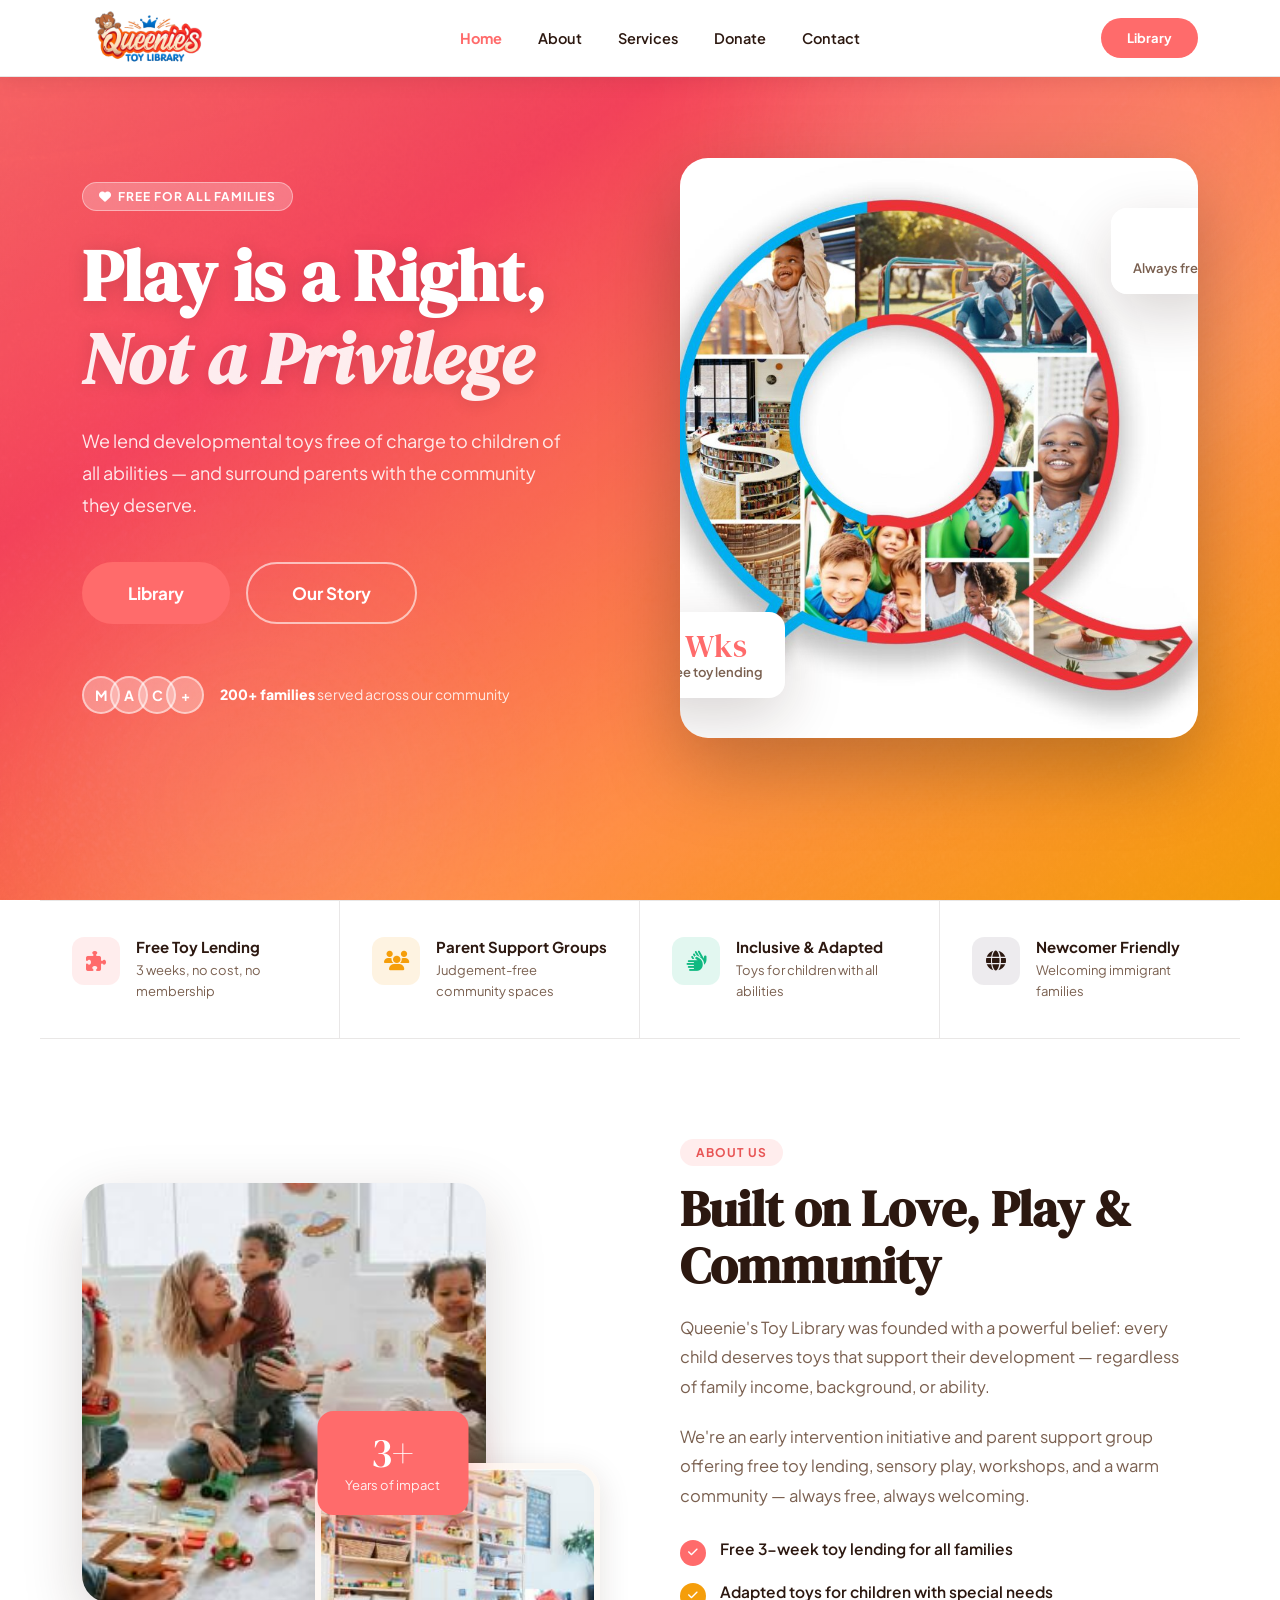
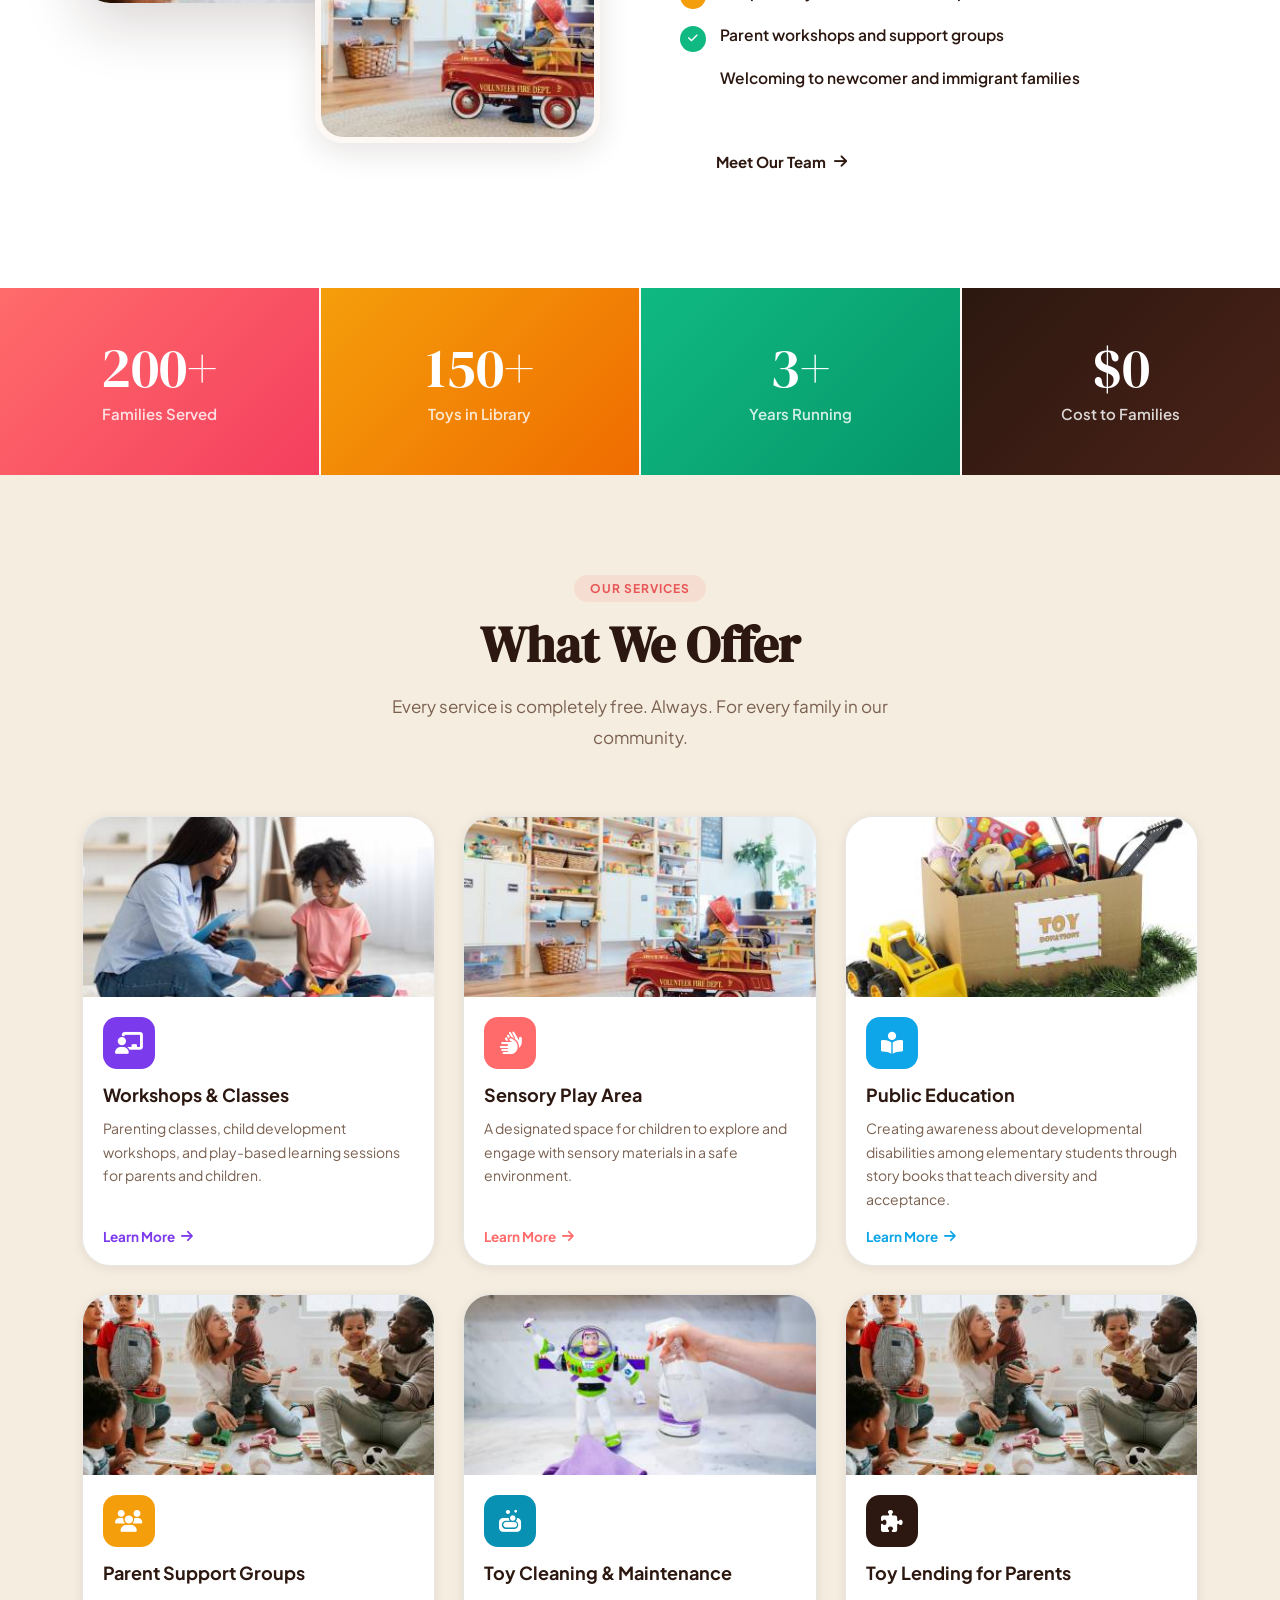
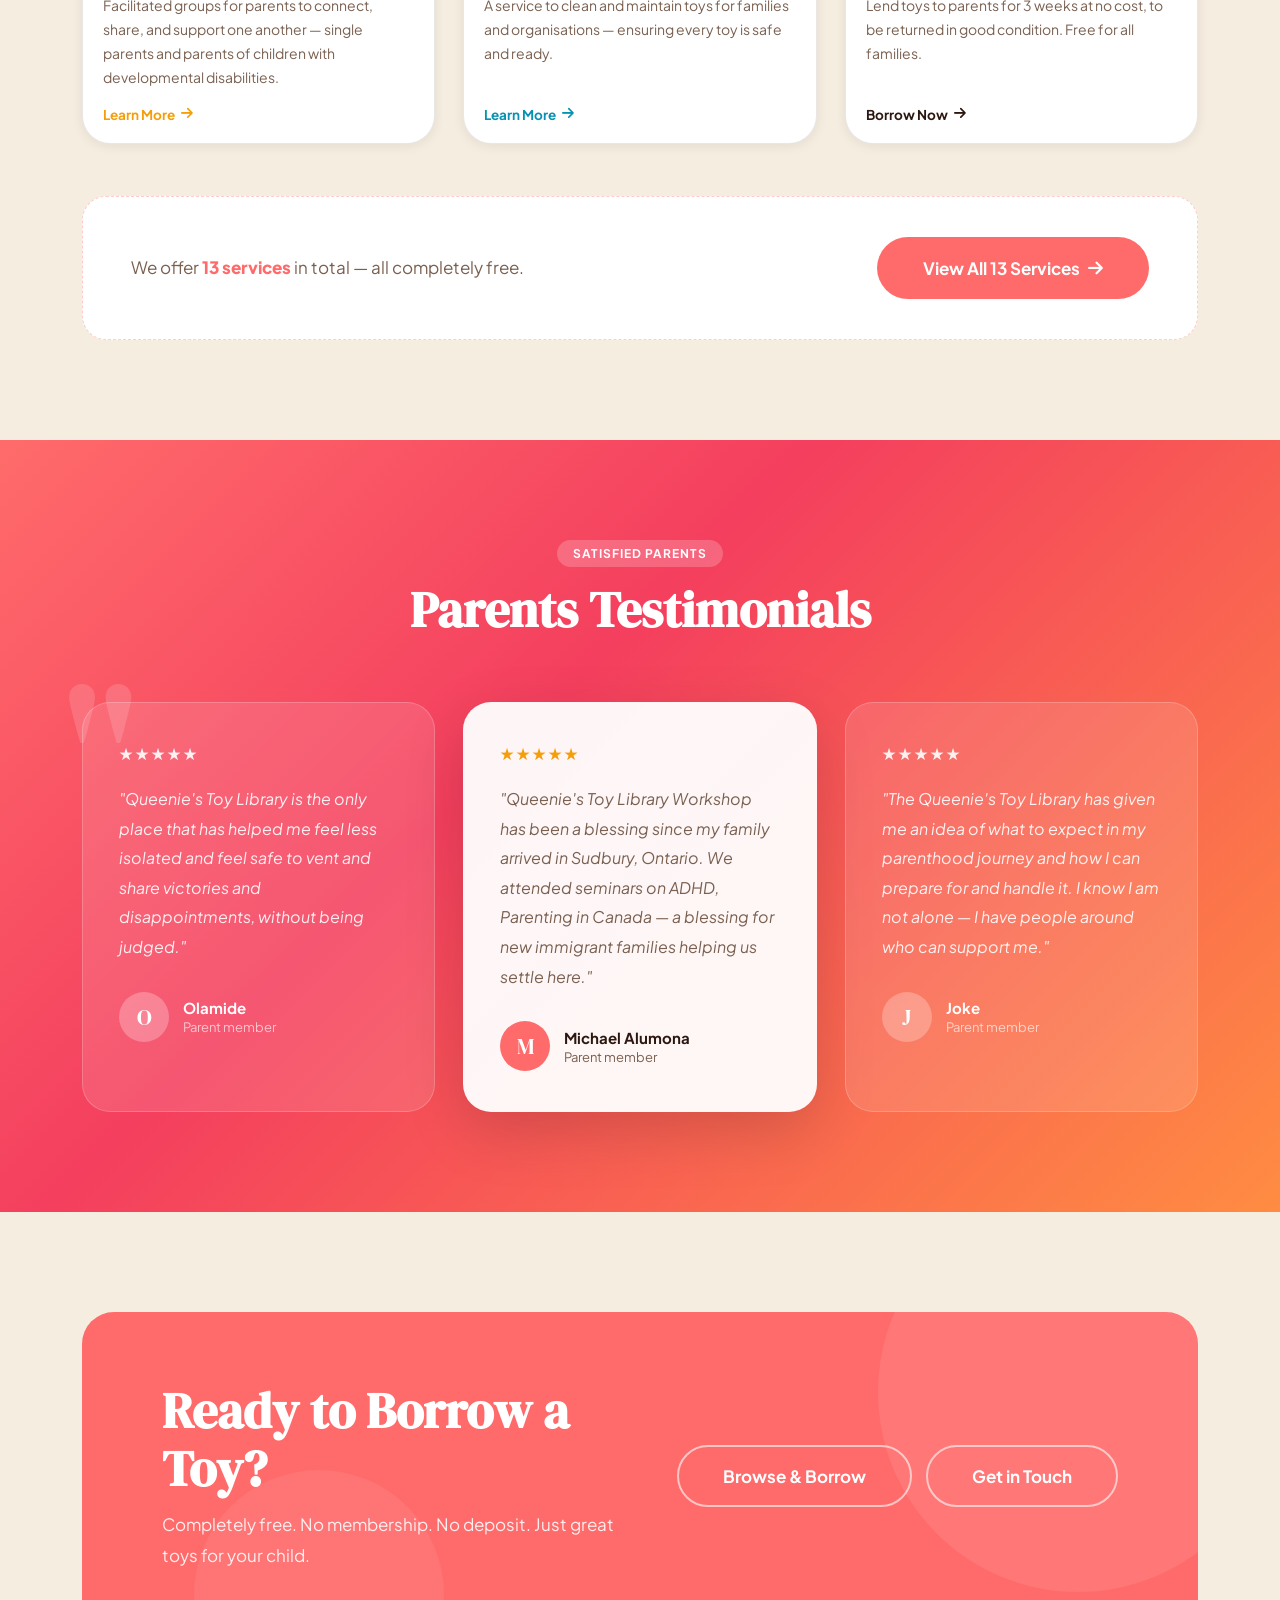
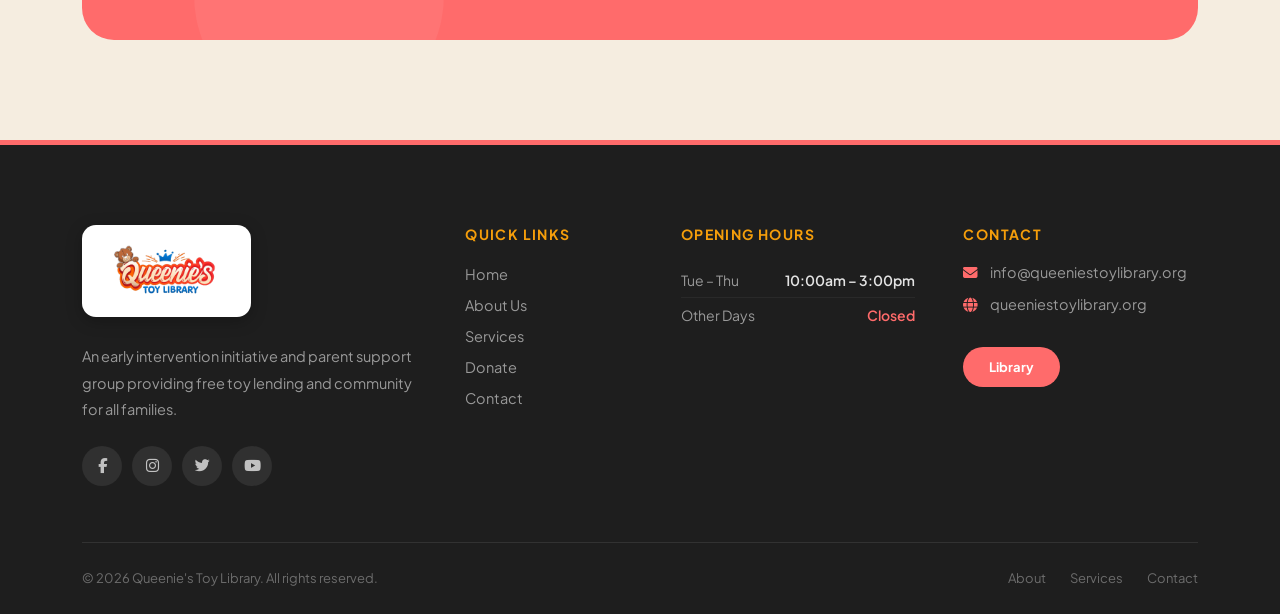
<file: index.html>
<!DOCTYPE html>
<html lang="en">
<head>
<meta charset="UTF-8">
<meta name="viewport" content="width=device-width, initial-scale=1.0">
<title>Queenie's Toy Library — Play is a Right, Not a Privilege</title>
<meta name="description" content="Free developmental toy lending and parent support for all families. An early intervention initiative in Canada.">
<link rel="icon" href="images/logo.png">
<link rel="stylesheet" href="https://cdnjs.cloudflare.com/ajax/libs/font-awesome/6.4.0/css/all.min.css">
<link rel="stylesheet" href="css/style.css">
</head>
<body>

<div id="preloader">
  <img src="images/logo.png" alt="Queenie's Toy Library">
  <div class="preloader-bar"><div class="preloader-fill"></div></div>
</div>

<!-- NAV -->
<nav class="nav" id="nav">
  <div class="container">
    <div class="nav-inner">
      <a href="index.html" class="nav-logo">
        <img src="images/logo.png" alt="Queenie's Toy Library" class="dark">
        <img src="images/logo.png" alt="Queenie's Toy Library" class="light">
      </a>
      <div class="nav-links">
        <a href="index.html" class="active">Home</a>
        <a href="pages/about.html">About</a>
        <a href="pages/services.html">Services</a>
        <a href="pages/donate.html">Donate</a>
        <a href="pages/contact.html">Contact</a>
      </div>
      <div class="nav-cta">
        <a href="https://library.queeniestoylibrary.org" class="btn btn-coral btn-sm">Library</a>
      </div>
      <div class="hamburger" id="ham"><span></span><span></span><span></span></div>
    </div>
  </div>
</nav>

<div class="mobile-nav" id="mobileNav">
  <button class="mobile-close" id="mClose">&times;</button>
  <a href="index.html">Home</a>
  <a href="pages/about.html">About</a>
  <a href="pages/services.html">Services</a>
  
  
  <a href="pages/donate.html">Donate</a>
  <a href="pages/contact.html">Contact</a>
  <div class="mobile-cta"><a href="pages/borrow.html" class="btn btn-coral" style="width:100%;justify-content:center;">Library</a></div>
</div>

<!-- HERO -->
<section class="hero">
  <div class="hero-bg"></div>
  <div class="hero-shapes">
    <div class="hero-blob hero-blob-1"></div>
    <div class="hero-blob hero-blob-2"></div>
  </div>
  <div class="container">
    <div class="hero-inner">
      <div class="hero-content">
        <div class="hero-eyebrow">
          <span class="pill pill-coral"><i class="fas fa-heart"></i> Free for All Families</span>
        </div>
        <h1 class="hero-title">Play is a Right, <em>Not a Privilege</em></h1>
        <p class="hero-desc">We lend developmental toys free of charge to children of all abilities — and surround parents with the community they deserve.</p>
        <div class="hero-actions">
          <a href="pages/borrow.html" class="btn btn-coral btn-lg">Library</a>
          <a href="pages/about.html" class="btn btn-ghost-white btn-lg">Our Story</a>
        </div>
        <div class="hero-trust">
          <div class="hero-trust-avatars">
            <span>M</span><span>A</span><span>C</span><span>+</span>
          </div>
          <p><strong>200+ families</strong> served across our community</p>
        </div>
      </div>
      <div class="hero-visual">
        <div class="hero-img-wrap">
          <img src="images/founder.jpg" alt="Queenie's Toy Library">
          <div class="hero-card hero-card-1">
            <div class="card-num">3 Wks</div>
            <div class="card-label">Free toy lending</div>
          </div>
          <div class="hero-card hero-card-2">
            <div class="card-num" style="color:#fff;">100%</div>
            <div class="card-label">Always free</div>
          </div>
        </div>
      </div>
    </div>
  </div>
</section>

<!-- FEATURE STRIP -->
<div class="feature-strip">
  <div class="container--wide">
    <div class="feature-strip-inner">
      <div class="feature-item fade-up">
        <div class="feature-icon" style="background:rgba(255,107,107,.12);color:var(--coral);"><i class="fas fa-puzzle-piece"></i></div>
        <div><h5>Free Toy Lending</h5><p>3 weeks, no cost, no membership</p></div>
      </div>
      <div class="feature-item fade-up" style="transition-delay:.1s">
        <div class="feature-icon" style="background:rgba(245,158,11,.12);color:var(--amber);"><i class="fas fa-users"></i></div>
        <div><h5>Parent Support Groups</h5><p>Judgement-free community spaces</p></div>
      </div>
      <div class="feature-item fade-up" style="transition-delay:.2s">
        <div class="feature-icon" style="background:rgba(16,185,129,.12);color:var(--sage);"><i class="fas fa-hands"></i></div>
        <div><h5>Inclusive &amp; Adapted</h5><p>Toys for children with all abilities</p></div>
      </div>
      <div class="feature-item fade-up" style="transition-delay:.3s">
        <div class="feature-icon" style="background:rgba(26,10,46,.08);color:var(--plum);"><i class="fas fa-globe"></i></div>
        <div><h5>Newcomer Friendly</h5><p>Welcoming immigrant families</p></div>
      </div>
    </div>
  </div>
</div>

<!-- ABOUT -->
<section class="section section-white">
  <div class="container">
    <div class="about-grid">
      <div class="about-imgs fade-up">
        <img src="images/gallery-1.jpg" alt="Community" class="about-img-main">
        <img src="images/gallery-3.jpg" alt="Play" class="about-img-sec">
        <div class="about-badge"><div class="n">3+</div><div class="l">Years of impact</div></div>
      </div>
      <div class="about-text fade-up" style="transition-delay:.15s">
        <span class="section-eyebrow"><span class="pill pill-coral">About Us</span></span>
        <h2 class="section-title">Built on Love, Play &amp; Community</h2>
        <p>Queenie's Toy Library was founded with a powerful belief: every child deserves toys that support their development — regardless of family income, background, or ability.</p>
        <p>We're an early intervention initiative and parent support group offering free toy lending, sensory play, workshops, and a warm community — always free, always welcoming.</p>
        <ul class="check-list">
          <li><span class="icon" style="background:var(--coral);"><i class="fas fa-check"></i></span>Free 3-week toy lending for all families</li>
          <li><span class="icon" style="background:var(--amber);"><i class="fas fa-check"></i></span>Adapted toys for children with special needs</li>
          <li><span class="icon" style="background:var(--sage);"><i class="fas fa-check"></i></span>Parent workshops and support groups</li>
          <li><span class="icon" style="background:var(--plum);"><i class="fas fa-check"></i></span>Welcoming to newcomer and immigrant families</li>
        </ul>
        <a href="pages/about.html" class="btn btn-plum">Meet Our Team <i class="fas fa-arrow-right"></i></a>
      </div>
    </div>
  </div>
</section>

<!-- STATS -->
<section class="section" style="padding:0;background:transparent;">
  <div class="stats-grid">
    <div class="stat-card fade-up">
      <div class="stat-num">200+</div>
      <div class="stat-label">Families Served</div>
    </div>
    <div class="stat-card fade-up" style="transition-delay:.1s">
      <div class="stat-num">150+</div>
      <div class="stat-label">Toys in Library</div>
    </div>
    <div class="stat-card fade-up" style="transition-delay:.2s">
      <div class="stat-num">3+</div>
      <div class="stat-label">Years Running</div>
    </div>
    <div class="stat-card fade-up" style="transition-delay:.3s">
      <div class="stat-num">$0</div>
      <div class="stat-label">Cost to Families</div>
    </div>
  </div>
</section>


<!-- SERVICES GRID — 3x2 preview, rest on services page -->
<section class="section section-cream2">
  <div class="container">
    <div class="section-header center fade-up">
      <span class="section-eyebrow"><span class="pill pill-coral">Our Services</span></span>
      <h2 class="section-title">What We Offer</h2>
      <p class="section-sub">Every service is completely free. Always. For every family in our community.</p>
    </div>
    <div class="services-grid home-services-grid">

      <div class="service-card fade-up">
        <div class="svc-img-wrap"><img src="images/gallery-2.jpg" alt="Workshops &amp; Classes"></div>
        <div class="service-icon" style="background:#7C3AED;"><i class="fas fa-chalkboard-teacher"></i></div>
        <h4>Workshops &amp; Classes</h4>
        <p>Parenting classes, child development workshops, and play-based learning sessions for parents and children.</p>
        <a href="pages/services.html" class="service-link" style="color:#7C3AED;">Learn More <i class="fas fa-arrow-right"></i></a>
      </div>

      <div class="service-card fade-up" style="transition-delay:.08s">
        <div class="svc-img-wrap"><img src="images/gallery-3.jpg" alt="Sensory Play Area"></div>
        <div class="service-icon" style="background:var(--coral);"><i class="fas fa-hands"></i></div>
        <h4>Sensory Play Area</h4>
        <p>A designated space for children to explore and engage with sensory materials in a safe environment.</p>
        <a href="pages/services.html" class="service-link" style="color:var(--coral);">Learn More <i class="fas fa-arrow-right"></i></a>
      </div>

      <div class="service-card fade-up" style="transition-delay:.16s">
        <div class="svc-img-wrap"><img src="images/gallery-4.jpg" alt="Public Education"></div>
        <div class="service-icon" style="background:#0EA5E9;"><i class="fas fa-book-reader"></i></div>
        <h4>Public Education</h4>
        <p>Creating awareness about developmental disabilities among elementary students through story books that teach diversity and acceptance.</p>
        <a href="pages/services.html" class="service-link" style="color:#0EA5E9;">Learn More <i class="fas fa-arrow-right"></i></a>
      </div>

      <div class="service-card fade-up" style="transition-delay:.24s">
        <div class="svc-img-wrap"><img src="images/gallery-1.jpg" alt="Parent Support Groups"></div>
        <div class="service-icon" style="background:var(--amber);"><i class="fas fa-users"></i></div>
        <h4>Parent Support Groups</h4>
        <p>Facilitated groups for parents to connect, share, and support one another — single parents and parents of children with developmental disabilities.</p>
        <a href="pages/services.html" class="service-link" style="color:var(--amber);">Learn More <i class="fas fa-arrow-right"></i></a>
      </div>

      <div class="service-card fade-up" style="transition-delay:.32s">
        <div class="svc-img-wrap"><img src="images/gallery-7.jpg" alt="Toy Cleaning &amp; Maintenance"></div>
        <div class="service-icon" style="background:#0891B2;"><i class="fas fa-soap"></i></div>
        <h4>Toy Cleaning &amp; Maintenance</h4>
        <p>A service to clean and maintain toys for families and organisations — ensuring every toy is safe and ready.</p>
        <a href="pages/services.html" class="service-link" style="color:#0891B2;">Learn More <i class="fas fa-arrow-right"></i></a>
      </div>

      <div class="service-card fade-up" style="transition-delay:.40s">
        <div class="svc-img-wrap"><img src="images/gallery-1.jpg" alt="Toy Lending for Parents"></div>
        <div class="service-icon" style="background:var(--dark);"><i class="fas fa-puzzle-piece"></i></div>
        <h4>Toy Lending for Parents</h4>
        <p>Lend toys to parents for 3 weeks at no cost, to be returned in good condition. Free for all families.</p>
        <a href="pages/borrow.html" class="service-link" style="color:var(--dark);">Borrow Now <i class="fas fa-arrow-right"></i></a>
      </div>

    </div>

    <!-- View all CTA -->
    <div class="services-view-more fade-up">
      <p>We offer <strong>13 services</strong> in total — all completely free.</p>
      <a href="pages/services.html" class="btn btn-coral btn-lg">View All 13 Services <i class="fas fa-arrow-right"></i></a>
    </div>
  </div>
</section>

<!-- TESTIMONIALS -->
<section class="section section-warm">
  <div class="container">
    <div class="section-header center fade-up">
      <span class="section-eyebrow"><span class="pill" style="background:rgba(255,255,255,.2);color:#fff;">Satisfied Parents</span></span>
      <h2 class="section-title white">Parents Testimonials</h2>
    </div>
    <div class="testi-wrap">
      <div class="testi-big-quote">"</div>
      <div class="testi-grid">
        <div class="testi-card fade-up">
          <div class="testi-stars">★★★★★</div>
          <p class="testi-text">"Queenie's Toy Library is the only place that has helped me feel less isolated and feel safe to vent and share victories and disappointments, without being judged."</p>
          <div class="testi-author">
            <div class="testi-avatar" style="background:rgba(255,255,255,.25);">O</div>
            <div><div class="testi-name">Olamide</div><div class="testi-role">Parent member</div></div>
          </div>
        </div>
        <div class="testi-card featured fade-up" style="transition-delay:.1s">
          <div class="testi-stars">★★★★★</div>
          <p class="testi-text">"Queenie's Toy Library Workshop has been a blessing since my family arrived in Sudbury, Ontario. We attended seminars on ADHD, Parenting in Canada — a blessing for new immigrant families helping us settle here."</p>
          <div class="testi-author">
            <div class="testi-avatar" style="background:var(--coral);">M</div>
            <div><div class="testi-name">Michael Alumona</div><div class="testi-role">Parent member</div></div>
          </div>
        </div>
        <div class="testi-card fade-up" style="transition-delay:.2s">
          <div class="testi-stars">★★★★★</div>
          <p class="testi-text">"The Queenie's Toy Library has given me an idea of what to expect in my parenthood journey and how I can prepare for and handle it. I know I am not alone — I have people around who can support me."</p>
          <div class="testi-author">
            <div class="testi-avatar" style="background:rgba(255,255,255,.25);">J</div>
            <div><div class="testi-name">Joke</div><div class="testi-role">Parent member</div></div>
          </div>
        </div>
      </div>
    </div>
  </div>
</section>

<!-- CTA BANNER -->
<section class="section section-cream2">
  <div class="container">
    <div class="cta-banner fade-up">
      <div class="cta-banner-inner">
        <div>
          <h2>Ready to Borrow a Toy?</h2>
          <p>Completely free. No membership. No deposit. Just great toys for your child.</p>
        </div>
        <div class="cta-banner-actions">
          <a href="pages/borrow.html" class="btn btn-ghost-white btn-lg">Browse &amp; Borrow</a>
          <a href="pages/contact.html" class="btn btn-ghost-white btn-lg">Get in Touch</a>
        </div>
      </div>
    </div>
  </div>
</section>

<!-- FOOTER -->
<footer class="footer">
  <div class="container">
    <div class="footer-grid">
      <div class="footer-brand">
        <div class="footer-logo-wrap"><img src="images/logo.png" alt="Queenie's Toy Library"></div>
        <p class="footer-desc">An early intervention initiative and parent support group providing free toy lending and community for all families.</p>
        <div class="footer-socials">
          <a href="#" aria-label="Facebook"><i class="fab fa-facebook-f"></i></a>
          <a href="#" aria-label="Instagram"><i class="fab fa-instagram"></i></a>
          <a href="#" aria-label="Twitter"><i class="fab fa-twitter"></i></a>
          <a href="#" aria-label="YouTube"><i class="fab fa-youtube"></i></a>
        </div>
      </div>
      <div class="footer-col">
        <h5>Quick Links</h5>
        <ul class="footer-links">
          <li><a href="index.html">Home</a></li>
          <li><a href="pages/about.html">About Us</a></li>
          <li><a href="pages/services.html">Services</a></li>
          <li></li>
          <li></li>
          <li><a href="pages/donate.html">Donate</a></li>
          <li><a href="pages/contact.html">Contact</a></li>
        </ul>
      </div>
      <div class="footer-col">
        <h5>Opening Hours</h5>
        <ul class="footer-hours">
          <li><span>Tue – Thu</span><span class="v">10:00am – 3:00pm</span></li>
          
          <li><span>Other Days</span><span class="c">Closed</span></li>
        </ul>
      </div>
      <div class="footer-col">
        <h5>Contact</h5>
        <ul class="footer-contact">
          <li><i class="fas fa-envelope"></i><a href="mailto:info@queeniestoylibrary.org">info@queeniestoylibrary.org</a></li>
          <li><i class="fas fa-globe"></i><span>queeniestoylibrary.org</span></li>
        </ul>
        <a href="pages/borrow.html" class="btn btn-coral btn-sm" style="margin-top:20px;">Library</a>
      </div>
    </div>
    <div class="footer-bottom">
      <p>&copy; 2026 Queenie's Toy Library. All rights reserved.</p>
      <div class="footer-bottom-links">
        <a href="pages/about.html">About</a>
        <a href="pages/services.html">Services</a>
        <a href="pages/contact.html">Contact</a>
      </div>
    </div>
  </div>
</footer>

<div id="btt"><i class="fas fa-arrow-up"></i></div>

<script src="js/jquery.min.js"></script>
<script>
  // Preloader
  window.addEventListener('load',()=>{ setTimeout(()=>{ document.getElementById('preloader').classList.add('done'); },800); });
  // Nav scroll
  const nav=document.getElementById('nav');
  window.addEventListener('scroll',()=>{ nav.classList.toggle('scrolled',window.scrollY>10); document.getElementById('btt').classList.toggle('show',window.scrollY>500); });
  // Mobile menu
  document.getElementById('ham').addEventListener('click',()=>document.getElementById('mobileNav').classList.add('open'));
  document.getElementById('mClose').addEventListener('click',()=>document.getElementById('mobileNav').classList.remove('open'));
  // Back to top
  document.getElementById('btt').addEventListener('click',()=>window.scrollTo({top:0,behavior:'smooth'}));
  // Scroll animations
  const observer=new IntersectionObserver((entries)=>{ entries.forEach(e=>{ if(e.isIntersecting) e.target.classList.add('visible'); }); },{threshold:.12});
  document.querySelectorAll('.fade-up').forEach(el=>observer.observe(el));
</script>
</body>
</html>
</file>
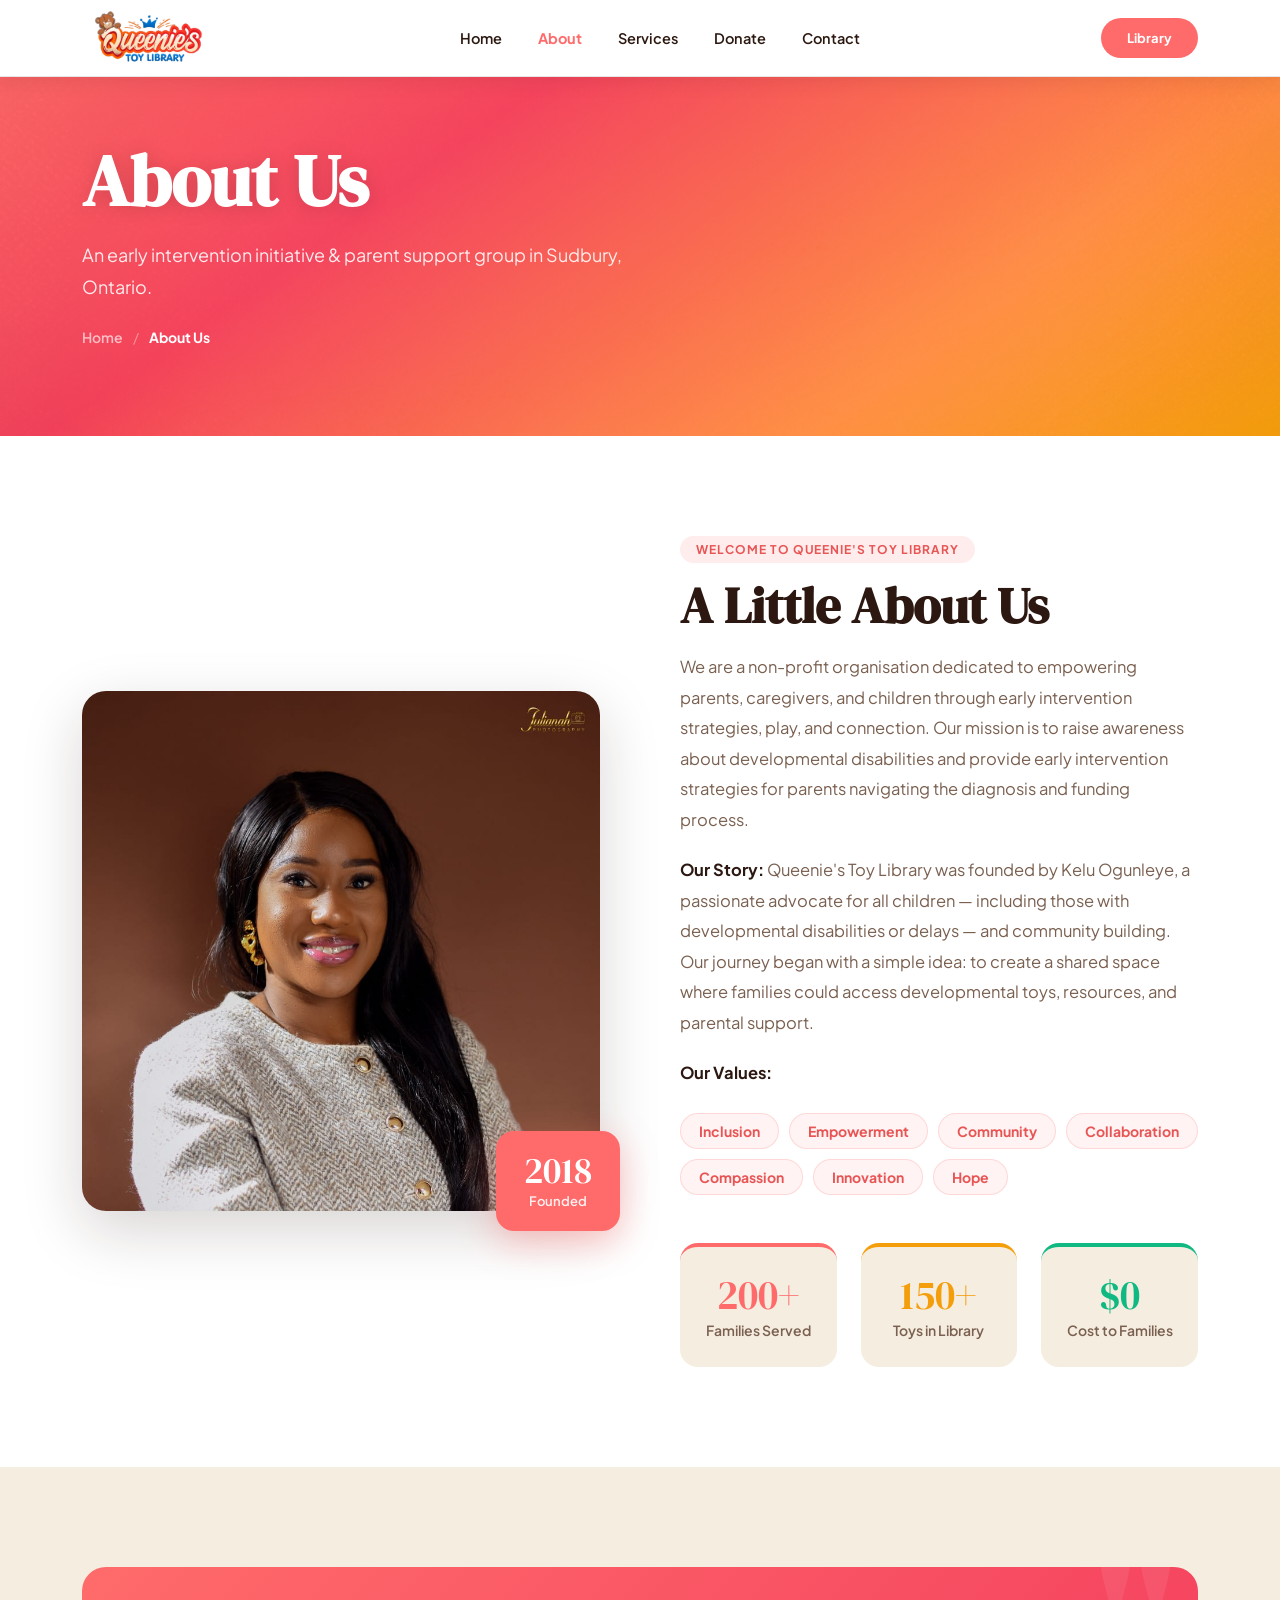
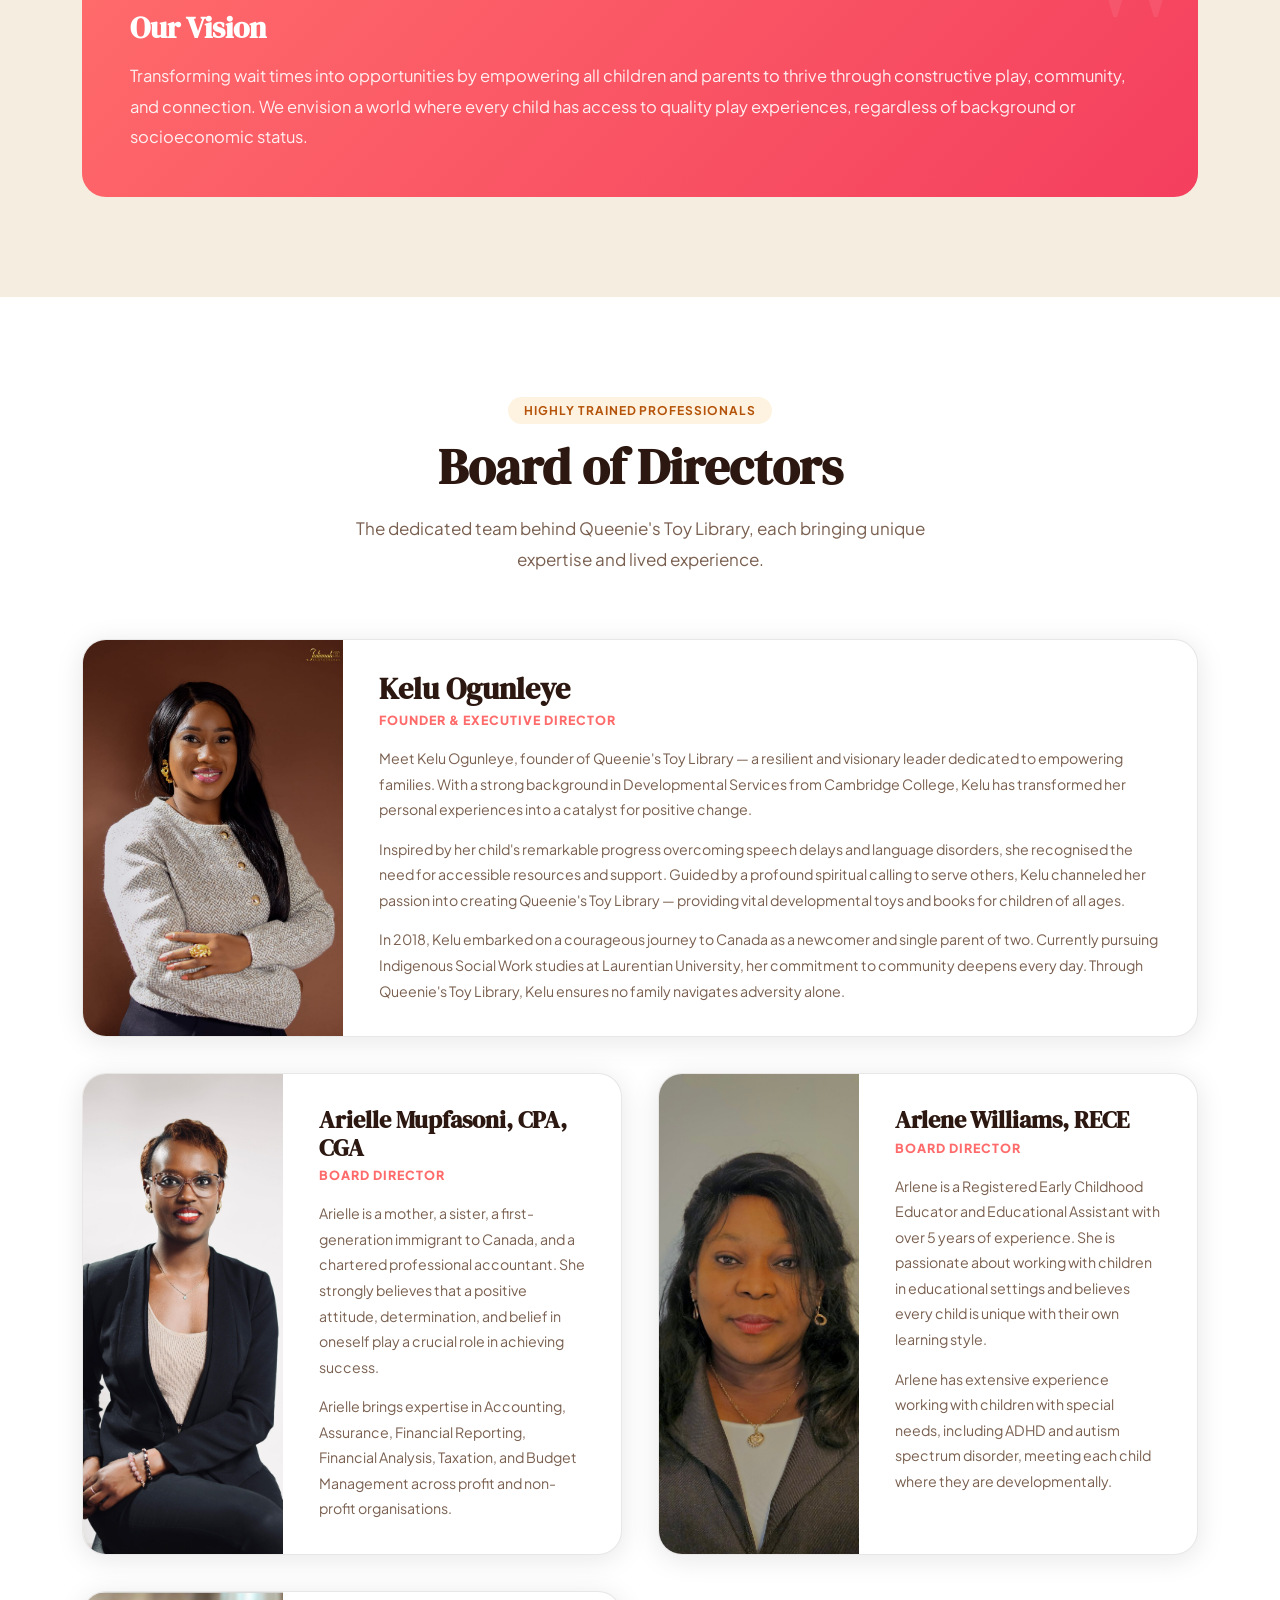
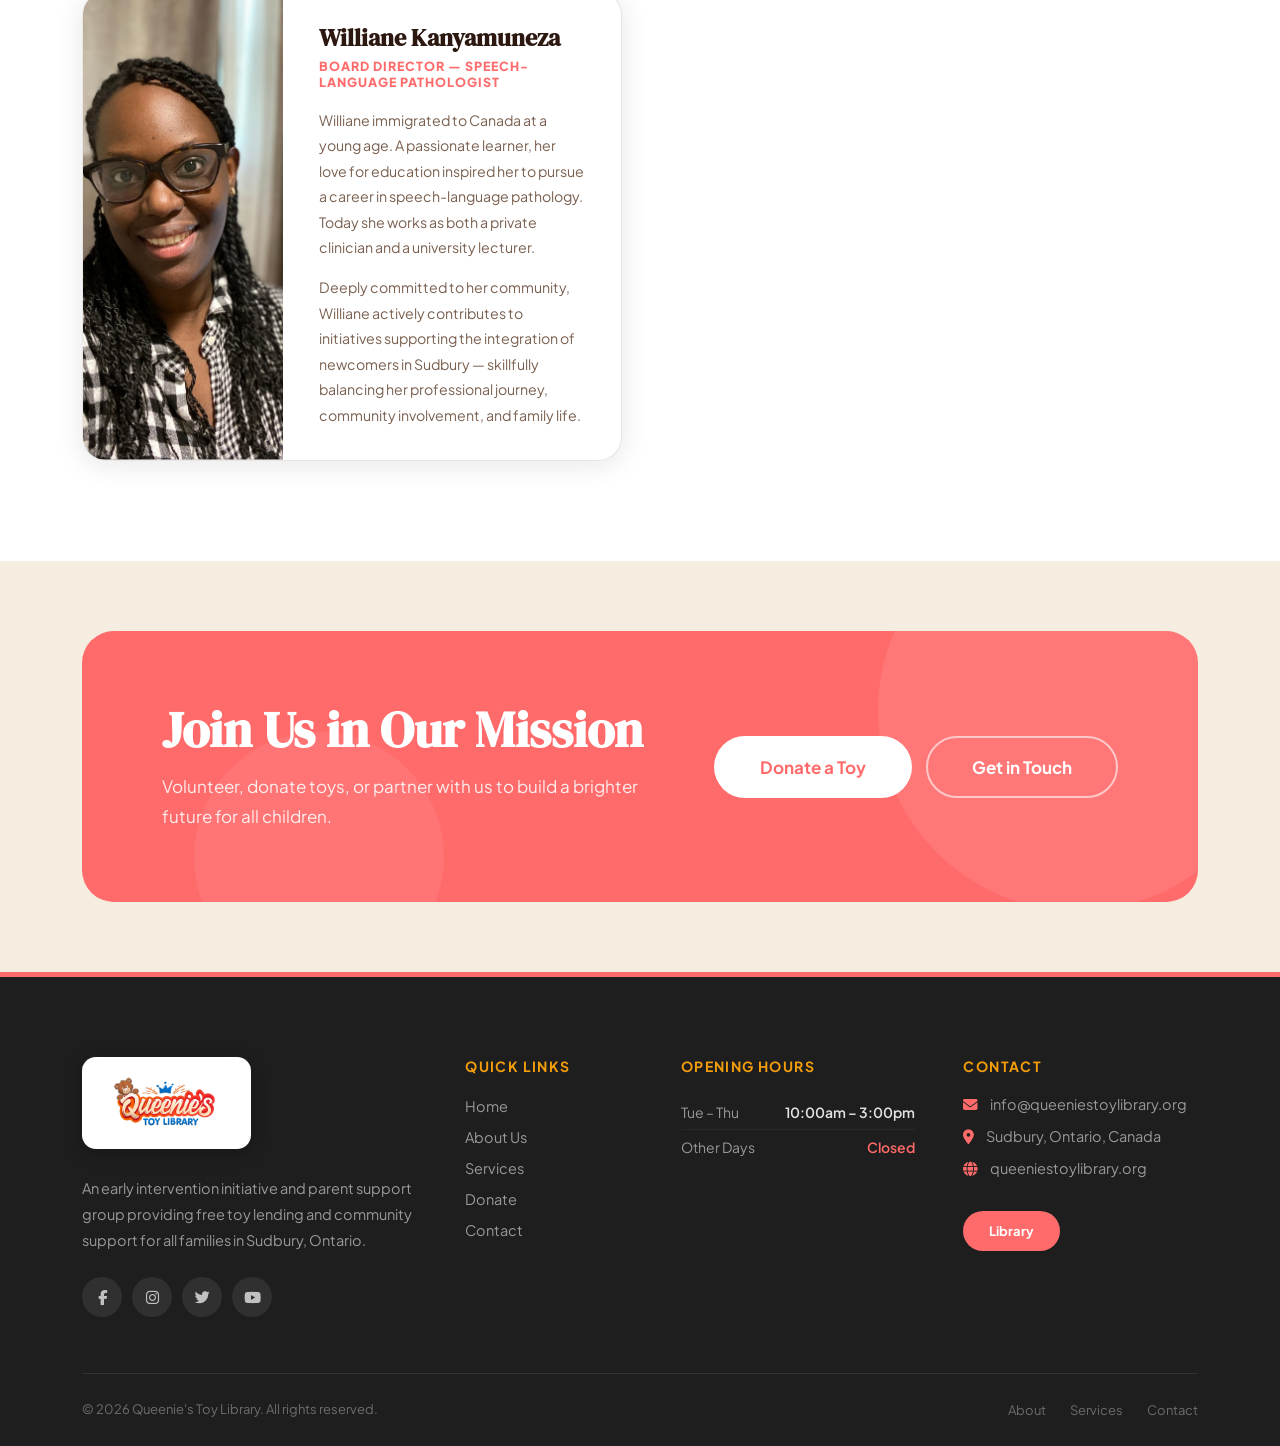
<file: pages/about.html>
<!DOCTYPE html>
<html lang="en">
<head>
<meta charset="UTF-8"><meta name="viewport" content="width=device-width, initial-scale=1.0">
<title>About Us — Queenie's Toy Library</title>
<link rel="icon" href="../images/logo.png">
<link rel="stylesheet" href="https://cdnjs.cloudflare.com/ajax/libs/font-awesome/6.4.0/css/all.min.css">
<link rel="stylesheet" href="../css/style.css">
<style>
  /* ── About page specific ── */
  .about-hero-split { display: grid; grid-template-columns: 1fr 1fr; gap: 80px; align-items: center; }
  .about-story-img { position: relative; }
  .about-story-img img { width: 100%; height: 520px; object-fit: cover; object-position: top; border-radius: 24px; box-shadow: 0 20px 60px rgba(44,24,16,.18); }
  .story-badge { position: absolute; bottom: -20px; right: -20px; background: var(--coral); color: #fff; padding: 22px 28px; border-radius: 18px; box-shadow: 0 10px 36px rgba(255,107,107,.4); text-align: center; }
  .story-badge .sb-num { font-family: 'DM Serif Display', serif; font-size: 3.6rem; line-height: 1; }
  .story-badge .sb-lbl { font-size: 1.3rem; opacity: .9; margin-top: 4px; font-weight: 600; }
  .story-text p { font-size: 1.65rem; color: var(--muted); line-height: 1.85; margin-bottom: 20px; }
  .values-wrap { display: flex; flex-wrap: wrap; gap: 10px; margin: 24px 0 32px; }
  .value-pill { background: rgba(255,107,107,.08); color: var(--coral2); border: 1.5px solid rgba(255,107,107,.2); border-radius: 100px; padding: 8px 18px; font-size: 1.4rem; font-weight: 700; }

  /* Vision box */
  .vision-box { background: linear-gradient(135deg, var(--coral) 0%, #F43F5E 100%); border-radius: 24px; padding: 44px 48px; color: #fff; position: relative; overflow: hidden; }
  .vision-box::after { content: '"'; font-family: 'DM Serif Display', serif; font-size: 20rem; color: rgba(255,255,255,.08); position: absolute; top: -40px; right: 20px; line-height: 1; pointer-events: none; }
  .vision-box h3 { font-size: 3rem; color: #fff; margin-bottom: 16px; position: relative; z-index: 1; }
  .vision-box p { font-size: 1.65rem; color: rgba(255,255,255,.9); line-height: 1.85; position: relative; z-index: 1; }

  /* Board section */
  .board-grid { display: grid; grid-template-columns: repeat(2, 1fr); gap: 36px; }
  .board-card { background: #fff; border-radius: 24px; overflow: hidden; box-shadow: 0 4px 28px rgba(44,24,16,.10); border: 1px solid var(--border); display: grid; grid-template-columns: 200px 1fr; transition: all .35s ease; }
  .board-card:hover { transform: translateY(-6px); box-shadow: 0 16px 48px rgba(44,24,16,.16); }
  .board-card-img { position: relative; }
  .board-card-img img { width: 200px; height: 100%; min-height: 260px; object-fit: cover; object-position: top; display: block; }
  .board-card-img .board-placeholder { width: 200px; min-height: 260px; display: flex; align-items: center; justify-content: center; font-size: 7rem; color: rgba(255,255,255,.5); }
  .board-card-body { padding: 32px 36px; }
  .board-card-body h3 { font-size: 2.4rem; color: var(--dark); margin-bottom: 6px; }
  .board-card-role { font-size: 1.25rem; font-weight: 800; text-transform: uppercase; letter-spacing: .08em; color: var(--coral); margin-bottom: 18px; display: block; }
  .board-card-body p { font-size: 1.42rem; color: var(--muted); line-height: 1.8; }

  /* Founder card — full width, more prominent */
  .board-card.founder { grid-column: span 2; grid-template-columns: 260px 1fr; }
  .board-card.founder .board-card-img img,
  .board-card.founder .board-card-img .board-placeholder { width: 260px; min-height: 340px; }
  .board-card.founder .board-card-body h3 { font-size: 3rem; }

  /* Stat strip */
  .about-stat-strip { display: grid; grid-template-columns: repeat(3, 1fr); gap: 24px; margin-top: 48px; }
  .about-stat { text-align: center; padding: 28px 20px; background: var(--cream2); border-radius: 18px; border-top: 4px solid; }
  .about-stat .n { font-family: 'DM Serif Display', serif; font-size: 4rem; line-height: 1; margin-bottom: 6px; }
  .about-stat .l { font-size: 1.4rem; color: var(--muted); font-weight: 600; }

  @media (max-width:900px) {
    .about-hero-split { grid-template-columns: 1fr; }
    .about-story-img { display: none; }
    .board-grid { grid-template-columns: 1fr; }
    .board-card, .board-card.founder { grid-template-columns: 1fr; grid-column: span 1; }
    .board-card-img img, .board-card-img .board-placeholder,
    .board-card.founder .board-card-img img,
    .board-card.founder .board-card-img .board-placeholder { width: 100%; min-height: 240px; }
    .vision-box { padding: 32px 28px; }
    .about-stat-strip { grid-template-columns: 1fr; }
  }
</style>
</head>
<body>

<div id="preloader"><img src="../images/logo.png" alt=""><div class="preloader-bar"><div class="preloader-fill"></div></div></div>

<nav class="nav" id="nav"><div class="container"><div class="nav-inner">
  <a href="../index.html" class="nav-logo"><img src="../images/logo.png" alt="Queenie's Toy Library" class="dark"></a>
  <div class="nav-links">
    <a href="../index.html">Home</a>
    <a href="about.html" class="active">About</a>
    <a href="services.html">Services</a>
    <a href="donate.html">Donate</a>
    <a href="contact.html">Contact</a>
  </div>
  <div class="nav-cta"><a href="https://library.queeniestoylibrary.org" class="btn btn-coral btn-sm">Library</a></div>
  <div class="hamburger" id="ham"><span></span><span></span><span></span></div>
</div></div></nav>

<div class="mobile-nav" id="mobileNav">
  <button class="mobile-close" id="mClose">&times;</button>
  <a href="../index.html">Home</a><a href="about.html">About</a><a href="services.html">Services</a>
  
  <a href="donate.html">Donate</a><a href="contact.html">Contact</a>
  <div class="mobile-cta"><a href="https://library.queeniestoylibrary.org" class="btn btn-coral" style="width:100%;justify-content:center;">Library</a></div>
</div>

<!-- Page Header -->
<section class="page-hero">
  <div class="container page-hero-inner">
    <h1>About Us</h1>
    <p>An early intervention initiative &amp; parent support group in Sudbury, Ontario.</p>
    <div class="breadcrumb"><a href="../index.html">Home</a><span>/</span><span class="current">About Us</span></div>
  </div>
</section>

<!-- ══ WELCOME + STORY ══ -->
<section class="section section-white">
  <div class="container">
    <div class="about-hero-split">
      <div class="about-story-img fade-up">
        <img src="../images/kelu.jpg" alt="Kelu Ogunleye — Founder">
        <div class="story-badge">
          <div class="sb-num">2018</div>
          <div class="sb-lbl">Founded</div>
        </div>
      </div>
      <div class="story-text fade-up" style="transition-delay:.12s;">
        <span class="section-eyebrow"><span class="pill pill-coral">Welcome to Queenie's Toy Library</span></span>
        <h2 class="section-title">A Little About Us</h2>
        <p>We are a non-profit organisation dedicated to empowering parents, caregivers, and children through early intervention strategies, play, and connection. Our mission is to raise awareness about developmental disabilities and provide early intervention strategies for parents navigating the diagnosis and funding process.</p>
        <p><strong style="color:var(--dark);">Our Story:</strong> Queenie's Toy Library was founded by Kelu Ogunleye, a passionate advocate for all children — including those with developmental disabilities or delays — and community building. Our journey began with a simple idea: to create a shared space where families could access developmental toys, resources, and parental support.</p>

        <p style="margin-bottom:8px;"><strong style="color:var(--dark);">Our Values:</strong></p>
        <div class="values-wrap">
          <span class="value-pill">Inclusion</span>
          <span class="value-pill">Empowerment</span>
          <span class="value-pill">Community</span>
          <span class="value-pill">Collaboration</span>
          <span class="value-pill">Compassion</span>
          <span class="value-pill">Innovation</span>
          <span class="value-pill">Hope</span>
        </div>

        <div class="about-stat-strip">
          <div class="about-stat" style="border-color:var(--coral);">
            <div class="n" style="color:var(--coral);">200+</div>
            <div class="l">Families Served</div>
          </div>
          <div class="about-stat" style="border-color:var(--amber);">
            <div class="n" style="color:var(--amber);">150+</div>
            <div class="l">Toys in Library</div>
          </div>
          <div class="about-stat" style="border-color:var(--sage);">
            <div class="n" style="color:var(--sage);">$0</div>
            <div class="l">Cost to Families</div>
          </div>
        </div>
      </div>
    </div>
  </div>
</section>

<!-- ══ VISION ══ -->
<section class="section section-cream2">
  <div class="container">
    <div class="vision-box fade-up">
      <h3>Our Vision</h3>
      <p>Transforming wait times into opportunities by empowering all children and parents to thrive through constructive play, community, and connection. We envision a world where every child has access to quality play experiences, regardless of background or socioeconomic status.</p>
    </div>
  </div>
</section>

<!-- ══ BOARD OF DIRECTORS ══ -->
<section class="section section-white">
  <div class="container">
    <div class="section-header center fade-up">
      <span class="section-eyebrow"><span class="pill pill-amber">Highly Trained Professionals</span></span>
      <h2 class="section-title">Board of Directors</h2>
      <p class="section-sub">The dedicated team behind Queenie's Toy Library, each bringing unique expertise and lived experience.</p>
    </div>

    <div class="board-grid">

      <!-- Kelu — Founder, full width -->
      <div class="board-card founder fade-up">
        <div class="board-card-img">
<img src="../images/kelu.jpg" alt="Kelu Ogunleye" style="width:260px;height:100%;min-height:340px;object-fit:cover;object-position:top;display:block;">
        </div>
        <div class="board-card-body">
          <h3>Kelu Ogunleye</h3>
          <span class="board-card-role">Founder &amp; Executive Director</span>
          <p>Meet Kelu Ogunleye, founder of Queenie's Toy Library — a resilient and visionary leader dedicated to empowering families. With a strong background in Developmental Services from Cambridge College, Kelu has transformed her personal experiences into a catalyst for positive change.</p>
          <p style="margin-top:14px;">Inspired by her child's remarkable progress overcoming speech delays and language disorders, she recognised the need for accessible resources and support. Guided by a profound spiritual calling to serve others, Kelu channeled her passion into creating Queenie's Toy Library — providing vital developmental toys and books for children of all ages.</p>
          <p style="margin-top:14px;">In 2018, Kelu embarked on a courageous journey to Canada as a newcomer and single parent of two. Currently pursuing Indigenous Social Work studies at Laurentian University, her commitment to community deepens every day. Through Queenie's Toy Library, Kelu ensures no family navigates adversity alone.</p>
        </div>
      </div>

      <!-- Arielle -->
      <div class="board-card fade-up" style="transition-delay:.1s;">
        <div class="board-card-img">
  <img src="../images/arielle.jpg" alt="Arielle Mupfasoni" style="width:200px;height:100%;min-height:260px;object-fit:cover;object-position:top;display:block;">
        </div>
        <div class="board-card-body">
          <h3>Arielle Mupfasoni, CPA, CGA</h3>
          <span class="board-card-role">Board Director</span>
          <p>Arielle is a mother, a sister, a first-generation immigrant to Canada, and a chartered professional accountant. She strongly believes that a positive attitude, determination, and belief in oneself play a crucial role in achieving success.</p>
          <p style="margin-top:14px;">Arielle brings expertise in Accounting, Assurance, Financial Reporting, Financial Analysis, Taxation, and Budget Management across profit and non-profit organisations.</p>
        </div>
      </div>

      <!-- Arlene -->
      <div class="board-card fade-up" style="transition-delay:.2s;">
        <div class="board-card-img">
  <img src="../images/arlene.jpg" alt="Arlene Williams" style="width:200px;height:100%;min-height:260px;object-fit:cover;object-position:top;display:block;">
        </div>
        <div class="board-card-body">
          <h3>Arlene Williams, RECE</h3>
          <span class="board-card-role">Board Director</span>
          <p>Arlene is a Registered Early Childhood Educator and Educational Assistant with over 5 years of experience. She is passionate about working with children in educational settings and believes every child is unique with their own learning style.</p>
          <p style="margin-top:14px;">Arlene has extensive experience working with children with special needs, including ADHD and autism spectrum disorder, meeting each child where they are developmentally.</p>
        </div>
      </div>

      <!-- Williane -->
      <div class="board-card fade-up" style="transition-delay:.3s;">
        <div class="board-card-img">
  <img src="../images/williane.png" alt="Williane Kanyamuneza" style="width:200px;height:100%;min-height:260px;object-fit:cover;object-position:top;display:block;">
        </div>
        <div class="board-card-body">
          <h3>Williane Kanyamuneza</h3>
          <span class="board-card-role">Board Director — Speech-Language Pathologist</span>
          <p>Williane immigrated to Canada at a young age. A passionate learner, her love for education inspired her to pursue a career in speech-language pathology. Today she works as both a private clinician and a university lecturer.</p>
          <p style="margin-top:14px;">Deeply committed to her community, Williane actively contributes to initiatives supporting the integration of newcomers in Sudbury — skillfully balancing her professional journey, community involvement, and family life.</p>
        </div>
      </div>

    </div>
  </div>
</section>

<!-- ══ JOIN US CTA ══ -->
<section class="section" style="padding:70px 0;background:var(--cream2);">
  <div class="container">
    <div class="cta-banner fade-up">
      <div class="cta-banner-inner">
        <div>
          <h2>Join Us in Our Mission</h2>
          <p>Volunteer, donate toys, or partner with us to build a brighter future for all children.</p>
        </div>
        <div class="cta-banner-actions">
          <a href="donate.html" class="btn btn-white btn-lg">Donate a Toy</a>
          <a href="contact.html" class="btn btn-ghost-white btn-lg">Get in Touch</a>
        </div>
      </div>
    </div>
  </div>
</section>

<!-- Footer -->
<footer class="footer">
  <div class="container">
    <div class="footer-grid">
      <div class="footer-brand">
        <div class="footer-logo-wrap"><img src="../images/logo.png" alt="Queenie's Toy Library"></div>
        <p class="footer-desc">An early intervention initiative and parent support group providing free toy lending and community support for all families in Sudbury, Ontario.</p>
        <div class="footer-socials">
          <a href="#" aria-label="Facebook"><i class="fab fa-facebook-f"></i></a>
          <a href="#" aria-label="Instagram"><i class="fab fa-instagram"></i></a>
          <a href="#" aria-label="Twitter"><i class="fab fa-twitter"></i></a>
          <a href="#" aria-label="YouTube"><i class="fab fa-youtube"></i></a>
        </div>
      </div>
      <div class="footer-col">
        <h5>Quick Links</h5>
        <ul class="footer-links">
          <li><a href="../index.html">Home</a></li>
          <li><a href="about.html">About Us</a></li>
          <li><a href="services.html">Services</a></li>
          <li></li>
          <li></li>
          <li><a href="donate.html">Donate</a></li>
          <li><a href="contact.html">Contact</a></li>
        </ul>
      </div>
      <div class="footer-col">
        <h5>Opening Hours</h5>
        <ul class="footer-hours">
          <li><span>Tue – Thu</span><span class="v">10:00am – 3:00pm</span></li>
          
          <li><span>Other Days</span><span class="c">Closed</span></li>
        </ul>
      </div>
      <div class="footer-col">
        <h5>Contact</h5>
        <ul class="footer-contact">
          <li><i class="fas fa-envelope"></i><a href="mailto:info@queeniestoylibrary.org">info@queeniestoylibrary.org</a></li>
          <li><i class="fas fa-map-marker-alt"></i><span>Sudbury, Ontario, Canada</span></li>
          <li><i class="fas fa-globe"></i><span>queeniestoylibrary.org</span></li>
        </ul>
        <a href="borrow.html" class="btn btn-coral btn-sm" style="margin-top:20px;">Library</a>
      </div>
    </div>
    <div class="footer-bottom">
      <p>&copy; 2026 Queenie's Toy Library. All rights reserved.</p>
      <div class="footer-bottom-links">
        <a href="about.html">About</a>
        <a href="services.html">Services</a>
        <a href="contact.html">Contact</a>
      </div>
    </div>
  </div>
</footer>

<div id="btt"><i class="fas fa-arrow-up"></i></div>

<script src="../js/jquery.min.js"></script>
<script>
  window.addEventListener('load',()=>{setTimeout(()=>{document.getElementById('preloader').classList.add('done');},800);});
  const nav=document.getElementById('nav');
  window.addEventListener('scroll',()=>{
    nav.classList.toggle('scrolled',window.scrollY>10);
    document.getElementById('btt').classList.toggle('show',window.scrollY>500);
  });
  document.getElementById('ham').addEventListener('click',()=>document.getElementById('mobileNav').classList.add('open'));
  document.getElementById('mClose').addEventListener('click',()=>document.getElementById('mobileNav').classList.remove('open'));
  document.getElementById('btt').addEventListener('click',()=>window.scrollTo({top:0,behavior:'smooth'}));
  const obs=new IntersectionObserver(e=>e.forEach(x=>{if(x.isIntersecting)x.target.classList.add('visible');}),{threshold:.1});
  document.querySelectorAll('.fade-up').forEach(el=>obs.observe(el));
</script>
</body>
</html>
</file>
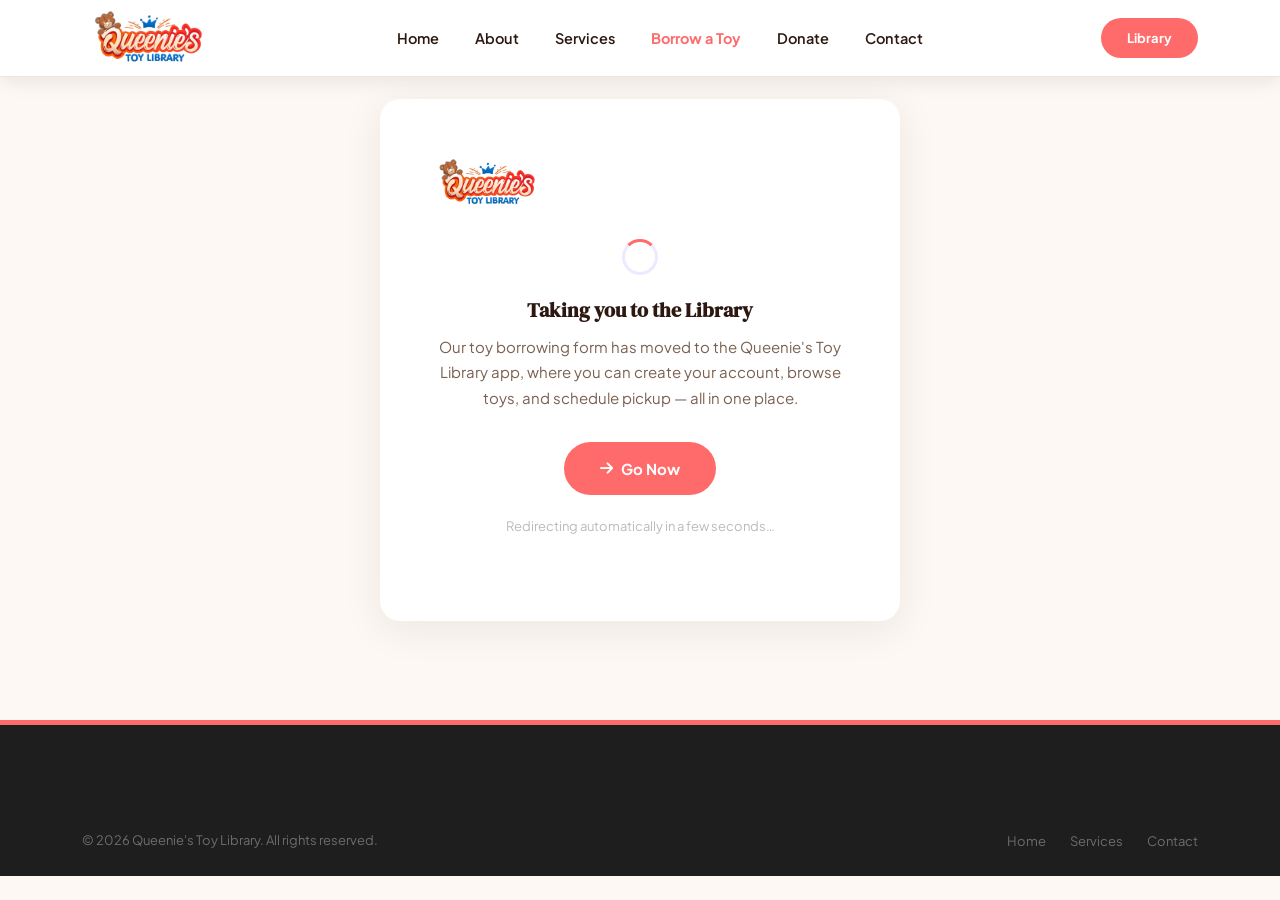
<file: pages/borrow.html>
<!DOCTYPE html>
<html lang="en">
<head>
<meta charset="UTF-8">
<meta name="viewport" content="width=device-width, initial-scale=1.0">
<title>Borrow a Toy — Queenie's Toy Library</title>
<link rel="icon" href="../images/logo.png">
<meta http-equiv="refresh" content="4;url=https://library.queeniestoylibrary.org/register.php">
<link rel="stylesheet" href="https://cdnjs.cloudflare.com/ajax/libs/font-awesome/6.4.0/css/all.min.css">
<link rel="stylesheet" href="../css/style.css">
<style>
  .redirect-wrap {
    min-height: 80vh;
    display: flex;
    align-items: center;
    justify-content: center;
    text-align: center;
    padding: 60px 24px;
  }
  .redirect-card {
    max-width: 520px;
    background: #fff;
    border-radius: 20px;
    padding: 52px 48px;
    box-shadow: 0 8px 40px rgba(44,24,16,.08);
  }
  .redirect-card img { height: 64px; margin-bottom: 24px; }
  .redirect-card h1 { font-size: 2rem; color: var(--plum); margin-bottom: 12px; }
  .redirect-card p  { color: var(--muted); font-size: 1.5rem; line-height: 1.7; margin-bottom: 32px; }
  .redirect-spinner {
    width: 36px; height: 36px;
    border: 3px solid #f0e8ff;
    border-top-color: var(--coral);
    border-radius: 50%;
    animation: spin .8s linear infinite;
    margin: 0 auto 24px;
  }
  @keyframes spin { to { transform: rotate(360deg); } }
</style>
</head>
<body>
<nav class="nav" id="nav"><div class="container"><div class="nav-inner">
  <a href="../index.html" class="nav-logo"><img src="../images/logo.png" alt="Queenie's Toy Library" class="dark"></a>
  <div class="nav-links"><a href="../index.html">Home</a><a href="about.html">About</a><a href="services.html">Services</a><a href="borrow.html" class="active">Borrow a Toy</a><a href="donate.html">Donate</a><a href="contact.html">Contact</a></div>
  <div class="nav-cta"><a href="https://library.queeniestoylibrary.org" class="btn btn-coral btn-sm">Library</a></div>
  <div class="hamburger" id="ham"><span></span><span></span><span></span></div>
</div></div></nav>
<div class="mobile-nav" id="mobileNav"><button class="mobile-close" id="mClose">&times;</button><a href="../index.html">Home</a><a href="about.html">About</a><a href="services.html">Services</a><a href="donate.html">Donate</a><a href="contact.html">Contact</a><div class="mobile-cta"><a href="https://library.queeniestoylibrary.org" class="btn btn-coral" style="width:100%;justify-content:center;">Library</a></div></div>

<div class="redirect-wrap">
  <div class="redirect-card fade-up visible">
    <img src="../images/logo.png" alt="Queenie's Toy Library">
    <div class="redirect-spinner"></div>
    <h1>Taking you to the Library</h1>
    <p>Our toy borrowing form has moved to the Queenie's Toy Library app, where you can create your account, browse toys, and schedule pickup — all in one place.</p>
    <a href="https://library.queeniestoylibrary.org/register.php" class="btn btn-coral">
      <i class="fas fa-arrow-right"></i> Go Now
    </a>
    <p style="margin-top:20px;font-size:1.3rem;color:#bbb;">Redirecting automatically in a few seconds…</p>
  </div>
</div>

<footer class="footer"><div class="container"><div class="footer-bottom"><p>&copy; 2026 Queenie's Toy Library. All rights reserved.</p><div class="footer-bottom-links"><a href="../index.html">Home</a><a href="services.html">Services</a><a href="contact.html">Contact</a></div></div></div></footer>

<script src="../js/jquery.min.js"></script>
<script>
  const nav = document.getElementById('nav');
  window.addEventListener('scroll', () => nav.classList.toggle('scrolled', window.scrollY > 60));
  document.getElementById('ham').addEventListener('click', () => document.getElementById('mobileNav').classList.add('open'));
  document.getElementById('mClose').addEventListener('click', () => document.getElementById('mobileNav').classList.remove('open'));
</script>
</body>
</html>
</file>
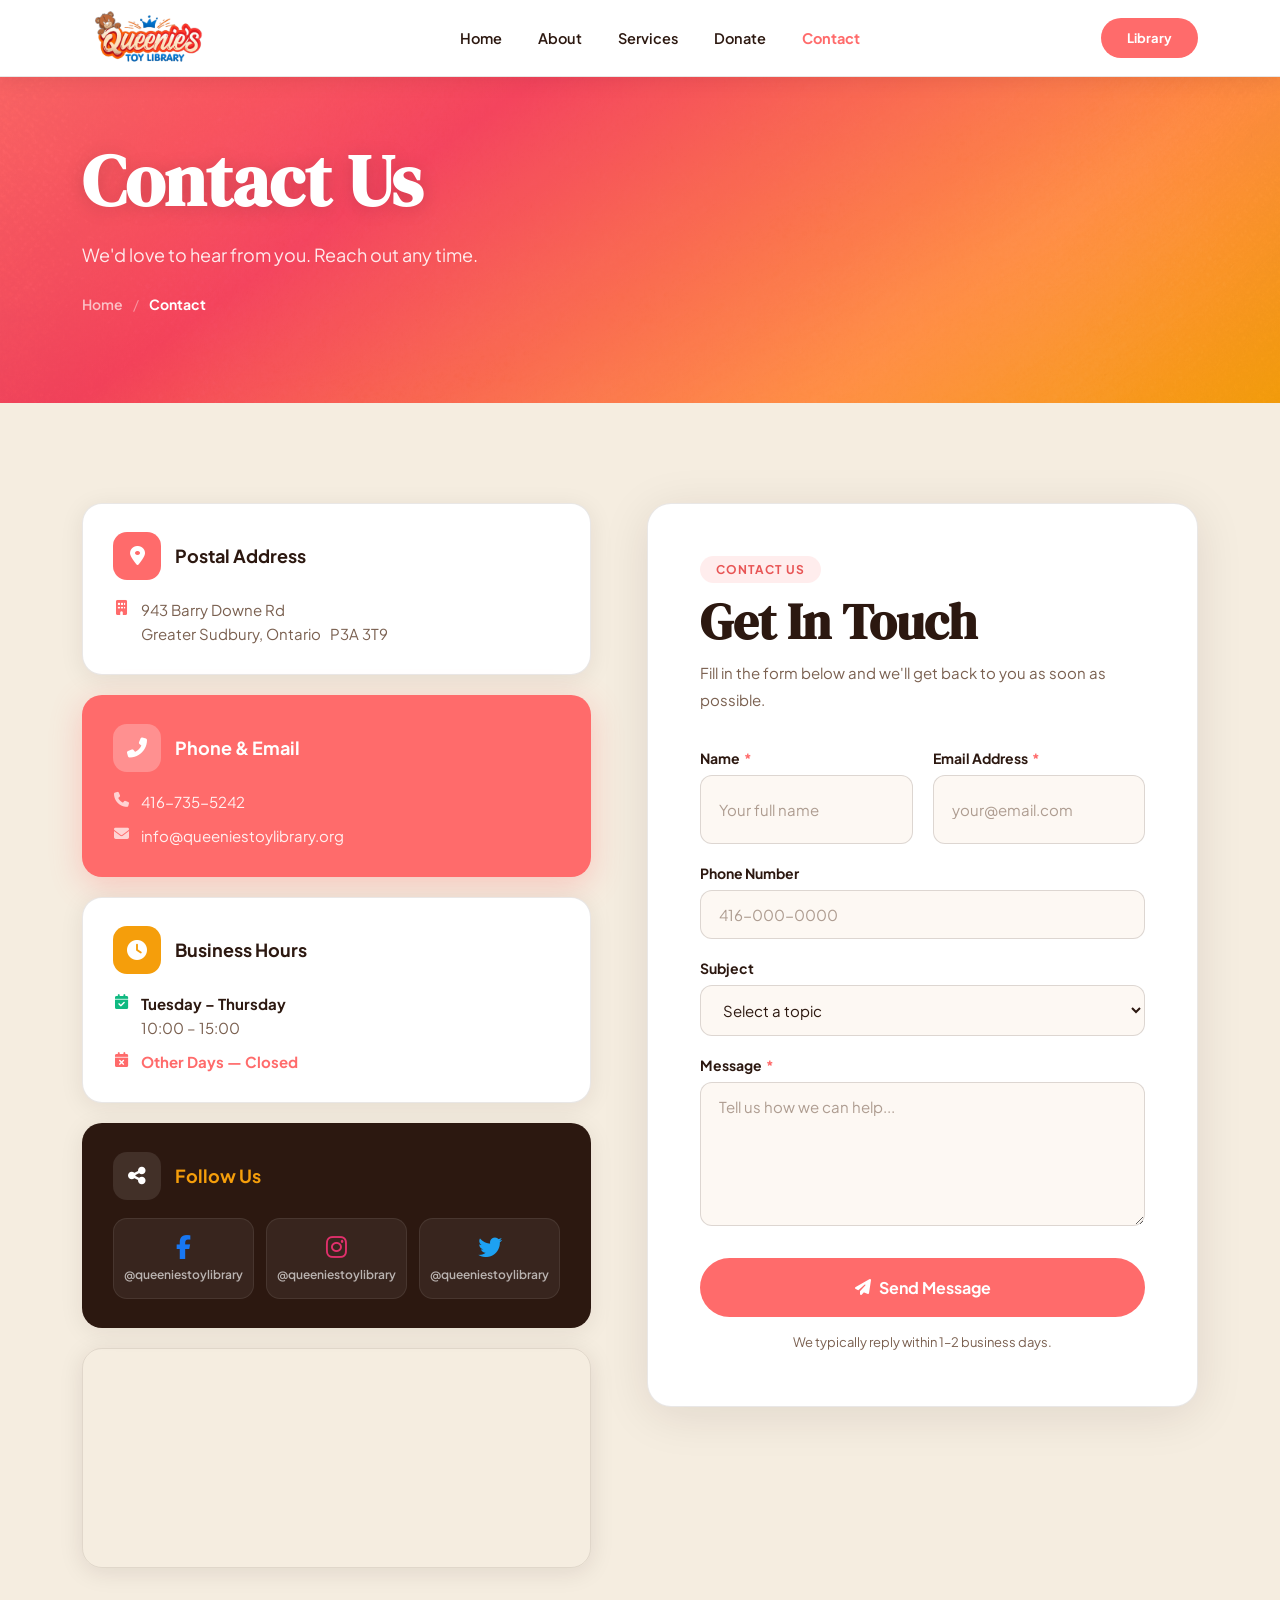
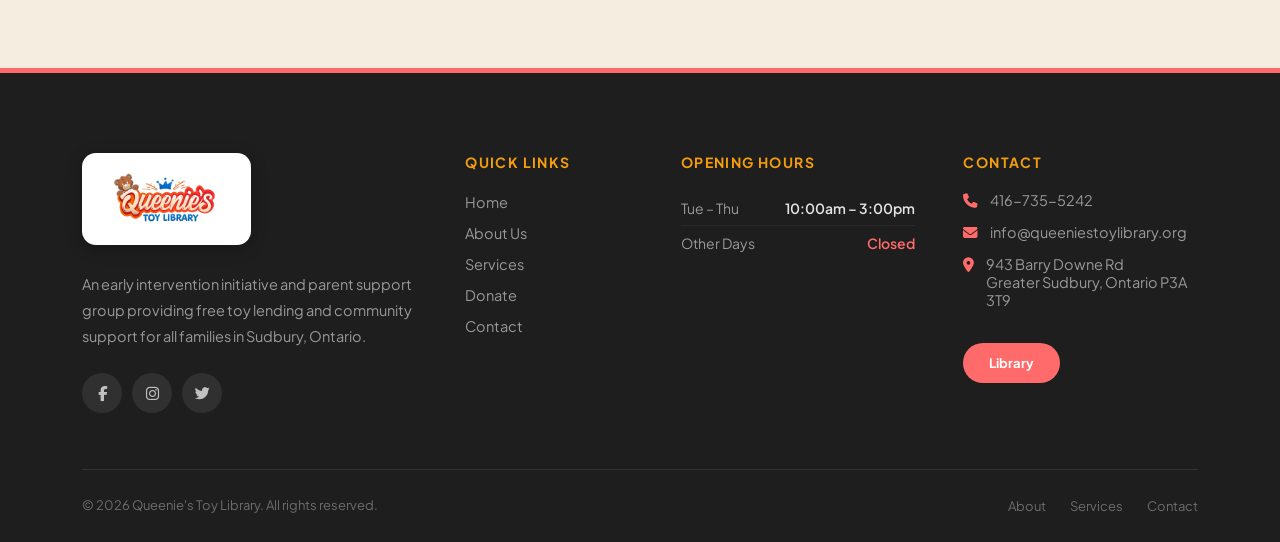
<file: pages/contact.html>
<!DOCTYPE html>
<html lang="en">
<head>
<meta charset="UTF-8"><meta name="viewport" content="width=device-width, initial-scale=1.0">
<title>Contact — Queenie's Toy Library</title>
<link rel="icon" href="../images/logo.png">
<link rel="stylesheet" href="https://cdnjs.cloudflare.com/ajax/libs/font-awesome/6.4.0/css/all.min.css">
<link rel="stylesheet" href="../css/style.css">
<style>
  /* ── Contact page specific ── */
  .contact-layout { display: grid; grid-template-columns: 1fr 1.6fr; gap: 56px; align-items: start; }

  /* Info panel */
  .contact-info-panel { display: flex; flex-direction: column; gap: 20px; }
  .info-card {
    background: #fff; border-radius: 20px; padding: 28px 30px;
    box-shadow: 0 4px 24px rgba(44,24,16,.08); border: 1px solid var(--border);
    transition: transform .3s ease, box-shadow .3s ease;
  }
  .info-card:hover { transform: translateY(-4px); box-shadow: 0 12px 36px rgba(44,24,16,.13); }
  .info-card.featured { background: var(--coral); border-color: transparent; box-shadow: 0 8px 32px rgba(255,107,107,.3); }
  .info-card-head { display: flex; align-items: center; gap: 14px; margin-bottom: 18px; }
  .info-card-icon {
    width: 48px; height: 48px; border-radius: 14px;
    display: flex; align-items: center; justify-content: center;
    font-size: 2rem; color: #fff; flex-shrink: 0;
  }
  .info-card h4 { font-size: 1.8rem; color: var(--dark); }
  .info-card.featured h4 { color: #fff; }
  .info-card ul { list-style: none; padding: 0; }
  .info-card ul li {
    display: flex; align-items: flex-start; gap: 12px;
    font-size: 1.5rem; color: var(--muted); margin-bottom: 10px; line-height: 1.6;
  }
  .info-card ul li:last-child { margin-bottom: 0; }
  .info-card ul li i { color: var(--coral); margin-top: 2px; flex-shrink: 0; width: 16px; text-align: center; }
  .info-card.featured ul li { color: rgba(255,255,255,.9); }
  .info-card.featured ul li i { color: rgba(255,255,255,.7); }
  .info-card ul li a { color: var(--muted); transition: color .2s; }
  .info-card ul li a:hover { color: var(--coral); }
  .info-card.featured ul li a { color: rgba(255,255,255,.9); }
  .info-card.featured ul li a:hover { color: #fff; }

  /* Socials row */
  .social-card { background: var(--dark); border-color: transparent; }
  .social-card h4 { color: var(--amber); }
  .socials-grid { display: grid; grid-template-columns: repeat(3, 1fr); gap: 12px; }
  .social-item {
    display: flex; flex-direction: column; align-items: center; justify-content: center;
    gap: 8px; padding: 16px 10px; border-radius: 14px;
    background: rgba(255,255,255,.06); border: 1px solid rgba(255,255,255,.08);
    text-decoration: none; transition: all .25s; text-align: center;
  }
  .social-item:hover { background: rgba(255,255,255,.12); transform: translateY(-3px); }
  .social-item i { font-size: 2.4rem; }
  .social-item span { font-size: 1.2rem; color: rgba(255,255,255,.65); font-weight: 600; }
  .social-item.fb i { color: #1877F2; }
  .social-item.ig i { color: #E1306C; }
  .social-item.tw i { color: #1DA1F2; }

  /* Map embed */
  .map-wrap { border-radius: 20px; overflow: hidden; box-shadow: 0 4px 24px rgba(44,24,16,.1); border: 1px solid var(--border); height: 220px; }
  .map-wrap iframe { width: 100%; height: 100%; border: none; display: block; }

  /* Form card */
  .contact-form-card {
    background: #fff; border-radius: 24px; padding: 52px 52px;
    box-shadow: 0 8px 48px rgba(44,24,16,.10); border: 1px solid var(--border);
  }

  /* Ensure Name + Email row inputs are perfectly even */
  .form-row { align-items: end; }
  .form-row .form-group { display: flex; flex-direction: column; height: 100%; }
  .form-row .form-group input { height: 52px; box-sizing: border-box; }

  @media(max-width:900px) {
    .contact-layout { grid-template-columns: 1fr; }
    .contact-form-card { padding: 32px 24px; }
    .socials-grid { grid-template-columns: repeat(3,1fr); }
  }
</style>
</head>
<body>

<div id="preloader"><img src="../images/logo.png" alt=""><div class="preloader-bar"><div class="preloader-fill"></div></div></div>

<nav class="nav" id="nav"><div class="container"><div class="nav-inner">
  <a href="../index.html" class="nav-logo"><img src="../images/logo.png" alt="Queenie's Toy Library" class="dark"></a>
  <div class="nav-links">
    <a href="../index.html">Home</a>
    <a href="about.html">About</a>
    <a href="services.html">Services</a>
    <a href="donate.html">Donate</a>
    <a href="contact.html" class="active">Contact</a>
  </div>
  <div class="nav-cta"><a href="https://library.queeniestoylibrary.org" class="btn btn-coral btn-sm">Library</a></div>
  <div class="hamburger" id="ham"><span></span><span></span><span></span></div>
</div></div></nav>

<div class="mobile-nav" id="mobileNav">
  <button class="mobile-close" id="mClose">&times;</button>
  <a href="../index.html">Home</a><a href="about.html">About</a><a href="services.html">Services</a>
  
  <a href="donate.html">Donate</a><a href="contact.html">Contact</a>
  <div class="mobile-cta"><a href="https://library.queeniestoylibrary.org" class="btn btn-coral" style="width:100%;justify-content:center;">Library</a></div>
</div>

<!-- Page Header -->
<section class="page-hero">
  <div class="container page-hero-inner">
    <h1>Contact Us</h1>
    <p>We'd love to hear from you. Reach out any time.</p>
    <div class="breadcrumb"><a href="../index.html">Home</a><span>/</span><span class="current">Contact</span></div>
  </div>
</section>

<!-- Main content -->
<section class="section section-cream2">
  <div class="container">
    <div class="contact-layout">

      <!-- LEFT: Contact info cards -->
      <div class="contact-info-panel">

        <!-- Address -->
        <div class="info-card fade-up">
          <div class="info-card-head">
            <div class="info-card-icon" style="background:var(--coral);"><i class="fas fa-map-marker-alt"></i></div>
            <h4>Postal Address</h4>
          </div>
          <ul>
            <li><i class="fas fa-building"></i><span>943 Barry Downe Rd<br>Greater Sudbury, Ontario &nbsp; P3A 3T9</span></li>
          </ul>
        </div>

        <!-- Phone & Email -->
        <div class="info-card featured fade-up" style="transition-delay:.08s;">
          <div class="info-card-head">
            <div class="info-card-icon" style="background:rgba(255,255,255,.25);"><i class="fas fa-phone-alt"></i></div>
            <h4>Phone &amp; Email</h4>
          </div>
          <ul>
            <li><i class="fas fa-phone"></i><a href="tel:4167355242">416-735-5242</a></li>
            <li><i class="fas fa-envelope"></i><a href="mailto:info@queeniestoylibrary.org">info@queeniestoylibrary.org</a></li>
          </ul>
        </div>

        <!-- Business hours -->
        <div class="info-card fade-up" style="transition-delay:.16s;">
          <div class="info-card-head">
            <div class="info-card-icon" style="background:var(--amber);"><i class="fas fa-clock"></i></div>
            <h4>Business Hours</h4>
          </div>
          <ul>
            <li><i class="fas fa-calendar-check" style="color:var(--sage);"></i><span><strong style="color:var(--dark);">Tuesday – Thursday</strong><br>10:00 – 15:00</span></li>
            <li><i class="fas fa-calendar-times" style="color:var(--coral);"></i><span><strong style="color:var(--coral);">Other Days — Closed</strong></span></li>
          </ul>
        </div>

        <!-- Socials -->
        <div class="info-card social-card fade-up" style="transition-delay:.24s;">
          <div class="info-card-head">
            <div class="info-card-icon" style="background:rgba(255,255,255,.1);"><i class="fas fa-share-alt" style="color:#fff;"></i></div>
            <h4>Follow Us</h4>
          </div>
          <div class="socials-grid">
            <a href="https://facebook.com/queeniestoylibrary" target="_blank" class="social-item fb">
              <i class="fab fa-facebook-f"></i>
              <span>@queeniestoylibrary</span>
            </a>
            <a href="https://instagram.com/queeniestoylibrary" target="_blank" class="social-item ig">
              <i class="fab fa-instagram"></i>
              <span>@queeniestoylibrary</span>
            </a>
            <a href="https://twitter.com/queeniestoylibrary" target="_blank" class="social-item tw">
              <i class="fab fa-twitter"></i>
              <span>@queeniestoylibrary</span>
            </a>
          </div>
        </div>

        <!-- Map -->
        <div class="map-wrap fade-up" style="transition-delay:.32s;">
          <iframe
            src="https://www.google.com/maps/embed?pb=!1m18!1m12!1m3!1d2806.3!2d-80.9773!3d46.4866!2m3!1f0!2f0!3f0!3m2!1i1024!2i768!4f13.1!3m3!1m2!1s0x0%3A0x0!2s943+Barry+Downe+Rd%2C+Greater+Sudbury%2C+ON+P3A+3T9!5e0!3m2!1sen!2sca!4v1"
            allowfullscreen="" loading="lazy" referrerpolicy="no-referrer-when-downgrade"
            title="Queenie's Toy Library location map">
          </iframe>
        </div>

      </div>

      <!-- RIGHT: Contact form -->
      <div class="contact-form-card fade-up" style="transition-delay:.1s;">
        <span class="section-eyebrow" style="display:block;margin-bottom:10px;"><span class="pill pill-coral">Contact Us</span></span>
        <h2 class="section-title" style="margin-bottom:8px;">Get In Touch</h2>
        <p style="color:var(--muted);font-size:1.5rem;margin-bottom:36px;">Fill in the form below and we'll get back to you as soon as possible.</p>

        <form action="../mail/contact.php" method="POST" id="contactForm">
          <input type="hidden" name="form_type" value="contact">

          <div class="form-row">
            <div class="form-group">
              <label>Name <span class="req">*</span></label>
              <input type="text" name="name" placeholder="Your full name" required>
            </div>
            <div class="form-group">
              <label>Email Address <span class="req">*</span></label>
              <input type="email" name="email" placeholder="your@email.com" required>
            </div>
          </div>

          <div class="form-group" style="margin-top:20px;">
            <label>Phone Number</label>
            <input type="tel" name="phone" placeholder="416-000-0000">
          </div>

          <div class="form-group" style="margin-top:20px;">
            <label>Subject</label>
            <select name="subject">
              <option value="">Select a topic</option>
              <option value="borrow">Toy borrowing enquiry</option>
              <option value="donate">Toy donation</option>
              <option value="volunteer">Volunteering</option>
              <option value="workshop">Workshops &amp; classes</option>
              <option value="partnership">Partnership / Organisation</option>
              <option value="media">Media enquiry</option>
              <option value="other">Other</option>
            </select>
          </div>

          <div class="form-group" style="margin-top:20px;">
            <label>Message <span class="req">*</span></label>
            <textarea name="message" rows="6" placeholder="Tell us how we can help..." required></textarea>
          </div>

          <!-- Success / error messages -->
          <div id="form-success" style="display:none;background:#d4edda;border:1px solid #28a745;color:#155724;border-radius:12px;padding:16px 20px;margin-top:20px;font-size:1.5rem;">
            <i class="fas fa-check-circle" style="margin-right:8px;"></i>Thank you! Your message has been sent. We'll be in touch shortly.
          </div>
          <div id="form-error" style="display:none;background:#f8d7da;border:1px solid #dc3545;color:#721c24;border-radius:12px;padding:16px 20px;margin-top:20px;font-size:1.5rem;">
            <i class="fas fa-exclamation-circle" style="margin-right:8px;"></i>Something went wrong. Please email us directly at <a href="mailto:info@queeniestoylibrary.org" style="color:#721c24;font-weight:700;">info@queeniestoylibrary.org</a>
          </div>

          <button type="submit" class="btn btn-coral form-submit" style="margin-top:28px;">
            <i class="fas fa-paper-plane"></i> Send Message
          </button>
          <p class="form-note">We typically reply within 1–2 business days.</p>
        </form>
      </div>

    </div>
  </div>
</section>

<!-- Footer -->
<footer class="footer">
  <div class="container">
    <div class="footer-grid">
      <div class="footer-brand">
        <div class="footer-logo-wrap"><img src="../images/logo.png" alt="Queenie's Toy Library"></div>
        <p class="footer-desc">An early intervention initiative and parent support group providing free toy lending and community support for all families in Sudbury, Ontario.</p>
        <div class="footer-socials">
          <a href="https://facebook.com/queeniestoylibrary" target="_blank" aria-label="Facebook"><i class="fab fa-facebook-f"></i></a>
          <a href="https://instagram.com/queeniestoylibrary" target="_blank" aria-label="Instagram"><i class="fab fa-instagram"></i></a>
          <a href="https://twitter.com/queeniestoylibrary" target="_blank" aria-label="Twitter"><i class="fab fa-twitter"></i></a>
        </div>
      </div>
      <div class="footer-col">
        <h5>Quick Links</h5>
        <ul class="footer-links">
          <li><a href="../index.html">Home</a></li>
          <li><a href="about.html">About Us</a></li>
          <li><a href="services.html">Services</a></li>
          <li></li>
          <li></li>
          <li><a href="donate.html">Donate</a></li>
          <li><a href="contact.html">Contact</a></li>
        </ul>
      </div>
      <div class="footer-col">
        <h5>Opening Hours</h5>
        <ul class="footer-hours">
          <li><span>Tue – Thu</span><span class="v">10:00am – 3:00pm</span></li>
          <li><span>Other Days</span><span class="c">Closed</span></li>
        </ul>
      </div>
      <div class="footer-col">
        <h5>Contact</h5>
        <ul class="footer-contact">
          <li><i class="fas fa-phone"></i><a href="tel:4167355242">416-735-5242</a></li>
          <li><i class="fas fa-envelope"></i><a href="mailto:info@queeniestoylibrary.org">info@queeniestoylibrary.org</a></li>
          <li><i class="fas fa-map-marker-alt"></i><span>943 Barry Downe Rd<br>Greater Sudbury, Ontario P3A 3T9</span></li>
        </ul>
        <a href="borrow.html" class="btn btn-coral btn-sm" style="margin-top:20px;">Library</a>
      </div>
    </div>
    <div class="footer-bottom">
      <p>&copy; 2026 Queenie's Toy Library. All rights reserved.</p>
      <div class="footer-bottom-links">
        <a href="about.html">About</a>
        <a href="services.html">Services</a>
        <a href="contact.html">Contact</a>
      </div>
    </div>
  </div>
</footer>

<div id="btt"><i class="fas fa-arrow-up"></i></div>

<script src="../js/jquery.min.js"></script>
<script>
  window.addEventListener('load',()=>{setTimeout(()=>{document.getElementById('preloader').classList.add('done');},800);});
  const nav=document.getElementById('nav');
  window.addEventListener('scroll',()=>{
    nav.classList.toggle('scrolled',window.scrollY>10);
    document.getElementById('btt').classList.toggle('show',window.scrollY>500);
  });
  document.getElementById('ham').addEventListener('click',()=>document.getElementById('mobileNav').classList.add('open'));
  document.getElementById('mClose').addEventListener('click',()=>document.getElementById('mobileNav').classList.remove('open'));
  document.getElementById('btt').addEventListener('click',()=>window.scrollTo({top:0,behavior:'smooth'}));
  const obs=new IntersectionObserver(e=>e.forEach(x=>{if(x.isIntersecting)x.target.classList.add('visible');}),{threshold:.1});
  document.querySelectorAll('.fade-up').forEach(el=>obs.observe(el));

  // Show success/error based on URL param
  const params = new URLSearchParams(window.location.search);
  if(params.get('status')==='success') document.getElementById('form-success').style.display='block';
  if(params.get('status')==='error')   document.getElementById('form-error').style.display='block';
</script>
</body>
</html>
</file>
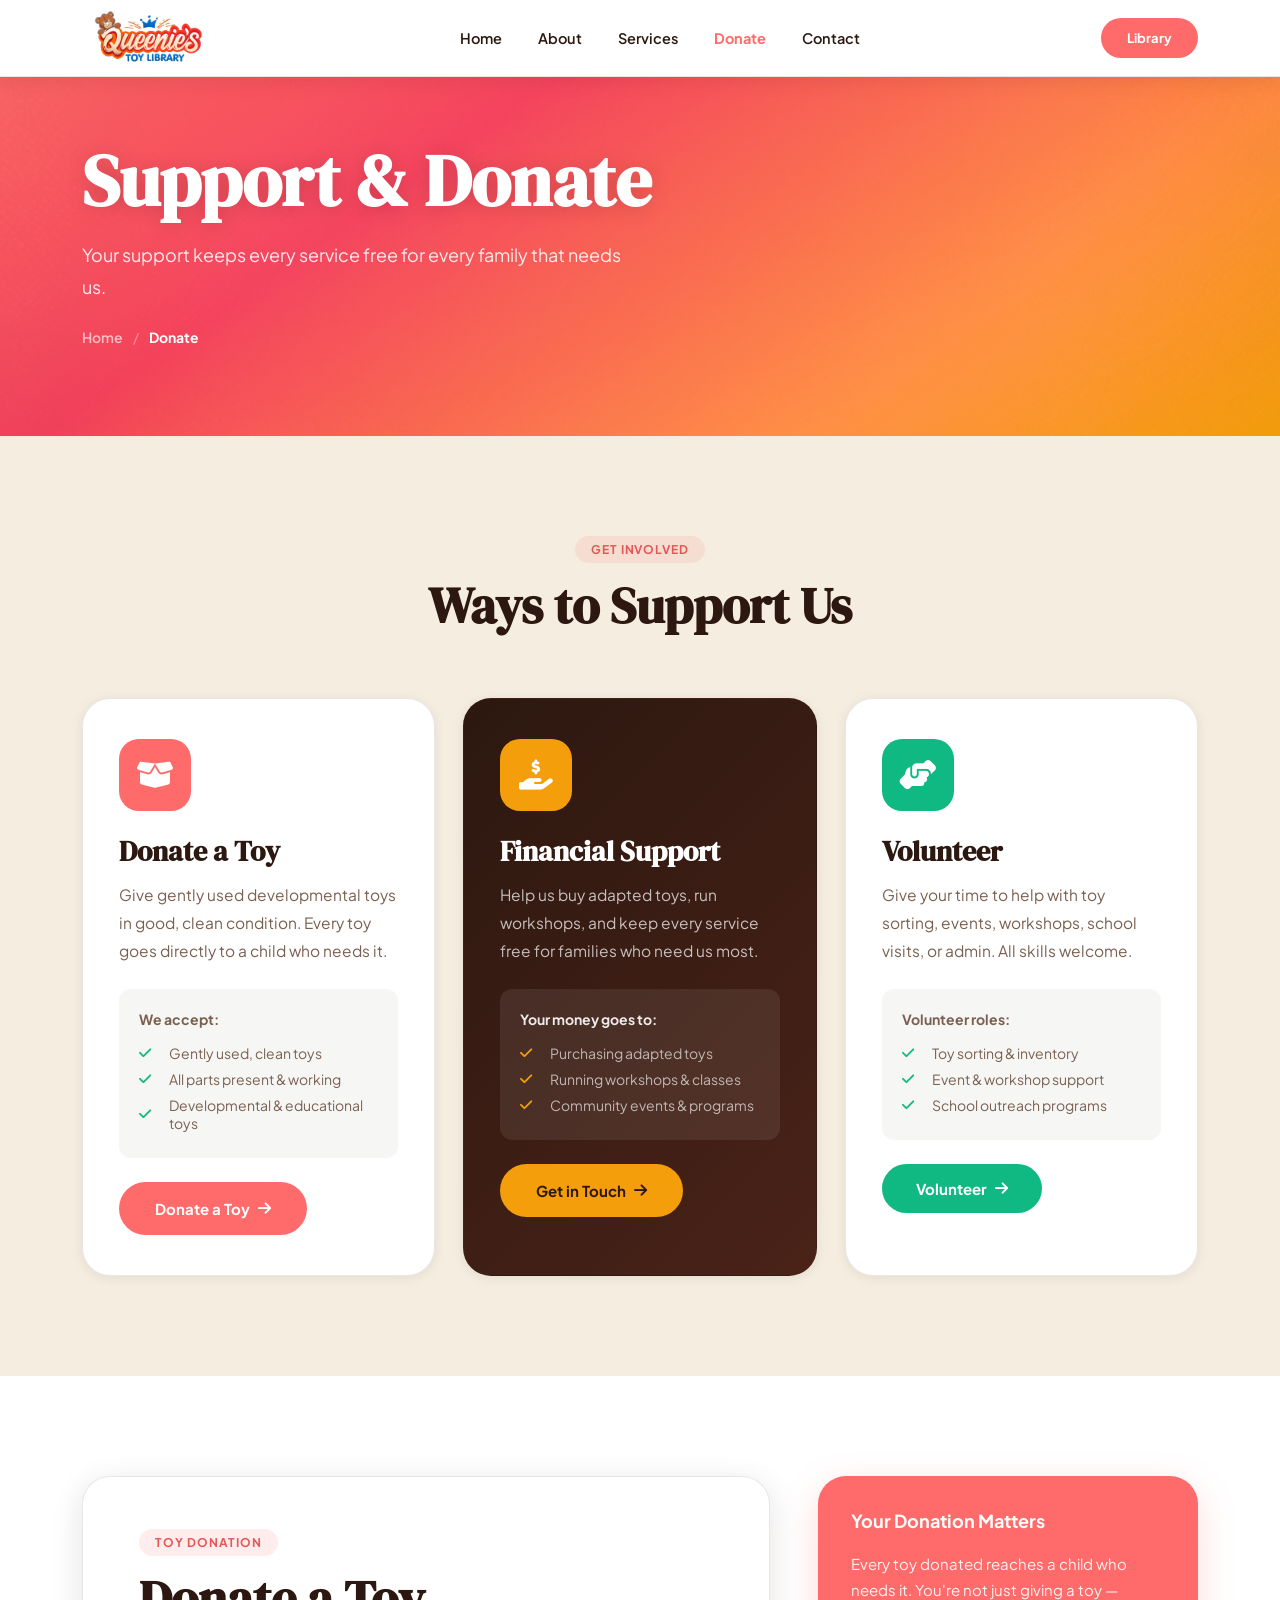
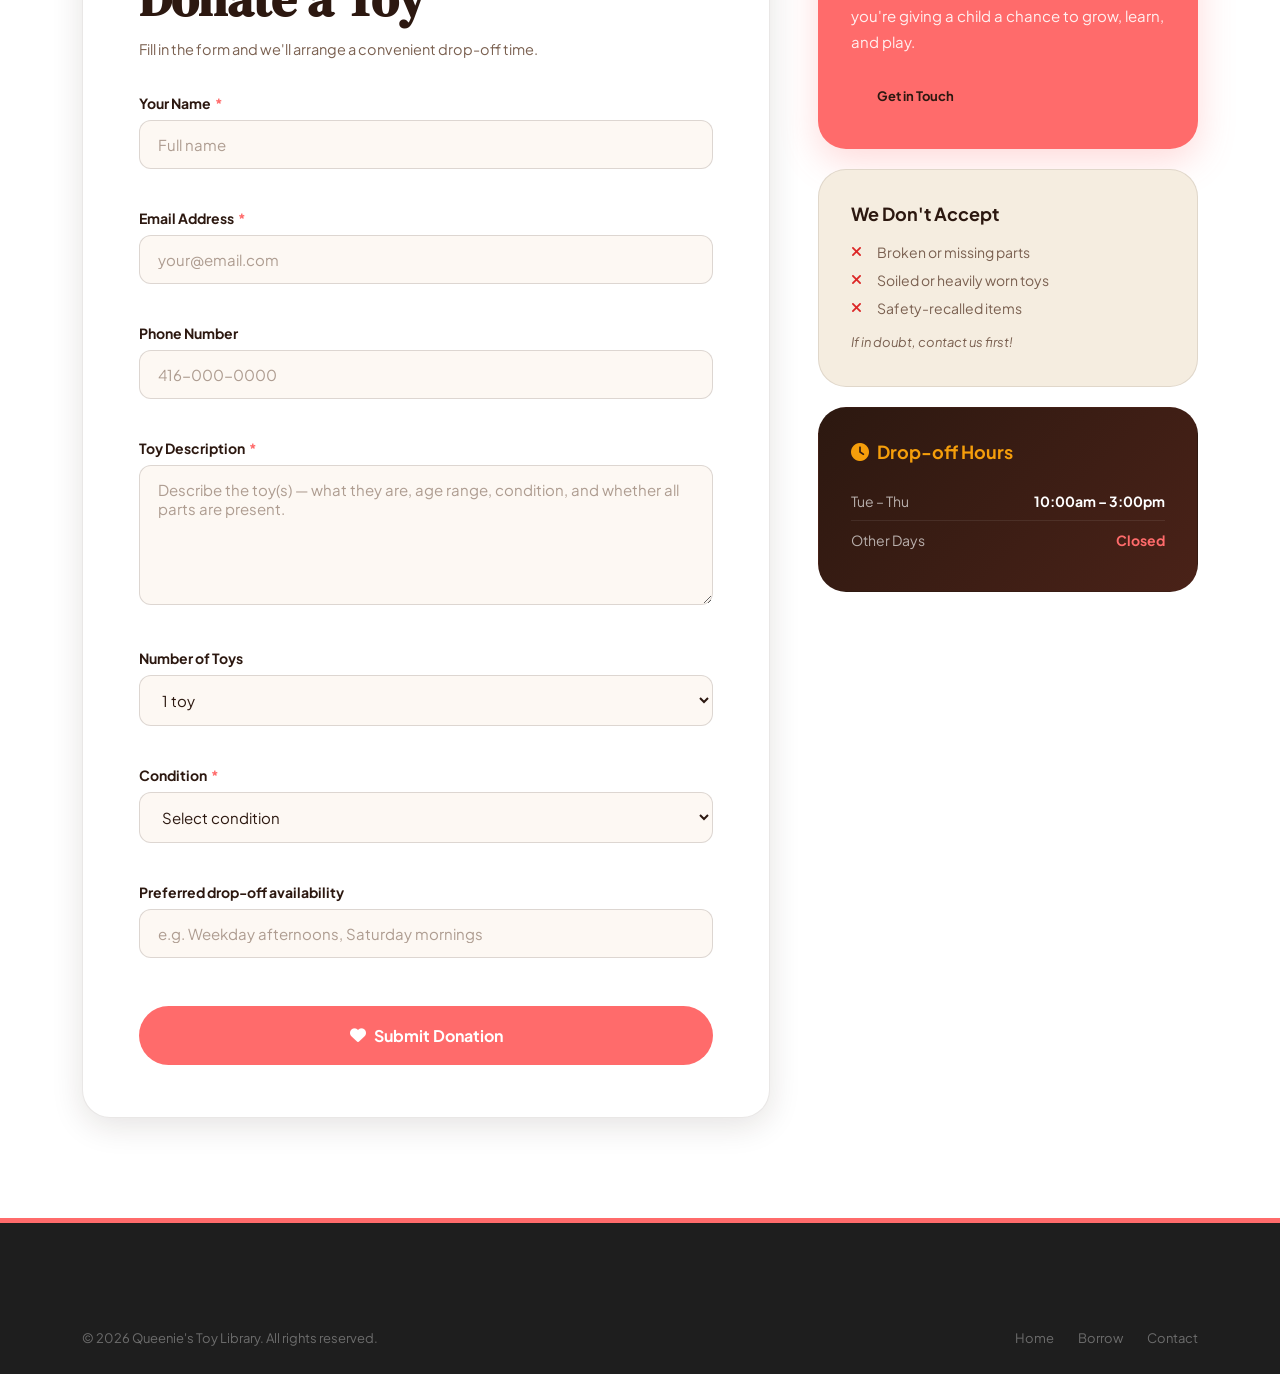
<file: pages/donate.html>
<!DOCTYPE html>
<html lang="en">
<head>
<meta charset="UTF-8"><meta name="viewport" content="width=device-width, initial-scale=1.0">
<title>Donate — Queenie's Toy Library</title>
<link rel="icon" href="../images/logo.png">
<link rel="stylesheet" href="https://cdnjs.cloudflare.com/ajax/libs/font-awesome/6.4.0/css/all.min.css">
<link rel="stylesheet" href="../css/style.css">
</head>
<body>
<div id="preloader"><img src="../images/logo.png" alt=""><div class="preloader-bar"><div class="preloader-fill"></div></div></div>
<nav class="nav" id="nav"><div class="container"><div class="nav-inner">
  <a href="../index.html" class="nav-logo"><img src="../images/logo.png" alt="Queenie's Toy Library" class="dark"></a>
  <div class="nav-links"><a href="../index.html">Home</a><a href="about.html">About</a><a href="services.html">Services</a><a href="donate.html" class="active">Donate</a><a href="contact.html">Contact</a></div>
  <div class="nav-cta"><a href="https://library.queeniestoylibrary.org" class="btn btn-coral btn-sm">Library</a></div>
  <div class="hamburger" id="ham"><span></span><span></span><span></span></div>
</div></div></nav>
<div class="mobile-nav" id="mobileNav"><button class="mobile-close" id="mClose">&times;</button><a href="../index.html">Home</a><a href="about.html">About</a><a href="services.html">Services</a><a href="donate.html">Donate</a><a href="contact.html">Contact</a><div class="mobile-cta"><a href="https://library.queeniestoylibrary.org" class="btn btn-coral" style="width:100%;justify-content:center;">Library</a></div></div>

<section class="page-hero">
  <div class="container page-hero-inner">
    <h1>Support &amp; Donate</h1>
    <p>Your support keeps every service free for every family that needs us.</p>
    <div class="breadcrumb"><a href="../index.html">Home</a><span>/</span><span class="current">Donate</span></div>
  </div>
</section>

<!-- Ways to support -->
<section class="section section-cream2">
  <div class="container">
    <div class="section-header center fade-up">
      <span class="section-eyebrow"><span class="pill pill-coral">Get Involved</span></span>
      <h2 class="section-title">Ways to Support Us</h2>
    </div>
    <div class="support-grid">
      <div class="support-card fade-up">
        <div class="support-icon" style="background:var(--coral);"><i class="fas fa-box-open"></i></div>
        <h3>Donate a Toy</h3>
        <p>Give gently used developmental toys in good, clean condition. Every toy goes directly to a child who needs it.</p>
        <div class="accept-list">
          <p>We accept:</p>
          <ul>
            <li><i class="fas fa-check" style="color:var(--sage);margin-right:8px;"></i>Gently used, clean toys</li>
            <li><i class="fas fa-check" style="color:var(--sage);margin-right:8px;"></i>All parts present &amp; working</li>
            <li><i class="fas fa-check" style="color:var(--sage);margin-right:8px;"></i>Developmental &amp; educational toys</li>
          </ul>
        </div>
        <a href="#donate-form" class="btn btn-coral">Donate a Toy <i class="fas fa-arrow-right"></i></a>
      </div>
      <div class="support-card dark fade-up" style="transition-delay:.1s">
        <div class="support-icon" style="background:var(--amber);"><i class="fas fa-hand-holding-usd" style="color:var(--plum);"></i></div>
        <h3 style="color:#fff;">Financial Support</h3>
        <p>Help us buy adapted toys, run workshops, and keep every service free for families who need us most.</p>
        <div class="accept-list">
          <p>Your money goes to:</p>
          <ul>
            <li><i class="fas fa-check" style="color:var(--amber);margin-right:8px;"></i>Purchasing adapted toys</li>
            <li><i class="fas fa-check" style="color:var(--amber);margin-right:8px;"></i>Running workshops &amp; classes</li>
            <li><i class="fas fa-check" style="color:var(--amber);margin-right:8px;"></i>Community events &amp; programs</li>
          </ul>
        </div>
        <a href="contact.html" class="btn btn-amber">Get in Touch <i class="fas fa-arrow-right"></i></a>
      </div>
      <div class="support-card fade-up" style="transition-delay:.2s">
        <div class="support-icon" style="background:var(--sage);"><i class="fas fa-hands-helping"></i></div>
        <h3>Volunteer</h3>
        <p>Give your time to help with toy sorting, events, workshops, school visits, or admin. All skills welcome.</p>
        <div class="accept-list">
          <p>Volunteer roles:</p>
          <ul>
            <li><i class="fas fa-check" style="color:var(--sage);margin-right:8px;"></i>Toy sorting &amp; inventory</li>
            <li><i class="fas fa-check" style="color:var(--sage);margin-right:8px;"></i>Event &amp; workshop support</li>
            <li><i class="fas fa-check" style="color:var(--sage);margin-right:8px;"></i>School outreach programs</li>
          </ul>
        </div>
        <a href="contact.html" class="btn btn-sm" style="background:var(--sage);color:#fff;border-radius:100px;padding:13px 32px;font-family:'Plus Jakarta Sans',sans-serif;font-weight:700;font-size:1.5rem;">Volunteer <i class="fas fa-arrow-right"></i></a>
      </div>
    </div>
  </div>
</section>

<!-- Donation form -->
<section class="section section-white" id="donate-form">
  <div class="container">
    <div class="form-wrapper">
      <div class="form-card fade-up">
        <span class="section-eyebrow"><span class="pill pill-coral">Toy Donation</span></span>
        <h2 class="section-title" style="margin-bottom:8px;">Donate a Toy</h2>
        <p style="color:var(--muted);font-size:1.45rem;margin-bottom:32px;">Fill in the form and we'll arrange a convenient drop-off time.</p>
        <form action="../mail/donate.php" method="POST" style="display:flex;flex-direction:column;gap:20px;">
          <input type="hidden" name="form_type" value="toy_donation">
          <div class="form-group"><label>Your Name <span class="req">*</span></label><input type="text" name="name" placeholder="Full name" required></div>
          <div class="form-group"><label>Email Address <span class="req">*</span></label><input type="email" name="email" placeholder="your@email.com" required></div>
          <div class="form-group"><label>Phone Number</label><input type="tel" name="phone" placeholder="416-000-0000"></div>
          <div class="form-group"><label>Toy Description <span class="req">*</span></label><textarea name="toy_description" placeholder="Describe the toy(s) — what they are, age range, condition, and whether all parts are present." required></textarea></div>
          <div class="form-group"><label>Number of Toys</label>
            <select name="toy_count"><option>1 toy</option><option>2–5 toys</option><option>6–10 toys</option><option>More than 10</option></select>
          </div>
          <div class="form-group"><label>Condition <span class="req">*</span></label>
            <select name="condition" required><option value="">Select condition</option><option>Excellent — like new</option><option>Good — minor wear, fully functional</option><option>Fair — some wear, complete &amp; functional</option></select>
          </div>
          <div class="form-group"><label>Preferred drop-off availability</label><input type="text" name="availability" placeholder="e.g. Weekday afternoons, Saturday mornings"></div>
          <button type="submit" class="btn btn-coral form-submit"><i class="fas fa-heart"></i> Submit Donation</button>
        </form>
      </div>
      <div class="sidebar-stack fade-up" style="transition-delay:.15s;">
        <div class="sidebar-widget coral">
          <h4>Your Donation Matters</h4>
          <p>Every toy donated reaches a child who needs it. You're not just giving a toy — you're giving a child a chance to grow, learn, and play.</p>
          <a href="contact.html" class="btn btn-plum btn-sm">Get in Touch</a>
        </div>
        <div class="sidebar-widget cream">
          <h4 style="color:var(--plum);">We Don't Accept</h4>
          <ul style="list-style:none;padding:0;">
            <li style="display:flex;align-items:center;gap:10px;font-size:1.4rem;color:var(--muted);margin-bottom:10px;"><i class="fas fa-times" style="color:#DC2626;width:16px;"></i>Broken or missing parts</li>
            <li style="display:flex;align-items:center;gap:10px;font-size:1.4rem;color:var(--muted);margin-bottom:10px;"><i class="fas fa-times" style="color:#DC2626;width:16px;"></i>Soiled or heavily worn toys</li>
            <li style="display:flex;align-items:center;gap:10px;font-size:1.4rem;color:var(--muted);"><i class="fas fa-times" style="color:#DC2626;width:16px;"></i>Safety-recalled items</li>
          </ul>
          <p style="color:var(--muted);font-size:1.3rem;margin-top:14px;font-style:italic;">If in doubt, contact us first!</p>
        </div>
        <div class="sidebar-widget dark">
          <h4><i class="fas fa-clock" style="margin-right:8px;"></i>Drop-off Hours</h4>
          <ul class="hours-rows dark">
            <li><span>Tue – Thu</span><span class="val">10:00am – 3:00pm</span></li>
            
            <li><span>Other Days</span><span class="closed">Closed</span></li>
          </ul>
        </div>
      </div>
    </div>
  </div>
</section>

<footer class="footer"><div class="container"><div class="footer-bottom"><p>&copy; 2026 Queenie's Toy Library. All rights reserved.</p><div class="footer-bottom-links"><a href="../index.html">Home</a><a href="borrow.html">Borrow</a><a href="contact.html">Contact</a></div></div></div></footer>
<div id="btt"><i class="fas fa-arrow-up"></i></div>
<script src="../js/jquery.min.js"></script>
<script>
  window.addEventListener('load',()=>{setTimeout(()=>{document.getElementById('preloader').classList.add('done');},800);});
  const nav=document.getElementById('nav');window.addEventListener('scroll',()=>{nav.classList.toggle('scrolled',window.scrollY>60);document.getElementById('btt').classList.toggle('show',window.scrollY>500);});
  document.getElementById('ham').addEventListener('click',()=>document.getElementById('mobileNav').classList.add('open'));
  document.getElementById('mClose').addEventListener('click',()=>document.getElementById('mobileNav').classList.remove('open'));
  document.getElementById('btt').addEventListener('click',()=>window.scrollTo({top:0,behavior:'smooth'}));
  const obs=new IntersectionObserver(e=>e.forEach(x=>{if(x.isIntersecting)x.target.classList.add('visible');}),{threshold:.12});
  document.querySelectorAll('.fade-up').forEach(el=>obs.observe(el));
</script>
</body></html>
</file>
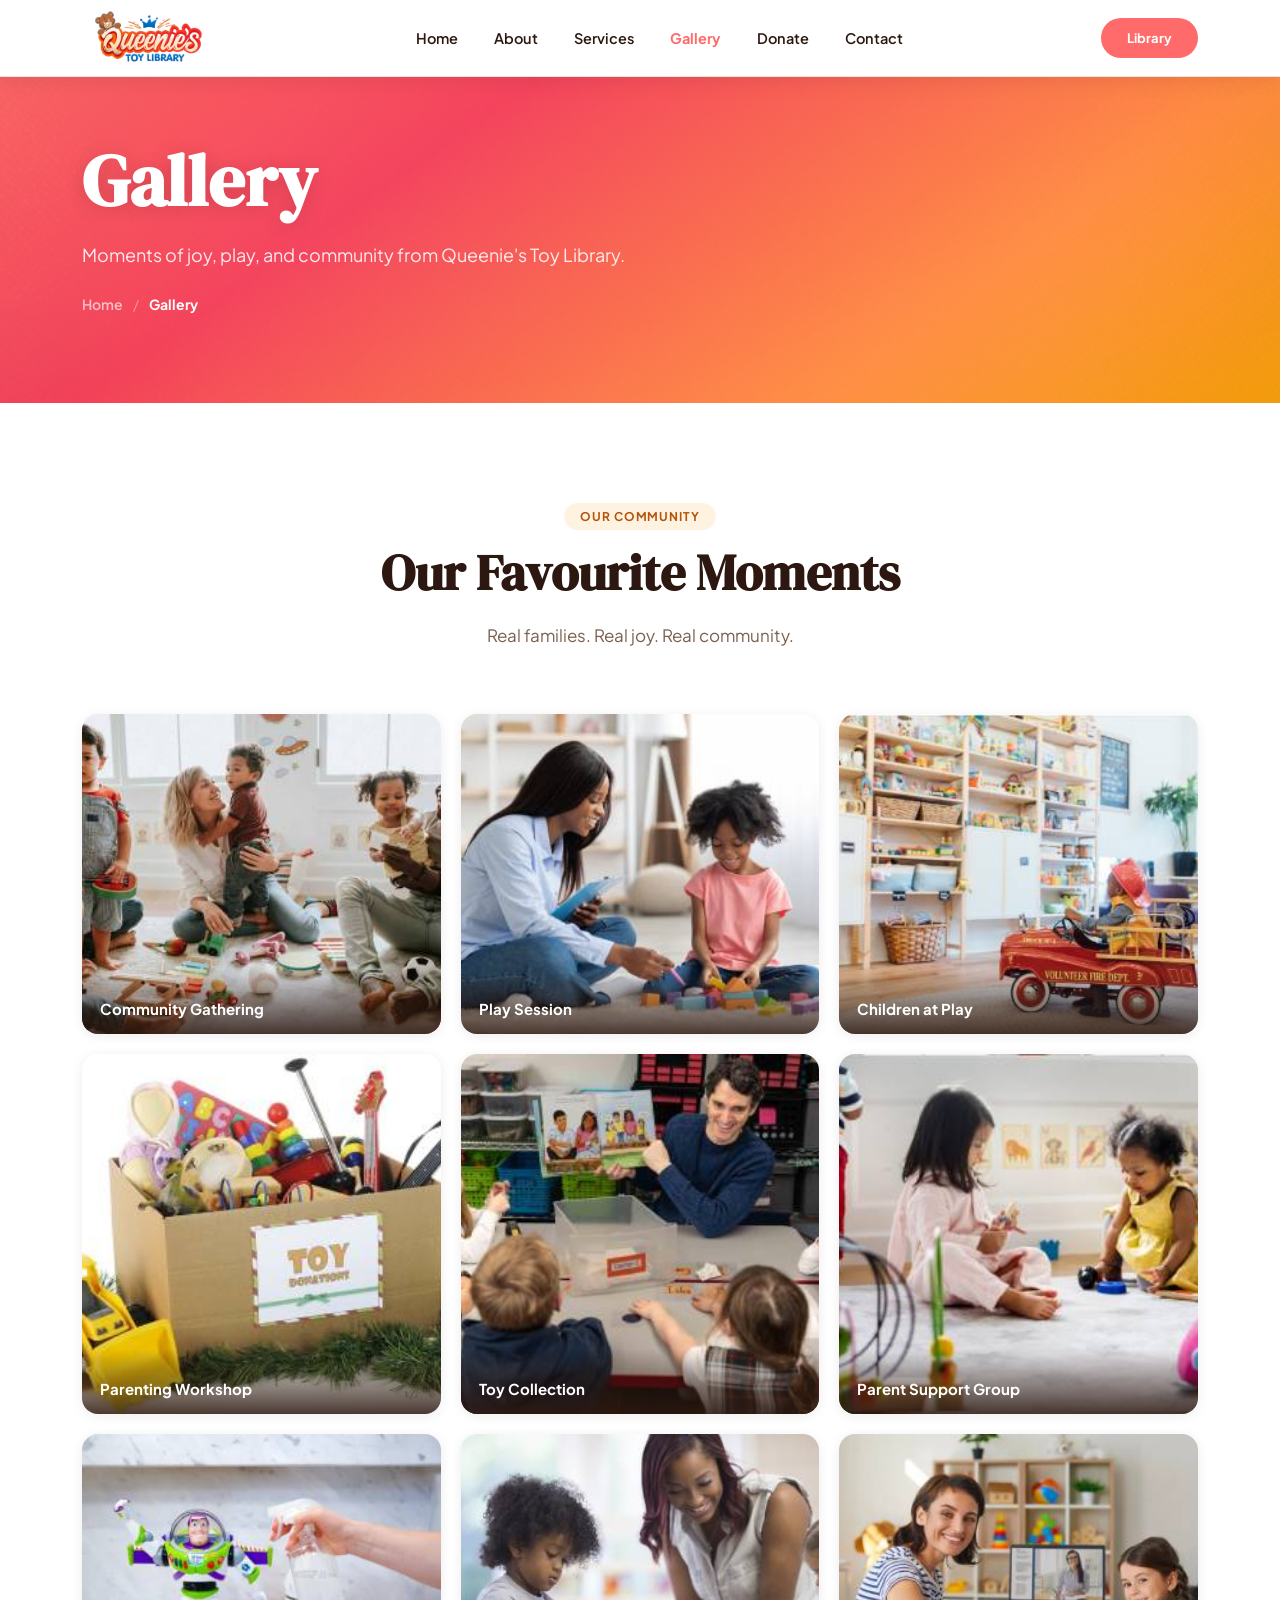
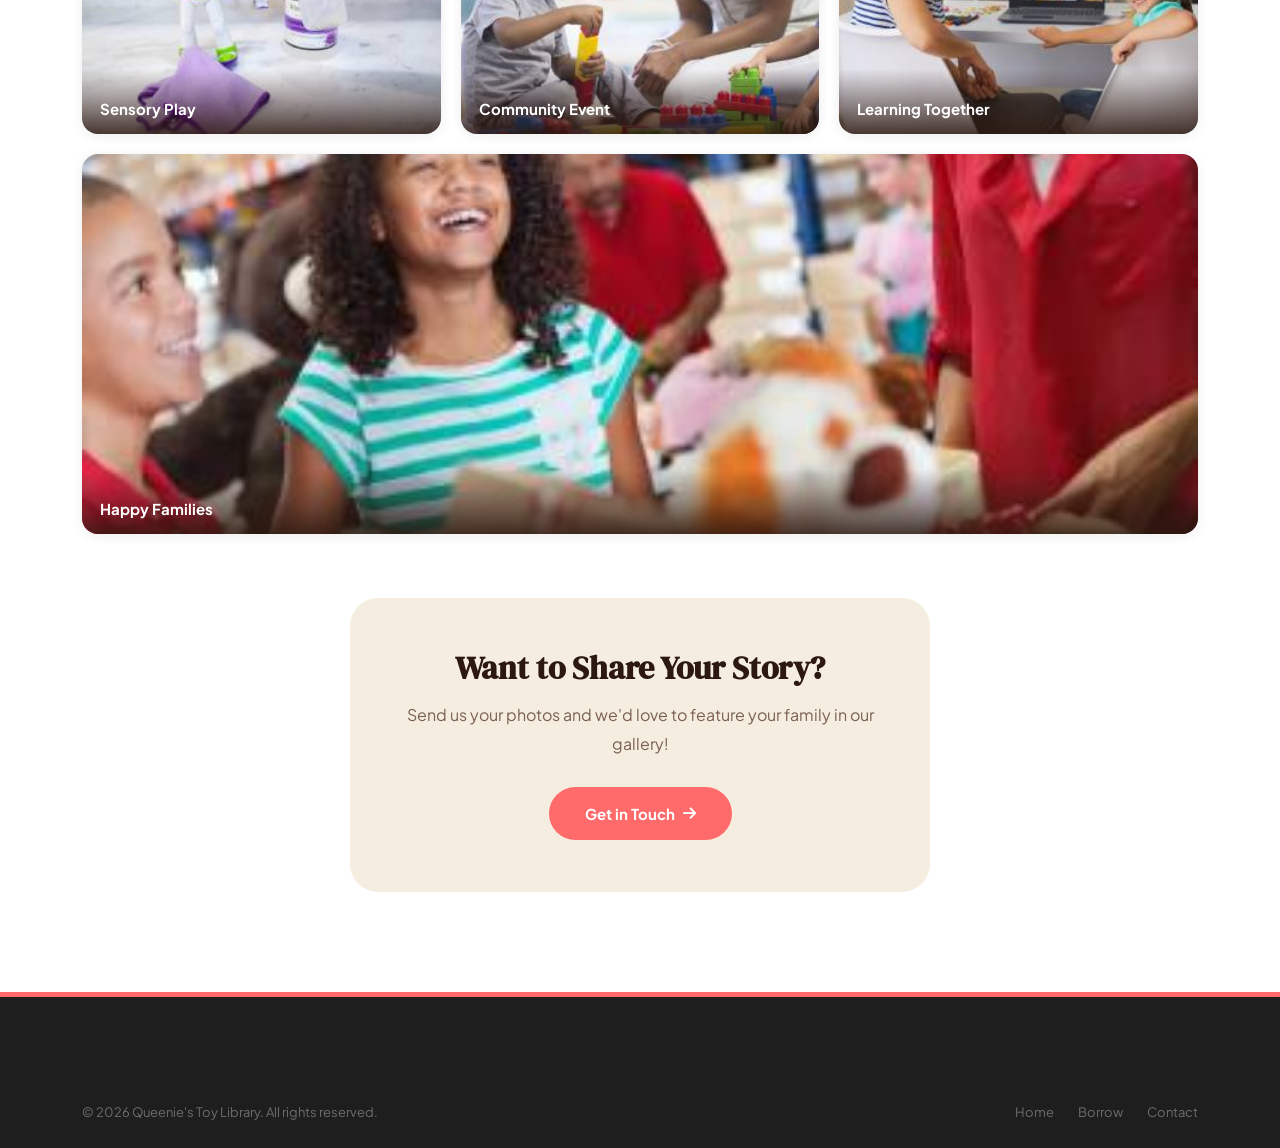
<file: pages/gallery.html>
<!DOCTYPE html>
<html lang="en">
<head>
<meta charset="UTF-8"><meta name="viewport" content="width=device-width, initial-scale=1.0">
<title>Gallery — Queenie's Toy Library</title>
<link rel="icon" href="../images/logo.png">
<link rel="stylesheet" href="https://cdnjs.cloudflare.com/ajax/libs/font-awesome/6.4.0/css/all.min.css">
<link rel="stylesheet" href="../css/style.css">
</head>
<body>
<div id="preloader"><img src="../images/logo.png" alt=""><div class="preloader-bar"><div class="preloader-fill"></div></div></div>
<nav class="nav" id="nav"><div class="container"><div class="nav-inner">
  <a href="../index.html" class="nav-logo"><img src="../images/logo.png" alt="Queenie's Toy Library" class="dark"></a>
  <div class="nav-links"><a href="../index.html">Home</a><a href="about.html">About</a><a href="services.html">Services</a><a href="gallery.html" class="active">Gallery</a><a href="donate.html">Donate</a><a href="contact.html">Contact</a></div>
  <div class="nav-cta"><a href="https://library.queeniestoylibrary.org" class="btn btn-coral btn-sm">Library</a></div>
  <div class="hamburger" id="ham"><span></span><span></span><span></span></div>
</div></div></nav>
<div class="mobile-nav" id="mobileNav"><button class="mobile-close" id="mClose">&times;</button><a href="../index.html">Home</a><a href="about.html">About</a><a href="services.html">Services</a><a href="donate.html">Donate</a><a href="contact.html">Contact</a><div class="mobile-cta"><a href="https://library.queeniestoylibrary.org" class="btn btn-coral" style="width:100%;justify-content:center;">Library</a></div></div>

<section class="page-hero">
  <div class="container page-hero-inner">
    <h1>Gallery</h1>
    <p>Moments of joy, play, and community from Queenie's Toy Library.</p>
    <div class="breadcrumb"><a href="../index.html">Home</a><span>/</span><span class="current">Gallery</span></div>
  </div>
</section>

<section class="section section-white">
  <div class="container">
    <div class="section-header center fade-up">
      <span class="section-eyebrow"><span class="pill pill-amber">Our Community</span></span>
      <h2 class="section-title">Our Favourite Moments</h2>
      <p class="section-sub">Real families. Real joy. Real community.</p>
    </div>
    <div class="gallery-grid-page fade-up">
      <div class="gallery-page-item" style="height:320px;"><img src="../images/gallery-1.jpg" alt="Community Gathering" style="height:320px;"><div class="gcap">Community Gathering</div></div>
      <div class="gallery-page-item" style="height:320px;"><img src="../images/gallery-2.jpg" alt="Play Session" style="height:320px;"><div class="gcap">Play Session</div></div>
      <div class="gallery-page-item" style="height:320px;"><img src="../images/gallery-3.jpg" alt="Children at Play" style="height:320px;"><div class="gcap">Children at Play</div></div>
      <div class="gallery-page-item" style="height:360px;"><img src="../images/gallery-4.jpg" alt="Parenting Workshop" style="height:360px;"><div class="gcap">Parenting Workshop</div></div>
      <div class="gallery-page-item" style="height:360px;"><img src="../images/gallery-5.jpg" alt="Toy Collection" style="height:360px;"><div class="gcap">Toy Collection</div></div>
      <div class="gallery-page-item" style="height:360px;"><img src="../images/gallery-6.jpg" alt="Parent Support Group" style="height:360px;"><div class="gcap">Parent Support Group</div></div>
      <div class="gallery-page-item" style="height:300px;"><img src="../images/gallery-7.jpg" alt="Sensory Play" style="height:300px;"><div class="gcap">Sensory Play</div></div>
      <div class="gallery-page-item" style="height:300px;"><img src="../images/gallery-8.jpg" alt="Community Event" style="height:300px;"><div class="gcap">Community Event</div></div>
      <div class="gallery-page-item" style="height:300px;"><img src="../images/gallery-9.jpg" alt="Learning Together" style="height:300px;"><div class="gcap">Learning Together</div></div>
      <div class="gallery-page-item" style="grid-column:span 3;height:380px;"><img src="../images/gallery-10.jpg" alt="Happy Families" style="height:380px;width:100%;"><div class="gcap">Happy Families</div></div>
    </div>

    <div style="text-align:center;margin-top:64px;" class="fade-up">
      <div style="background:var(--cream2);border-radius:28px;padding:52px 48px;max-width:580px;margin:0 auto;">
        <h3 style="margin-bottom:14px;">Want to Share Your Story?</h3>
        <p style="color:var(--muted);font-size:1.6rem;margin-bottom:28px;">Send us your photos and we'd love to feature your family in our gallery!</p>
        <a href="contact.html" class="btn btn-coral">Get in Touch <i class="fas fa-arrow-right"></i></a>
      </div>
    </div>
  </div>
</section>

<footer class="footer"><div class="container"><div class="footer-bottom"><p>&copy; 2026 Queenie's Toy Library. All rights reserved.</p><div class="footer-bottom-links"><a href="../index.html">Home</a><a href="borrow.html">Borrow</a><a href="contact.html">Contact</a></div></div></div></footer>
<div id="btt"><i class="fas fa-arrow-up"></i></div>
<script src="../js/jquery.min.js"></script>
<script>
  window.addEventListener('load',()=>{setTimeout(()=>{document.getElementById('preloader').classList.add('done');},800);});
  const nav=document.getElementById('nav');window.addEventListener('scroll',()=>{nav.classList.toggle('scrolled',window.scrollY>60);document.getElementById('btt').classList.toggle('show',window.scrollY>500);});
  document.getElementById('ham').addEventListener('click',()=>document.getElementById('mobileNav').classList.add('open'));
  document.getElementById('mClose').addEventListener('click',()=>document.getElementById('mobileNav').classList.remove('open'));
  document.getElementById('btt').addEventListener('click',()=>window.scrollTo({top:0,behavior:'smooth'}));
  const obs=new IntersectionObserver(e=>e.forEach(x=>{if(x.isIntersecting)x.target.classList.add('visible');}),{threshold:.12});
  document.querySelectorAll('.fade-up').forEach(el=>obs.observe(el));
</script>
</body></html>
</file>
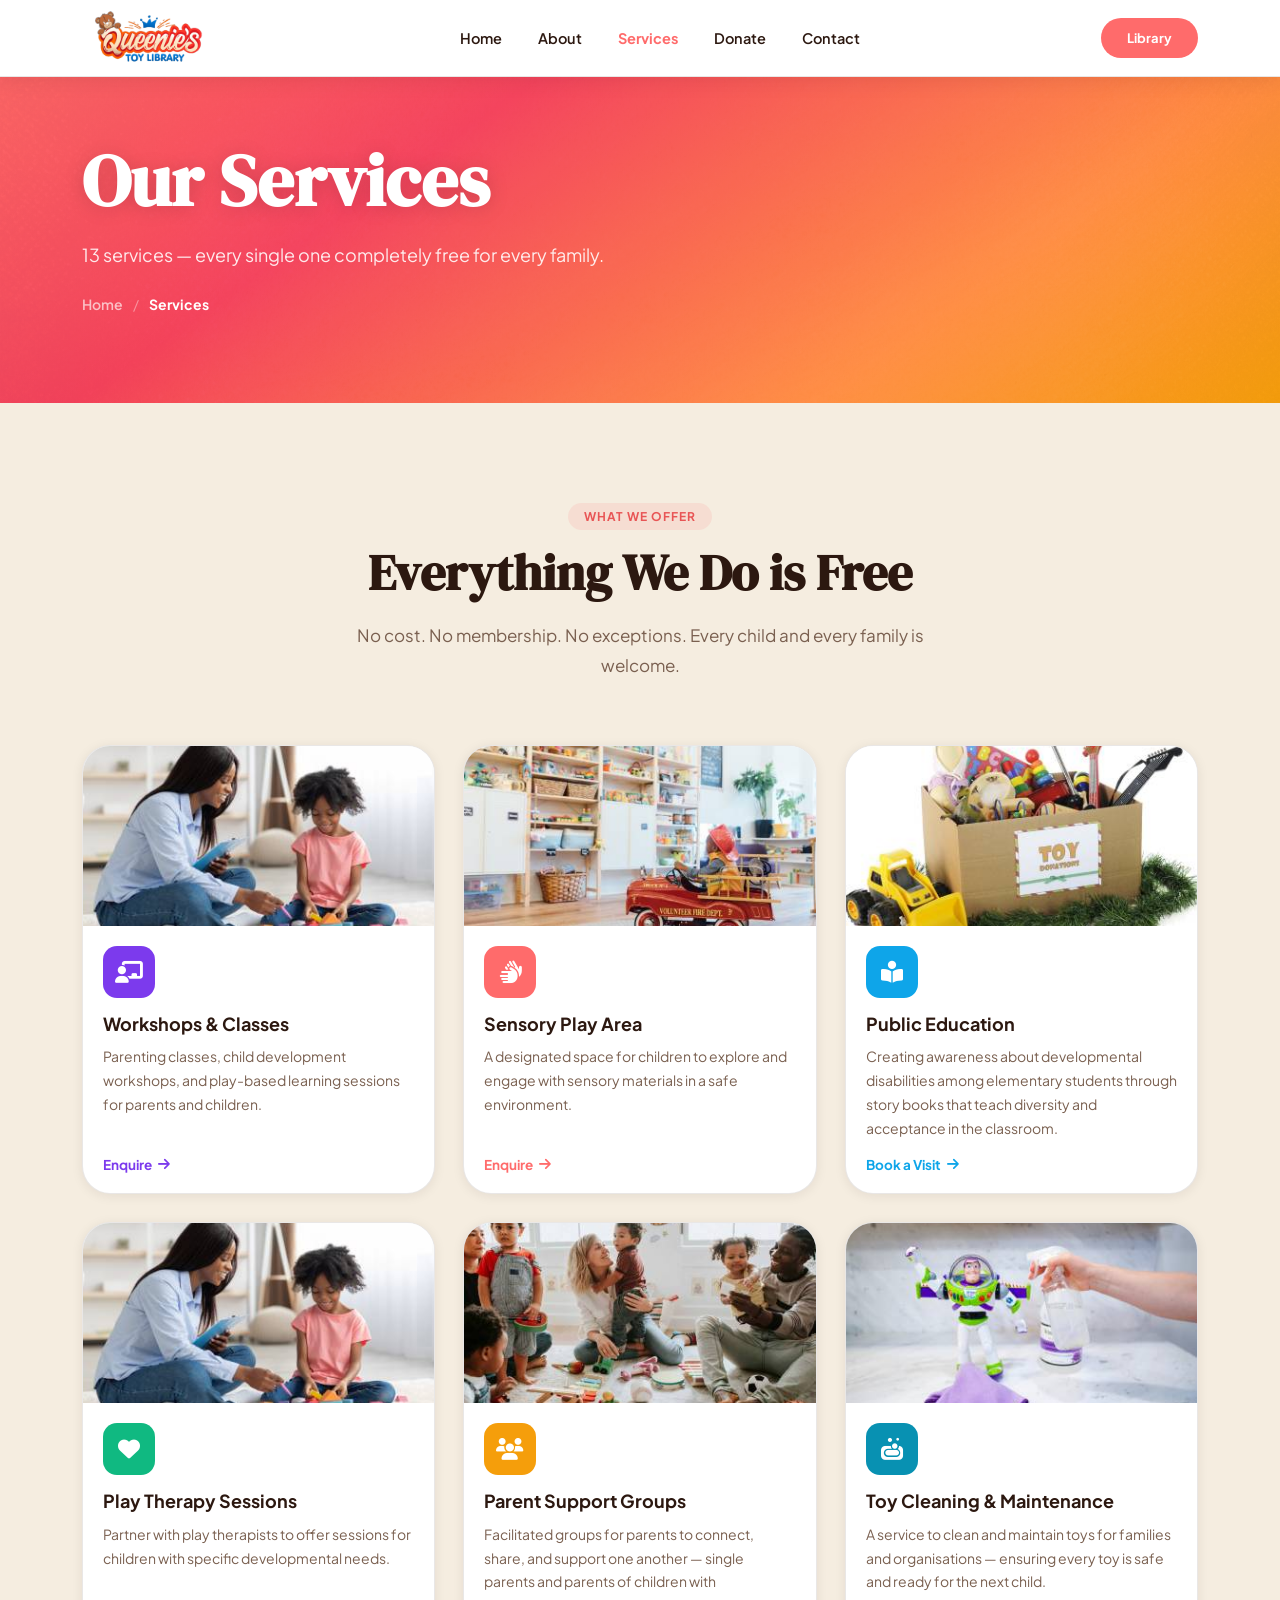
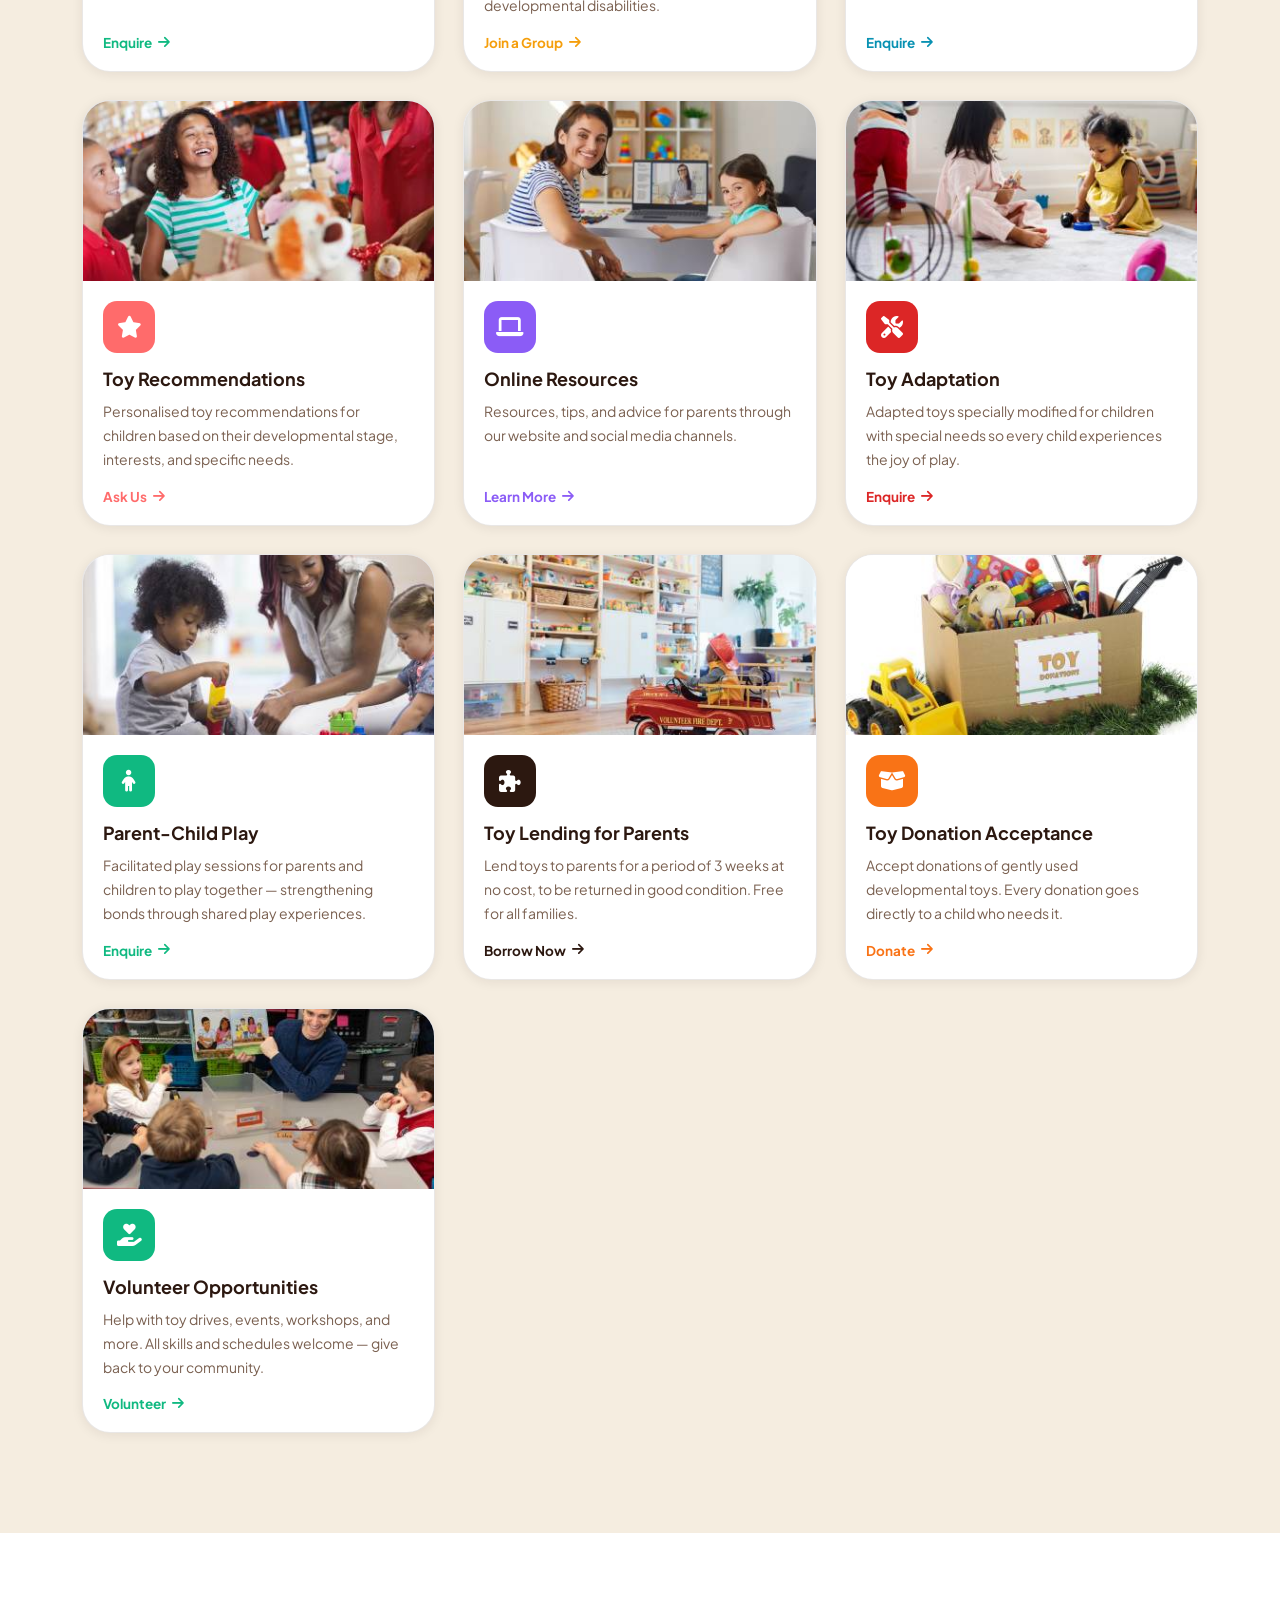
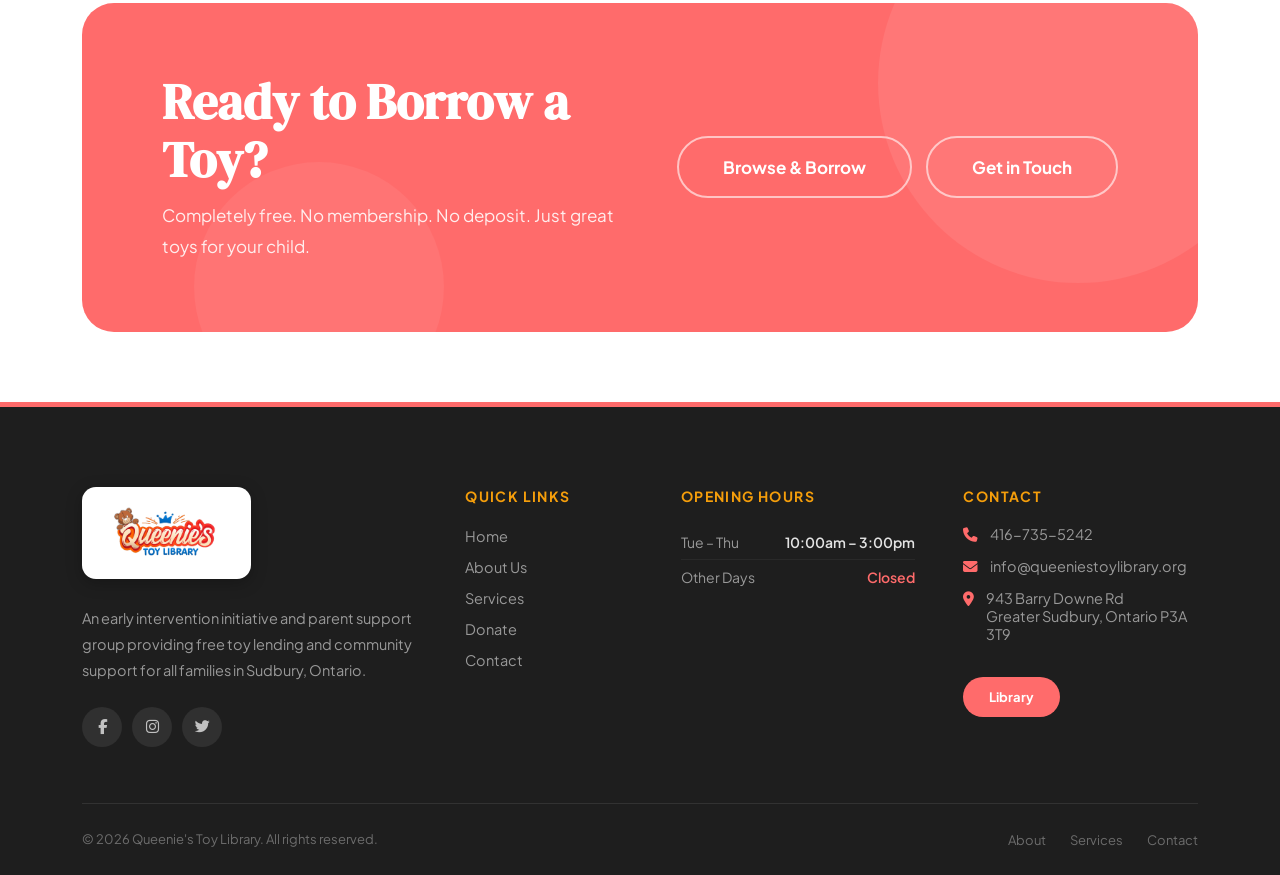
<file: pages/services.html>
<!DOCTYPE html>
<html lang="en">
<head>
<meta charset="UTF-8"><meta name="viewport" content="width=device-width, initial-scale=1.0">
<title>Services — Queenie's Toy Library</title>
<meta name="description" content="All 13 services offered by Queenie's Toy Library — completely free for every family.">
<link rel="icon" href="../images/logo.png">
<link rel="stylesheet" href="https://cdnjs.cloudflare.com/ajax/libs/font-awesome/6.4.0/css/all.min.css">
<link rel="stylesheet" href="../css/style.css">
</head>
<body>
<div id="preloader"><img src="../images/logo.png" alt=""><div class="preloader-bar"><div class="preloader-fill"></div></div></div>

<nav class="nav" id="nav"><div class="container"><div class="nav-inner">
  <a href="../index.html" class="nav-logo"><img src="../images/logo.png" alt="Queenie's Toy Library" class="dark"></a>
  <div class="nav-links">
    <a href="../index.html">Home</a>
    <a href="about.html">About</a>
    <a href="services.html" class="active">Services</a>
    <a href="donate.html">Donate</a>
    <a href="contact.html">Contact</a>
  </div>
  <div class="nav-cta"><a href="https://library.queeniestoylibrary.org" class="btn btn-coral btn-sm">Library</a></div>
  <div class="hamburger" id="ham"><span></span><span></span><span></span></div>
</div></div></nav>

<div class="mobile-nav" id="mobileNav">
  <button class="mobile-close" id="mClose">&times;</button>
  <a href="../index.html">Home</a><a href="about.html">About</a><a href="services.html">Services</a>
  
  <a href="donate.html">Donate</a><a href="contact.html">Contact</a>
  <div class="mobile-cta"><a href="https://library.queeniestoylibrary.org" class="btn btn-coral" style="width:100%;justify-content:center;">Library</a></div>
</div>

<section class="page-hero">
  <div class="container page-hero-inner">
    <h1>Our Services</h1>
    <p>13 services — every single one completely free for every family.</p>
    <div class="breadcrumb"><a href="../index.html">Home</a><span>/</span><span class="current">Services</span></div>
  </div>
</section>

<!-- All 13 services — same images, same descriptions, same order as homepage -->
<section class="section section-cream2">
  <div class="container">
    <div class="section-header center fade-up">
      <span class="section-eyebrow"><span class="pill pill-coral">What We Offer</span></span>
      <h2 class="section-title">Everything We Do is Free</h2>
      <p class="section-sub">No cost. No membership. No exceptions. Every child and every family is welcome.</p>
    </div>

    <div class="services-grid home-services-grid" style="grid-template-columns:repeat(3,1fr)!important;">

      <!-- 1 -->
      <div class="service-card fade-up">
        <div class="svc-img-wrap"><img src="../images/gallery-2.jpg" alt="Workshops &amp; Classes"></div>
        <div class="service-icon" style="background:#7C3AED;"><i class="fas fa-chalkboard-teacher"></i></div>
        <h4>Workshops &amp; Classes</h4>
        <p>Parenting classes, child development workshops, and play-based learning sessions for parents and children.</p>
        <a href="contact.html" class="service-link" style="color:#7C3AED;">Enquire <i class="fas fa-arrow-right"></i></a>
      </div>

      <!-- 2 -->
      <div class="service-card fade-up" style="transition-delay:.08s">
        <div class="svc-img-wrap"><img src="../images/gallery-3.jpg" alt="Sensory Play Area"></div>
        <div class="service-icon" style="background:var(--coral);"><i class="fas fa-hands"></i></div>
        <h4>Sensory Play Area</h4>
        <p>A designated space for children to explore and engage with sensory materials in a safe environment.</p>
        <a href="contact.html" class="service-link" style="color:var(--coral);">Enquire <i class="fas fa-arrow-right"></i></a>
      </div>

      <!-- 3 -->
      <div class="service-card fade-up" style="transition-delay:.16s">
        <div class="svc-img-wrap"><img src="../images/gallery-4.jpg" alt="Public Education"></div>
        <div class="service-icon" style="background:#0EA5E9;"><i class="fas fa-book-reader"></i></div>
        <h4>Public Education</h4>
        <p>Creating awareness about developmental disabilities among elementary students through story books that teach diversity and acceptance in the classroom.</p>
        <a href="contact.html" class="service-link" style="color:#0EA5E9;">Book a Visit <i class="fas fa-arrow-right"></i></a>
      </div>

      <!-- 4 -->
      <div class="service-card fade-up" style="transition-delay:.24s">
        <div class="svc-img-wrap"><img src="../images/gallery-2.jpg" alt="Play Therapy Sessions"></div>
        <div class="service-icon" style="background:var(--sage);"><i class="fas fa-heart"></i></div>
        <h4>Play Therapy Sessions</h4>
        <p>Partner with play therapists to offer sessions for children with specific developmental needs.</p>
        <a href="contact.html" class="service-link" style="color:var(--sage);">Enquire <i class="fas fa-arrow-right"></i></a>
      </div>

      <!-- 5 -->
      <div class="service-card fade-up" style="transition-delay:.32s">
        <div class="svc-img-wrap"><img src="../images/gallery-1.jpg" alt="Parent Support Groups"></div>
        <div class="service-icon" style="background:var(--amber);"><i class="fas fa-users"></i></div>
        <h4>Parent Support Groups</h4>
        <p>Facilitated groups for parents to connect, share, and support one another — single parents and parents of children with developmental disabilities.</p>
        <a href="contact.html" class="service-link" style="color:var(--amber);">Join a Group <i class="fas fa-arrow-right"></i></a>
      </div>

      <!-- 6 -->
      <div class="service-card fade-up" style="transition-delay:.40s">
        <div class="svc-img-wrap"><img src="../images/gallery-7.jpg" alt="Toy Cleaning &amp; Maintenance"></div>
        <div class="service-icon" style="background:#0891B2;"><i class="fas fa-soap"></i></div>
        <h4>Toy Cleaning &amp; Maintenance</h4>
        <p>A service to clean and maintain toys for families and organisations — ensuring every toy is safe and ready for the next child.</p>
        <a href="contact.html" class="service-link" style="color:#0891B2;">Enquire <i class="fas fa-arrow-right"></i></a>
      </div>

      <!-- 7 -->
      <div class="service-card fade-up" style="transition-delay:.48s">
        <div class="svc-img-wrap"><img src="../images/gallery-10.jpg" alt="Toy Recommendations"></div>
        <div class="service-icon" style="background:var(--coral);"><i class="fas fa-star"></i></div>
        <h4>Toy Recommendations</h4>
        <p>Personalised toy recommendations for children based on their developmental stage, interests, and specific needs.</p>
        <a href="contact.html" class="service-link" style="color:var(--coral);">Ask Us <i class="fas fa-arrow-right"></i></a>
      </div>

      <!-- 8 -->
      <div class="service-card fade-up" style="transition-delay:.56s">
        <div class="svc-img-wrap"><img src="../images/gallery-9.jpg" alt="Online Resources"></div>
        <div class="service-icon" style="background:#8B5CF6;"><i class="fas fa-laptop"></i></div>
        <h4>Online Resources</h4>
        <p>Resources, tips, and advice for parents through our website and social media channels.</p>
        <a href="contact.html" class="service-link" style="color:#8B5CF6;">Learn More <i class="fas fa-arrow-right"></i></a>
      </div>

      <!-- 9 -->
      <div class="service-card fade-up" style="transition-delay:.64s">
        <div class="svc-img-wrap"><img src="../images/gallery-6.jpg" alt="Toy Adaptation"></div>
        <div class="service-icon" style="background:#DC2626;"><i class="fas fa-tools"></i></div>
        <h4>Toy Adaptation</h4>
        <p>Adapted toys specially modified for children with special needs so every child experiences the joy of play.</p>
        <a href="contact.html" class="service-link" style="color:#DC2626;">Enquire <i class="fas fa-arrow-right"></i></a>
      </div>

      <!-- 10 -->
      <div class="service-card fade-up" style="transition-delay:.72s">
        <div class="svc-img-wrap"><img src="../images/gallery-8.jpg" alt="Parent-Child Play"></div>
        <div class="service-icon" style="background:var(--sage);"><i class="fas fa-child"></i></div>
        <h4>Parent-Child Play</h4>
        <p>Facilitated play sessions for parents and children to play together — strengthening bonds through shared play experiences.</p>
        <a href="contact.html" class="service-link" style="color:var(--sage);">Enquire <i class="fas fa-arrow-right"></i></a>
      </div>

      <!-- 11 -->
      <div class="service-card fade-up" style="transition-delay:.80s">
        <div class="svc-img-wrap"><img src="../images/gallery-3.jpg" alt="Toy Lending for Parents"></div>
        <div class="service-icon" style="background:var(--dark);"><i class="fas fa-puzzle-piece"></i></div>
        <h4>Toy Lending for Parents</h4>
        <p>Lend toys to parents for a period of 3 weeks at no cost, to be returned in good condition. Free for all families.</p>
        <a href="borrow.html" class="service-link" style="color:var(--dark);">Borrow Now <i class="fas fa-arrow-right"></i></a>
      </div>

      <!-- 12 -->
      <div class="service-card fade-up" style="transition-delay:.88s">
        <div class="svc-img-wrap"><img src="../images/gallery-4.jpg" alt="Toy Donation Acceptance"></div>
        <div class="service-icon" style="background:#F97316;"><i class="fas fa-box-open"></i></div>
        <h4>Toy Donation Acceptance</h4>
        <p>Accept donations of gently used developmental toys. Every donation goes directly to a child who needs it.</p>
        <a href="donate.html" class="service-link" style="color:#F97316;">Donate <i class="fas fa-arrow-right"></i></a>
      </div>

      <!-- 13 -->
      <div class="service-card fade-up" style="transition-delay:.96s">
        <div class="svc-img-wrap"><img src="../images/gallery-5.jpg" alt="Volunteer Opportunities"></div>
        <div class="service-icon" style="background:#10B981;"><i class="fas fa-hand-holding-heart"></i></div>
        <h4>Volunteer Opportunities</h4>
        <p>Help with toy drives, events, workshops, and more. All skills and schedules welcome — give back to your community.</p>
        <a href="contact.html" class="service-link" style="color:#10B981;">Volunteer <i class="fas fa-arrow-right"></i></a>
      </div>

    </div>
  </div>
</section>

<!-- CTA -->
<section style="padding:70px 0;background:#fff;">
  <div class="container">
    <div class="cta-banner fade-up">
      <div class="cta-banner-inner">
        <div>
          <h2>Ready to Borrow a Toy?</h2>
          <p>Completely free. No membership. No deposit. Just great toys for your child.</p>
        </div>
        <div class="cta-banner-actions">
          <a href="borrow.html" class="btn btn-ghost-white btn-lg">Browse &amp; Borrow</a>
          <a href="contact.html" class="btn btn-ghost-white btn-lg">Get in Touch</a>
        </div>
      </div>
    </div>
  </div>
</section>

<!-- Footer -->
<footer class="footer">
  <div class="container">
    <div class="footer-grid">
      <div class="footer-brand">
        <div class="footer-logo-wrap"><img src="../images/logo.png" alt="Queenie's Toy Library"></div>
        <p class="footer-desc">An early intervention initiative and parent support group providing free toy lending and community support for all families in Sudbury, Ontario.</p>
        <div class="footer-socials">
          <a href="https://facebook.com/queeniestoylibrary" target="_blank" aria-label="Facebook"><i class="fab fa-facebook-f"></i></a>
          <a href="https://instagram.com/queeniestoylibrary" target="_blank" aria-label="Instagram"><i class="fab fa-instagram"></i></a>
          <a href="https://twitter.com/queeniestoylibrary" target="_blank" aria-label="Twitter"><i class="fab fa-twitter"></i></a>
        </div>
      </div>
      <div class="footer-col">
        <h5>Quick Links</h5>
        <ul class="footer-links">
          <li><a href="../index.html">Home</a></li>
          <li><a href="about.html">About Us</a></li>
          <li><a href="services.html">Services</a></li>
          <li></li>
          <li></li>
          <li><a href="donate.html">Donate</a></li>
          <li><a href="contact.html">Contact</a></li>
        </ul>
      </div>
      <div class="footer-col">
        <h5>Opening Hours</h5>
        <ul class="footer-hours">
          <li><span>Tue – Thu</span><span class="v">10:00am – 3:00pm</span></li>
          <li><span>Other Days</span><span class="c">Closed</span></li>
        </ul>
      </div>
      <div class="footer-col">
        <h5>Contact</h5>
        <ul class="footer-contact">
          <li><i class="fas fa-phone"></i><a href="tel:4167355242">416-735-5242</a></li>
          <li><i class="fas fa-envelope"></i><a href="mailto:info@queeniestoylibrary.org">info@queeniestoylibrary.org</a></li>
          <li><i class="fas fa-map-marker-alt"></i><span>943 Barry Downe Rd<br>Greater Sudbury, Ontario P3A 3T9</span></li>
        </ul>
        <a href="borrow.html" class="btn btn-coral btn-sm" style="margin-top:20px;">Library</a>
      </div>
    </div>
    <div class="footer-bottom">
      <p>&copy; 2026 Queenie's Toy Library. All rights reserved.</p>
      <div class="footer-bottom-links">
        <a href="about.html">About</a><a href="services.html">Services</a><a href="contact.html">Contact</a>
      </div>
    </div>
  </div>
</footer>

<div id="btt"><i class="fas fa-arrow-up"></i></div>
<script src="../js/jquery.min.js"></script>
<script>
  window.addEventListener('load',()=>{setTimeout(()=>{document.getElementById('preloader').classList.add('done');},800);});
  const nav=document.getElementById('nav');
  window.addEventListener('scroll',()=>{
    nav.classList.toggle('scrolled',window.scrollY>10);
    document.getElementById('btt').classList.toggle('show',window.scrollY>500);
  });
  document.getElementById('ham').addEventListener('click',()=>document.getElementById('mobileNav').classList.add('open'));
  document.getElementById('mClose').addEventListener('click',()=>document.getElementById('mobileNav').classList.remove('open'));
  document.getElementById('btt').addEventListener('click',()=>window.scrollTo({top:0,behavior:'smooth'}));
  const obs=new IntersectionObserver(e=>e.forEach(x=>{if(x.isIntersecting)x.target.classList.add('visible');}),{threshold:.1});
  document.querySelectorAll('.fade-up').forEach(el=>obs.observe(el));
</script>
</body>
</html>
</file>
<file: css/style.css>
@import url('https://fonts.googleapis.com/css2?family=DM+Serif+Display:ital@0;1&family=Plus+Jakarta+Sans:wght@400;500;600;700;800&display=swap');

/* ── Variables ── */
:root {
  --cream:   #FDF8F3;
  --cream2:  #F5EDE0;
  --dark:    #2C1810;      /* warm dark brown — replaces cold plum everywhere */
  --dark2:   #3D2314;
  --coral:   #FF6B6B;
  --coral2:  #E85555;
  --amber:   #F59E0B;
  --sage:    #10B981;
  --rose:    #F43F5E;
  --muted:   #7A6050;
  --border:  rgba(44,24,16,0.10);
  --white:   #ffffff;
  --shadow-sm: 0 2px 12px rgba(44,24,16,0.08);
  --shadow:    0 8px 32px rgba(44,24,16,0.12);
  --shadow-lg: 0 20px 60px rgba(44,24,16,0.18);
  --radius:  16px;
  --radius-lg: 28px;
}

/* ── Reset ── */
*, *::before, *::after { box-sizing: border-box; margin: 0; padding: 0; }
html { font-size: 62.5%; scroll-behavior: smooth; }
body {
  font-family: 'Plus Jakarta Sans', sans-serif;
  font-size: 1.6rem;
  color: var(--dark);
  background: var(--cream);
  overflow-x: hidden;
  -webkit-font-smoothing: antialiased;
}
img { max-width: 100%; display: block; }
a { text-decoration: none; color: inherit; transition: all .25s ease; }
ul { list-style: none; }
button { font-family: inherit; cursor: pointer; border: none; }

/* ── Layout ── */
.container { max-width: 1180px; margin: 0 auto; padding: 0 32px; }
.container--wide { max-width: 1380px; margin: 0 auto; padding: 0 40px; }

/* ── Typography ── */
.display { font-family: 'DM Serif Display', serif; }
h1,h2,h3 { font-family: 'DM Serif Display', serif; line-height: 1.15; }
h1 { font-size: clamp(4rem, 6vw, 7.2rem); }
h2 { font-size: clamp(3rem, 4vw, 5rem); }
h3 { font-size: clamp(2.2rem, 3vw, 3.2rem); }
h4 { font-size: 2rem; font-weight: 700; line-height: 1.3; }
h5 { font-size: 1.7rem; font-weight: 700; }
p { line-height: 1.8; }

/* ── Buttons ── */
.btn {
  display: inline-flex; align-items: center; gap: 8px;
  padding: 15px 34px; border-radius: 100px;
  font-family: 'Plus Jakarta Sans', sans-serif;
  font-weight: 700; font-size: 1.5rem;
  transition: all .3s cubic-bezier(.34,1.56,.64,1);
  cursor: pointer; border: 2px solid transparent;
  white-space: nowrap;
}
.btn-coral  { background: var(--coral); color: #fff; }
.btn-coral:hover  { background: var(--coral2); transform: translateY(-3px); box-shadow: 0 12px 32px rgba(255,107,107,.35); color: #fff; }
.btn-dark   { background: var(--dark); color: #fff; }
.btn-dark:hover   { background: var(--dark2); transform: translateY(-3px); box-shadow: 0 12px 32px rgba(44,24,16,.3); color: #fff; }
.btn-ghost  { background: transparent; color: var(--dark); border-color: var(--dark); }
.btn-ghost:hover  { background: var(--dark); color: #fff; transform: translateY(-3px); }
.btn-ghost-white { background: transparent; color: #fff; border-color: rgba(255,255,255,.6); }
.btn-ghost-white:hover { background: rgba(255,255,255,.15); transform: translateY(-2px); color: #fff; }
.btn-ghost-dark  { background: transparent; color: var(--dark); border-color: rgba(44,24,16,.4); }
.btn-ghost-dark:hover  { background: var(--dark); color: #fff; transform: translateY(-2px); }
.btn-amber  { background: var(--amber); color: var(--dark); }
.btn-amber:hover  { background: #D97706; transform: translateY(-3px); box-shadow: 0 12px 32px rgba(245,158,11,.35); color: var(--dark); }
.btn-white  { background: #fff; color: var(--coral); }
.btn-white:hover  { background: var(--cream); transform: translateY(-3px); box-shadow: 0 12px 32px rgba(0,0,0,.15); color: var(--coral2); }
.btn-lg { padding: 18px 44px; font-size: 1.7rem; }
.btn-sm { padding: 10px 24px; font-size: 1.3rem; }

/* ── Pill labels ── */
.pill {
  display: inline-flex; align-items: center; gap: 6px;
  padding: 6px 16px; border-radius: 100px;
  font-size: 1.2rem; font-weight: 700;
  letter-spacing: .08em; text-transform: uppercase;
}
.pill-coral { background: rgba(255,107,107,.12); color: var(--coral2); }
.pill-amber { background: rgba(245,158,11,.12); color: #B45309; }
.pill-sage  { background: rgba(16,185,129,.12); color: #047857; }
.pill-dark  { background: rgba(44,24,16,.08); color: var(--dark); }

/* ── Section spacing ── */
.section { padding: 100px 0; }
.section--sm { padding: 60px 0; }
.section--lg { padding: 130px 0; }
.section-cream  { background: var(--cream); }
.section-cream2 { background: var(--cream2); }
.section-white  { background: #fff; }
/* Warm gradient accent sections — replaces all cold dark sections */
.section-dark   { background: linear-gradient(135deg, #2C1810 0%, #4A2218 100%); }
.section-warm   { background: linear-gradient(135deg, #FF6B6B 0%, #F43F5E 40%, #FF8C42 100%); }
.section-amber-warm { background: linear-gradient(135deg, #F59E0B 0%, #EF6C00 100%); }

/* ── Section header ── */
.section-header { margin-bottom: 64px; }
.section-header.center { text-align: center; }
.section-header.center .section-sub { margin: 0 auto; }
.section-eyebrow { display: block; margin-bottom: 14px; }
.section-title { color: var(--dark); margin-bottom: 18px; }
.section-title.white { color: #fff; }
.section-sub { font-size: 1.7rem; color: var(--muted); line-height: 1.8; max-width: 580px; }
.section-sub.white { color: rgba(255,255,255,.78); }

/* ── Preloader — warm coral ── */
#preloader {
  position: fixed; inset: 0;
  background: #fff;
  display: flex; flex-direction: column; align-items: center; justify-content: center;
  z-index: 99999; transition: opacity .6s ease .2s, visibility .6s ease .2s;
}
#preloader.done { opacity: 0; visibility: hidden; }
#preloader img { width: 240px; height: auto; margin-bottom: 28px; }
.preloader-bar { width: 180px; height: 4px; background: rgba(255,107,107,.2); border-radius: 4px; overflow: hidden; }
.preloader-fill { height: 100%; background: var(--coral); border-radius: 4px; animation: fillbar .9s ease forwards; }
@keyframes fillbar { from { width: 0% } to { width: 100% } }

/* ── Navigation ── */
.nav {
  position: fixed; top: 0; left: 0; width: 100%; z-index: 9000;
  padding: 0;
  background: #fff;
  box-shadow: 0 2px 20px rgba(44,24,16,.10);
  border-bottom: 1px solid var(--border);
  transition: all .35s ease;
}
.nav.scrolled {
  box-shadow: 0 4px 30px rgba(44,24,16,.14);
}
.nav-inner {
  display: flex; align-items: center; justify-content: space-between;
  height: 76px;
}
/* Logo — always show the real coloured logo, never invert */
.nav-logo img { height: 72px; width: auto; display: block; }
.nav-logo img.light { display: none; }
.nav-links { display: flex; align-items: center; gap: 4px; }
.nav-links a {
  padding: 9px 16px; border-radius: 10px;
  font-weight: 600; font-size: 1.45rem;
  color: var(--dark); transition: all .2s;
}
.nav-links a:hover { background: rgba(44,24,16,.06); color: var(--coral); }
.nav-links a.active { color: var(--coral); font-weight: 700; }
.nav-cta { display: flex; align-items: center; gap: 12px; }
.hamburger { display: none; flex-direction: column; gap: 5px; padding: 8px; cursor: pointer; }
.hamburger span { width: 24px; height: 2px; background: var(--dark); border-radius: 2px; display: block; transition: all .3s; }

/* ── Mobile menu — warm dark brown ── */
.mobile-nav {
  position: fixed; inset: 0;
  background: linear-gradient(160deg, #2C1810 0%, #4A2218 100%);
  z-index: 8999; display: flex; flex-direction: column;
  padding: 110px 40px 40px; gap: 4px; overflow-y: auto;
  transform: translateX(100%); transition: transform .4s cubic-bezier(.77,0,.175,1);
}
.mobile-nav.open { transform: translateX(0); }
.mobile-nav a {
  font-family: 'DM Serif Display', serif;
  font-size: 3.2rem; color: rgba(255,255,255,.8);
  padding: 12px 0; border-bottom: 1px solid rgba(255,255,255,.08);
}
.mobile-nav a:hover { color: #fff; padding-left: 8px; }
.mobile-nav .mobile-cta { margin-top: 28px; }
.mobile-close {
  position: absolute; top: 28px; right: 32px;
  background: rgba(255,255,255,.1); border: none;
  color: #fff; width: 48px; height: 48px; border-radius: 50%;
  font-size: 2.4rem; display: flex; align-items: center; justify-content: center;
  cursor: pointer; transition: background .2s;
}
.mobile-close:hover { background: rgba(255,255,255,.2); }

/* ── HERO — warm coral/rose gradient ── */
.hero {
  min-height: 100vh;
  background: linear-gradient(145deg, #FF6B6B 0%, #F43F5E 30%, #FF8C42 70%, #F59E0B 100%);
  position: relative; overflow: hidden;
  display: flex; align-items: center;
  padding: 76px 0 80px;
  min-height: calc(100vh);
}
.hero-bg {
  position: absolute; inset: 0;
  background: url('../images/hero-bg.jpg') center/cover no-repeat;
  opacity: .05;
}
.hero-shapes { position: absolute; inset: 0; pointer-events: none; overflow: hidden; }
.hero-blob {
  position: absolute; border-radius: 50%;
  filter: blur(80px); opacity: .3;
}
.hero-blob-1 { width: 600px; height: 600px; background: rgba(255,255,255,.4); top: -150px; right: -100px; animation: blobFloat 8s ease-in-out infinite; }
.hero-blob-2 { width: 400px; height: 400px; background: rgba(255,255,255,.25); bottom: -100px; left: 5%; animation: blobFloat 10s ease-in-out infinite reverse; }
.hero-blob-3 { width: 300px; height: 300px; background: rgba(244,63,94,.4); top: 30%; left: 30%; animation: blobFloat 12s ease-in-out infinite; }
@keyframes blobFloat { 0%,100%{transform:translate(0,0)} 50%{transform:translate(30px,-40px)} }
.hero-inner { display: grid; grid-template-columns: 1fr 1fr; gap: 80px; align-items: center; }
.hero-content { position: relative; z-index: 2; }
.hero-eyebrow { margin-bottom: 24px; }
.hero-eyebrow .pill { background: rgba(255,255,255,.25); color: #fff; border: 1px solid rgba(255,255,255,.4); }
.hero-title { color: #fff; margin-bottom: 24px; text-shadow: 0 2px 20px rgba(0,0,0,.15); }
.hero-title em { font-style: italic; color: #fff; opacity: .9; }
.hero-desc { color: rgba(255,255,255,.88); font-size: 1.8rem; line-height: 1.8; margin-bottom: 40px; max-width: 480px; }
.hero-actions { display: flex; gap: 16px; flex-wrap: wrap; margin-bottom: 52px; }
.hero-trust { display: flex; align-items: center; gap: 16px; }
.hero-trust-avatars { display: flex; }
.hero-trust-avatars span {
  width: 38px; height: 38px; border-radius: 50%; border: 2px solid rgba(255,255,255,.5);
  background: rgba(255,255,255,.3); display: flex; align-items: center; justify-content: center;
  font-size: 1.4rem; font-weight: 700; color: #fff; margin-left: -10px;
}
.hero-trust-avatars span:first-child { margin-left: 0; }
.hero-trust p { color: rgba(255,255,255,.85); font-size: 1.4rem; }
.hero-trust strong { color: #fff; font-weight: 800; }
.hero-visual { position: relative; z-index: 2; }
.hero-img-wrap {
  position: relative; border-radius: var(--radius-lg); overflow: hidden;
  box-shadow: 0 30px 80px rgba(0,0,0,.25); height: 580px;
}
.hero-img-wrap img { width: 100%; height: 100%; object-fit: cover; }
.hero-card {
  position: absolute; background: #fff;
  border-radius: var(--radius); padding: 18px 22px;
  box-shadow: var(--shadow-lg);
}
.hero-card-1 { bottom: 40px; left: -40px; }
.hero-card-2 { top: 50px; right: -30px; background: rgba(255,255,255,.95); }
.hero-card .card-num { font-family: 'DM Serif Display', serif; font-size: 3.2rem; color: var(--coral); line-height: 1; }
.hero-card .card-label { font-size: 1.3rem; color: var(--muted); font-weight: 600; margin-top: 2px; }

/* ── Feature strip ── */
.feature-strip { background: #fff; padding: 0; }
.feature-strip-inner {
  display: grid; grid-template-columns: repeat(4, 1fr);
  border-top: 1px solid var(--border); border-bottom: 1px solid var(--border);
}
.feature-item {
  padding: 36px 32px; border-right: 1px solid var(--border);
  display: flex; align-items: flex-start; gap: 16px; transition: background .2s;
}
.feature-item:last-child { border-right: none; }
.feature-item:hover { background: rgba(255,107,107,.04); }
.feature-icon {
  width: 48px; height: 48px; border-radius: 12px; flex-shrink: 0;
  display: flex; align-items: center; justify-content: center; font-size: 2rem;
}
.feature-item h5 { font-size: 1.5rem; margin-bottom: 4px; }
.feature-item p { font-size: 1.3rem; color: var(--muted); line-height: 1.6; }

/* ── About ── */
.about-grid { display: grid; grid-template-columns: 1fr 1fr; gap: 80px; align-items: center; }
.about-imgs { position: relative; height: 560px; }
.about-img-main {
  position: absolute; top: 0; left: 0;
  width: 78%; height: 420px; object-fit: cover;
  border-radius: var(--radius-lg); box-shadow: var(--shadow-lg);
}
.about-img-sec {
  position: absolute; bottom: 0; right: 0;
  width: 55%; height: 280px; object-fit: cover;
  border-radius: var(--radius-lg); box-shadow: var(--shadow);
  border: 6px solid var(--cream);
}
.about-badge {
  position: absolute; top: 50%; left: 60%; transform: translate(-50%,-50%);
  background: var(--coral); color: #fff; border-radius: var(--radius);
  padding: 22px 28px; text-align: center;
  box-shadow: 0 12px 40px rgba(255,107,107,.4); z-index: 2;
}
.about-badge .n { font-family: 'DM Serif Display', serif; font-size: 4rem; line-height: 1; }
.about-badge .l { font-size: 1.3rem; opacity: .9; margin-top: 4px; }
.about-text p { font-size: 1.65rem; color: var(--muted); margin-bottom: 20px; }
.check-list { margin: 28px 0 40px; }
.check-list li {
  display: flex; align-items: flex-start; gap: 14px;
  font-size: 1.55rem; font-weight: 600; color: var(--dark);
  margin-bottom: 16px;
}
.check-list li .icon {
  width: 26px; height: 26px; border-radius: 50%; flex-shrink: 0;
  display: flex; align-items: center; justify-content: center;
  font-size: 1.1rem; color: #fff; margin-top: 1px;
}

/* ── Stats — warm gradient instead of cold dark ── */
.stats-grid { display: grid; grid-template-columns: repeat(4, 1fr); gap: 2px; }
.stat-card {
  padding: 52px 36px;
  background: linear-gradient(135deg, #FF6B6B 0%, #F43F5E 100%);
  text-align: center; position: relative; overflow: hidden;
  transition: filter .3s;
}
.stat-card:hover { filter: brightness(1.06); }
.stat-card:nth-child(1) { background: linear-gradient(135deg, #FF6B6B 0%, #F43F5E 100%); }
.stat-card:nth-child(2) { background: linear-gradient(135deg, #F59E0B 0%, #EF6C00 100%); }
.stat-card:nth-child(3) { background: linear-gradient(135deg, #10B981 0%, #059669 100%); }
.stat-card:nth-child(4) { background: linear-gradient(135deg, #2C1810 0%, #4A2218 100%); }
.stat-num { font-family: 'DM Serif Display', serif; font-size: 5.6rem; color: #fff; line-height: 1; margin-bottom: 8px; }
.stat-label { font-size: 1.5rem; color: rgba(255,255,255,.82); font-weight: 600; }

/* ── Services ── */
.services-grid { display: grid; grid-template-columns: repeat(3, 1fr); gap: 28px; }
/* Homepage uses 3 columns — 3x2 grid */
.home-services-grid { grid-template-columns: repeat(3, 1fr) !important; gap: 28px; }

/* View All CTA below the 3x2 grid */
.services-view-more {
  margin-top: 52px;
  text-align: center;
  padding: 40px 48px;
  background: #fff;
  border-radius: 24px;
  border: 1.5px dashed rgba(255,107,107,.35);
  display: flex;
  align-items: center;
  justify-content: space-between;
  gap: 24px;
  flex-wrap: wrap;
}
.services-view-more p {
  font-size: 1.7rem;
  color: var(--muted);
  margin: 0;
  text-align: left;
}
.services-view-more p strong {
  color: var(--coral);
  font-weight: 800;
}
.service-card {
  background: #fff; border-radius: var(--radius-lg); overflow: hidden;
  box-shadow: var(--shadow-sm); border: 1px solid var(--border);
  transition: all .35s cubic-bezier(.34,1.2,.64,1);
  position: relative; display: flex; flex-direction: column;
}
.service-card::after {
  content: ''; position: absolute; bottom: 0; left: 0; right: 0; height: 4px;
  background: var(--coral); transform: scaleX(0); transition: transform .3s ease;
  transform-origin: left;
}
.service-card:hover { transform: translateY(-7px); box-shadow: var(--shadow-lg); border-color: transparent; }
.service-card:hover::after { transform: scaleX(1); }
/* Image on top of each service card */
.svc-img-wrap { width: 100%; height: 180px; overflow: hidden; flex-shrink: 0; }
.svc-img-wrap img { width: 100%; height: 100%; object-fit: cover; transition: transform .5s ease; display: block; }
.service-card:hover .svc-img-wrap img { transform: scale(1.06); }
/* Card body */
.service-card .service-icon {
  width: 52px; height: 52px; border-radius: 14px;
  margin: 20px 20px 0;
  display: flex; align-items: center; justify-content: center;
  font-size: 2.2rem; color: #fff; flex-shrink: 0;
}
.service-card h4 { font-size: 1.8rem; margin: 14px 20px 10px; line-height: 1.3; }
.service-card p { font-size: 1.4rem; color: var(--muted); line-height: 1.7; margin: 0 20px 16px; flex: 1; }
.service-link { font-size: 1.35rem; font-weight: 700; display: inline-flex; align-items: center; gap: 6px; margin: 0 20px 20px; }
.service-link i { transition: transform .2s; }
.service-card:hover .service-link i { transform: translateX(4px); }
/* Services page cards — no image, classic layout */
.section-cream2.services-page .services-grid { grid-template-columns: repeat(3, 1fr); }
.services-page .service-card .svc-img-wrap { display: none; }
.services-page .service-card .service-icon { margin: 32px 32px 20px; width: 64px; height: 64px; font-size: 2.6rem; border-radius: 18px; }
.services-page .service-card h4 { font-size: 2.2rem; margin: 0 32px 12px; }
.services-page .service-card p { font-size: 1.5rem; margin: 0 32px 18px; }
.services-page .service-card .service-link { margin: 0 32px 32px; font-size: 1.4rem; }

/* ── Home Gallery Grid — clean 3x2 with bottom labels ── */
.home-gallery-grid {
  display: grid;
  grid-template-columns: repeat(3, 1fr);
  gap: 24px;
}
.hg-item {
  border-radius: var(--radius);
  overflow: hidden;
  box-shadow: var(--shadow-sm);
  border: 1px solid var(--border);
  background: #fff;
  transition: all .35s cubic-bezier(.34,1.2,.64,1);
}
.hg-item:hover { transform: translateY(-6px); box-shadow: var(--shadow-lg); }
.hg-img-wrap {
  width: 100%; height: 280px; overflow: hidden;
  position: relative;
}
.hg-img-wrap img {
  width: 100%; height: 100%; object-fit: cover;
  transition: transform .5s ease; display: block;
}
.hg-item:hover .hg-img-wrap img { transform: scale(1.05); }
.hg-label {
  padding: 16px 20px;
  font-family: 'Plus Jakarta Sans', sans-serif;
  font-weight: 700; font-size: 1.5rem;
  color: var(--dark);
  background: #fff;
  border-top: 1px solid var(--border);
}

/* ── Gallery masonry (keep for gallery page fallback) ── */
.gallery-masonry {
  display: grid; grid-template-columns: repeat(12, 1fr);
  grid-auto-rows: 80px; gap: 16px;
}
.gal-item { border-radius: var(--radius); overflow: hidden; position: relative; cursor: pointer; }
.gal-item img { width: 100%; height: 100%; object-fit: cover; transition: transform .5s ease; }
.gal-item:hover img { transform: scale(1.06); }
.gal-item .gal-overlay {
  position: absolute; inset: 0;
  background: linear-gradient(to top, rgba(44,24,16,.7) 0%, transparent 60%);
  opacity: 0; transition: opacity .3s;
  display: flex; align-items: flex-end; padding: 20px;
}
.gal-item:hover .gal-overlay { opacity: 1; }
.gal-item .gal-caption { color: #fff; font-weight: 600; font-size: 1.4rem; }
.gal-1  { grid-column: 1/5;  grid-row: 1/5; }
.gal-2  { grid-column: 5/9;  grid-row: 1/4; }
.gal-3  { grid-column: 9/13; grid-row: 1/5; }
.gal-4  { grid-column: 1/4;  grid-row: 5/9; }
.gal-5  { grid-column: 4/9;  grid-row: 4/9; }
.gal-6  { grid-column: 9/13; grid-row: 5/9; }
.gal-7  { grid-column: 1/5;  grid-row: 9/13; }
.gal-8  { grid-column: 5/9;  grid-row: 9/13; }
.gal-9  { grid-column: 9/13; grid-row: 9/13; }
.gal-10 { grid-column: 5/9;  grid-row: 4/5; }

/* ── Testimonials — warm amber/rose instead of dark ── */
.testi-wrap { position: relative; }
.testi-big-quote {
  font-family: 'DM Serif Display', serif;
  font-size: 18rem; color: rgba(255,255,255,.15);
  line-height: 1; position: absolute; top: -40px; left: -20px;
  pointer-events: none; user-select: none;
}
.testi-grid { display: grid; grid-template-columns: repeat(3, 1fr); gap: 28px; }
.testi-card {
  background: rgba(255,255,255,.12); border: 1px solid rgba(255,255,255,.2);
  border-radius: var(--radius-lg); padding: 40px 36px; transition: all .3s ease;
}
.testi-card:hover { background: rgba(255,255,255,.18); transform: translateY(-4px); }
.testi-card.featured {
  background: rgba(255,255,255,.95); border-color: transparent;
  box-shadow: 0 20px 60px rgba(0,0,0,.15);
}
.testi-card.featured .testi-text { color: var(--muted); }
.testi-card.featured .testi-name { color: var(--dark); }
.testi-card.featured .testi-role { color: var(--muted); }
.testi-card.featured .testi-stars { color: var(--amber); }
.testi-stars { color: rgba(255,255,255,.9); font-size: 1.6rem; margin-bottom: 20px; letter-spacing: 2px; }
.testi-text { font-size: 1.6rem; line-height: 1.85; color: rgba(255,255,255,.9); font-style: italic; margin-bottom: 30px; }
.testi-author { display: flex; align-items: center; gap: 14px; }
.testi-avatar {
  width: 50px; height: 50px; border-radius: 50%; flex-shrink: 0;
  display: flex; align-items: center; justify-content: center;
  font-family: 'DM Serif Display', serif; font-size: 2.2rem; color: #fff;
  background: rgba(255,255,255,.25);
}
.testi-name { font-weight: 700; font-size: 1.5rem; color: #fff; }
.testi-role { font-size: 1.3rem; color: rgba(255,255,255,.65); margin-top: 2px; }

/* ── CTA Banner ── */
.cta-banner {
  background: var(--coral); border-radius: 32px;
  padding: 70px 80px; position: relative; overflow: hidden;
}
.cta-banner::before {
  content: ''; position: absolute; width: 400px; height: 400px; border-radius: 50%;
  background: rgba(255,255,255,.08); right: -80px; top: -120px;
}
.cta-banner::after {
  content: ''; position: absolute; width: 250px; height: 250px; border-radius: 50%;
  background: rgba(255,255,255,.06); left: 10%; bottom: -80px;
}
.cta-banner-inner { display: flex; align-items: center; justify-content: space-between; gap: 40px; position: relative; z-index: 1; }
.cta-banner h2 { color: #fff; margin-bottom: 12px; }
.cta-banner p { color: rgba(255,255,255,.88); font-size: 1.7rem; }
.cta-banner-actions { display: flex; gap: 14px; flex-wrap: wrap; flex-shrink: 0; }

/* ── Page Hero — warm gradient ── */
.page-hero {
  padding: 140px 0 90px; position: relative; overflow: hidden;
  background: linear-gradient(145deg, #FF6B6B 0%, #F43F5E 35%, #FF8C42 75%, #F59E0B 100%);
}
.page-hero::before {
  content: ''; position: absolute; inset: 0;
  background: url('../images/hero-bg.jpg') center/cover no-repeat; opacity: .05;
}
.page-hero-inner { position: relative; z-index: 1; }
.page-hero h1 { color: #fff; margin-bottom: 16px; text-shadow: 0 2px 20px rgba(0,0,0,.15); }
.page-hero p { color: rgba(255,255,255,.88); font-size: 1.8rem; max-width: 560px; margin-bottom: 24px; }
.breadcrumb { display: flex; align-items: center; gap: 10px; }
.breadcrumb a { color: rgba(255,255,255,.65); font-size: 1.4rem; font-weight: 600; }
.breadcrumb a:hover { color: #fff; }
.breadcrumb span { color: rgba(255,255,255,.4); font-size: 1.4rem; }
.breadcrumb .current { color: #fff; font-size: 1.4rem; font-weight: 700; }

/* ── Forms ── */
.form-wrapper { display: grid; grid-template-columns: 1fr 380px; gap: 48px; align-items: start; }
.form-card {
  background: #fff; border-radius: var(--radius-lg); padding: 52px 56px;
  box-shadow: var(--shadow); border: 1px solid var(--border);
}
.form-section-title {
  font-family: 'DM Serif Display', serif; font-size: 2.4rem; color: var(--dark);
  margin: 36px 0 20px; padding-top: 28px; border-top: 1px solid var(--border);
}
.form-section-title:first-of-type { margin-top: 0; padding-top: 0; border-top: none; }
.form-row { display: grid; grid-template-columns: 1fr 1fr; gap: 20px; align-items: end; }
.form-row .form-group { display: flex; flex-direction: column; }
.form-row .form-group label { flex-shrink: 0; }
.form-row .form-group input { flex: 1; }
.form-group { margin-bottom: 0; }
.form-group + .form-group, .form-row + .form-group, .form-group + .form-row { margin-top: 20px; }
.form-group label { display: block; font-weight: 700; font-size: 1.4rem; color: var(--dark); margin-bottom: 8px; }
.form-group label .req { color: var(--coral); margin-left: 2px; }
.form-group input,
.form-group select,
.form-group textarea {
  width: 100%; padding: 14px 18px;
  border: 1.5px solid rgba(44,24,16,.15); border-radius: 12px;
  font-family: 'Plus Jakarta Sans', sans-serif; font-size: 1.5rem;
  color: var(--dark); background: var(--cream); outline: none; transition: all .25s;
}
.form-group input::placeholder, .form-group textarea::placeholder { color: var(--muted); opacity: .6; }
.form-group input:focus, .form-group select:focus, .form-group textarea:focus {
  border-color: var(--coral); background: #fff;
  box-shadow: 0 0 0 4px rgba(255,107,107,.10);
}
.form-group textarea { min-height: 140px; resize: vertical; }
.check-grid { display: grid; grid-template-columns: repeat(2, 1fr); gap: 12px; margin-top: 12px; }
.check-opt { display: flex; align-items: center; gap: 10px; cursor: pointer; }
.check-opt input[type="checkbox"] { width: 18px; height: 18px; accent-color: var(--coral); flex-shrink: 0; }
.check-opt span { font-size: 1.4rem; color: var(--muted); font-weight: 500; }
.agree-wrap { display: flex; align-items: flex-start; gap: 12px; margin-top: 24px; cursor: pointer; }
.agree-wrap input[type="checkbox"] { width: 20px; height: 20px; accent-color: var(--coral); flex-shrink: 0; margin-top: 2px; }
.agree-wrap span { font-size: 1.4rem; color: var(--muted); line-height: 1.65; }
.form-submit { width: 100%; margin-top: 28px; justify-content: center; font-size: 1.6rem; padding: 17px; }
.form-note { text-align: center; font-size: 1.3rem; color: var(--muted); margin-top: 14px; }
.terms-notice {
  background: rgba(255,107,107,.06); border: 1px solid rgba(255,107,107,.15);
  border-radius: 14px; padding: 22px 24px; margin-top: 24px;
}
.terms-notice li { display: flex; align-items: flex-start; gap: 10px; font-size: 1.4rem; color: var(--muted); margin-bottom: 10px; line-height: 1.65; }
.terms-notice li:last-child { margin-bottom: 0; }
.terms-notice li i { color: var(--coral); margin-top: 2px; flex-shrink: 0; }

/* ── Sidebar widgets ── */
.sidebar-stack { display: flex; flex-direction: column; gap: 20px; }
.sidebar-widget { border-radius: var(--radius-lg); padding: 32px; border: 1px solid var(--border); }
.sidebar-widget.dark { background: linear-gradient(135deg, #2C1810 0%, #4A2218 100%); border-color: transparent; }
.sidebar-widget.cream { background: var(--cream2); }
.sidebar-widget.coral { background: var(--coral); border-color: transparent; box-shadow: 0 12px 36px rgba(255,107,107,.25); }
.sidebar-widget h4 { font-size: 1.8rem; margin-bottom: 18px; }
.sidebar-widget.dark h4 { color: var(--amber); }
.sidebar-widget.coral h4 { color: #fff; }
.info-rows li { display: flex; align-items: flex-start; gap: 12px; font-size: 1.4rem; margin-bottom: 14px; }
.info-rows li:last-child { margin-bottom: 0; }
.info-rows li i { color: var(--coral); margin-top: 3px; flex-shrink: 0; width: 16px; text-align: center; }
.info-rows.dark li { color: rgba(255,255,255,.8); }
.info-rows.dark li i { color: var(--amber); }
.info-rows.dark li strong { color: #fff; }
.hours-rows li { display: flex; justify-content: space-between; font-size: 1.4rem; padding: 10px 0; border-bottom: 1px solid rgba(44,24,16,.07); }
.hours-rows li:last-child { border-bottom: none; }
.hours-rows .val { font-weight: 700; color: var(--dark); }
.hours-rows .closed { color: var(--coral); font-weight: 700; }
.hours-rows.dark li { color: rgba(255,255,255,.65); border-color: rgba(255,255,255,.08); }
.hours-rows.dark .val { color: #fff; }
.sidebar-widget.coral p { color: rgba(255,255,255,.9); font-size: 1.5rem; line-height: 1.75; margin-bottom: 20px; }

/* ── How it works ── */
.hiw-grid { display: grid; grid-template-columns: repeat(4, 1fr); gap: 28px; text-align: center; }
.hiw-num {
  width: 72px; height: 72px; border-radius: 50%;
  display: flex; align-items: center; justify-content: center; margin: 0 auto 22px;
  font-family: 'DM Serif Display', serif; font-size: 3rem; color: #fff;
}
.hiw-step h4 { font-size: 1.9rem; margin-bottom: 10px; }
.hiw-step p { font-size: 1.45rem; color: var(--muted); line-height: 1.7; }

/* ── Contact cards ── */
.contact-cards { display: grid; grid-template-columns: repeat(4, 1fr); gap: 20px; margin-bottom: 64px; }
.contact-card {
  background: #fff; border-radius: var(--radius-lg); padding: 32px 26px;
  text-align: center; box-shadow: var(--shadow-sm); border: 1px solid var(--border);
  transition: all .3s ease;
}
.contact-card:hover { transform: translateY(-5px); box-shadow: var(--shadow); }
.contact-card.featured { background: linear-gradient(135deg, var(--coral) 0%, #F43F5E 100%); border-color: transparent; }
.cc-icon { width: 64px; height: 64px; border-radius: 18px; margin: 0 auto 18px; display: flex; align-items: center; justify-content: center; font-size: 2.4rem; color: #fff; }
.contact-card h4 { font-size: 1.8rem; margin-bottom: 8px; }
.contact-card.featured h4 { color: #fff; }
.contact-card p, .contact-card a { font-size: 1.45rem; color: var(--muted); line-height: 1.65; }
.contact-card.featured p, .contact-card.featured a { color: rgba(255,255,255,.88); }
.contact-card a:hover { color: var(--coral); }
.contact-card.featured a:hover { color: #fff; }
.social-links { display: flex; justify-content: center; gap: 10px; margin-top: 10px; }
.social-btn { width: 40px; height: 40px; border-radius: 50%; background: var(--coral); display: flex; align-items: center; justify-content: center; color: #fff; font-size: 1.5rem; transition: all .25s; }
.social-btn:hover { background: var(--dark); transform: translateY(-2px); color: #fff; }
.quick-links { display: flex; flex-direction: column; gap: 14px; }
.quick-link-item { display: flex; align-items: center; gap: 18px; background: var(--cream2); border-radius: var(--radius); padding: 18px 22px; border: 1.5px solid transparent; transition: all .3s; }
.quick-link-item:hover { border-color: var(--coral); background: #fff; transform: translateX(4px); }
.ql-icon { width: 48px; height: 48px; border-radius: 12px; display: flex; align-items: center; justify-content: center; font-size: 2rem; color: #fff; flex-shrink: 0; }
.quick-link-item h5 { font-size: 1.6rem; margin-bottom: 2px; }
.quick-link-item p { font-size: 1.3rem; color: var(--muted); margin: 0; }

/* ── Support cards ── */
.support-grid { display: grid; grid-template-columns: repeat(3, 1fr); gap: 28px; }
.support-card { background: #fff; border-radius: var(--radius-lg); padding: 40px 36px; box-shadow: var(--shadow-sm); border: 1px solid var(--border); transition: all .3s ease; }
.support-card:hover { transform: translateY(-6px); box-shadow: var(--shadow-lg); }
.support-card.dark { background: linear-gradient(135deg, #2C1810 0%, #4A2218 100%); border-color: transparent; }
.support-icon { width: 72px; height: 72px; border-radius: 20px; display: flex; align-items: center; justify-content: center; font-size: 3rem; color: #fff; margin-bottom: 24px; }
.support-card h3 { font-size: 2.8rem; margin-bottom: 14px; }
.support-card.dark h3 { color: #fff; }
.support-card p { font-size: 1.55rem; color: var(--muted); line-height: 1.8; margin-bottom: 24px; }
.support-card.dark p { color: rgba(255,255,255,.72); }
.accept-list, .decline-list { background: rgba(44,24,16,.04); border-radius: 12px; padding: 18px 20px; margin-bottom: 24px; }
.support-card.dark .accept-list { background: rgba(255,255,255,.08); }
.accept-list p, .decline-list p { font-weight: 700; font-size: 1.4rem; margin-bottom: 12px; }
.support-card.dark .accept-list p { color: rgba(255,255,255,.9); }
.accept-list li, .decline-list li { display: flex; align-items: center; gap: 10px; font-size: 1.4rem; color: var(--muted); margin-bottom: 8px; }
.support-card.dark .accept-list li { color: rgba(255,255,255,.65); }

/* ── MVV cards ── */
.mvv-grid { display: grid; grid-template-columns: repeat(3, 1fr); gap: 28px; }
.mvv-card { border-radius: var(--radius-lg); padding: 44px 38px; }
.mvv-card.light { background: #fff; box-shadow: var(--shadow-sm); border: 1px solid var(--border); }
.mvv-card.dark  { background: linear-gradient(135deg, #2C1810 0%, #4A2218 100%); }
.mvv-icon { width: 72px; height: 72px; border-radius: 20px; display: flex; align-items: center; justify-content: center; font-size: 3rem; color: #fff; margin-bottom: 26px; }
.mvv-card h3 { font-size: 3rem; margin-bottom: 16px; }
.mvv-card.light h3 { color: var(--dark); }
.mvv-card.dark h3  { color: #fff; }
.mvv-card p { font-size: 1.55rem; line-height: 1.8; }
.mvv-card.light p { color: var(--muted); }
.mvv-card.dark p  { color: rgba(255,255,255,.75); }
.mvv-list li { display: flex; align-items: center; gap: 12px; font-size: 1.5rem; color: var(--muted); margin-bottom: 12px; font-weight: 600; }
.mvv-list li i { color: var(--coral); }

/* ── Team ── */
.team-grid { display: grid; grid-template-columns: repeat(3, 1fr); gap: 28px; }
.team-card { background: #fff; border-radius: var(--radius-lg); overflow: hidden; box-shadow: var(--shadow-sm); border: 1px solid var(--border); transition: all .35s ease; }
.team-card:hover { transform: translateY(-8px); box-shadow: var(--shadow-lg); }
.team-img { width: 100%; height: 280px; object-fit: cover; }
.team-placeholder { height: 280px; display: flex; align-items: center; justify-content: center; font-size: 6rem; color: rgba(255,255,255,.4); }
.team-body { padding: 28px 30px; }
.team-body h5 { font-size: 2rem; margin-bottom: 4px; }
.team-role { font-size: 1.25rem; font-weight: 700; text-transform: uppercase; letter-spacing: .08em; color: var(--coral); margin-bottom: 12px; }
.team-body p { font-size: 1.4rem; color: var(--muted); line-height: 1.7; }

/* ── Gallery page ── */
.gallery-grid-page { display: grid; grid-template-columns: repeat(3, 1fr); gap: 20px; }
.gallery-page-item { border-radius: var(--radius); overflow: hidden; position: relative; box-shadow: var(--shadow-sm); }
.gallery-page-item img { width: 100%; object-fit: cover; display: block; transition: transform .5s ease; }
.gallery-page-item:hover img { transform: scale(1.06); }
.gallery-page-item .gcap { position: absolute; bottom: 0; left: 0; right: 0; background: linear-gradient(transparent, rgba(44,24,16,.85)); padding: 30px 18px 16px; color: #fff; font-weight: 700; font-size: 1.5rem; }

/* ── Footer — clean charcoal, logo on white background ── */
.footer {
  background: #1E1E1E;
  padding: 80px 0 0;
  border-top: 5px solid var(--coral);
}
.footer-grid { display: grid; grid-template-columns: 2fr 1fr 1.4fr 1.4fr; gap: 48px; padding-bottom: 56px; border-bottom: 1px solid rgba(255,255,255,.09); }
/* Logo sits on a white rounded pill so it reads clearly on dark background */
.footer-logo-wrap {
  display: inline-block;
  background: #fff;
  border-radius: 14px;
  padding: 12px 20px;
  margin-bottom: 22px;
  box-shadow: 0 4px 16px rgba(0,0,0,.25);
}
.footer-logo-wrap img { height: 68px; width: auto; display: block; }
.footer-desc { color: rgba(255,255,255,.55); font-size: 1.45rem; line-height: 1.8; margin-bottom: 24px; }
.footer-socials { display: flex; gap: 10px; }
.footer-socials a { width: 40px; height: 40px; border-radius: 50%; background: rgba(255,255,255,.08); display: flex; align-items: center; justify-content: center; color: rgba(255,255,255,.7); font-size: 1.5rem; transition: all .25s; }
.footer-socials a:hover { background: var(--coral); color: #fff; }
.footer-col h5 { color: var(--amber); font-size: 1.4rem; text-transform: uppercase; letter-spacing: .1em; margin-bottom: 20px; }
.footer-links li { margin-bottom: 10px; }
.footer-links a { color: rgba(255,255,255,.55); font-size: 1.45rem; transition: color .2s; }
.footer-links a:hover { color: rgba(255,255,255,.9); }
.footer-hours li { display: flex; justify-content: space-between; font-size: 1.4rem; color: rgba(255,255,255,.55); padding: 8px 0; border-bottom: 1px solid rgba(255,255,255,.05); }
.footer-hours li:last-child { border-bottom: none; }
.footer-hours .v { color: rgba(255,255,255,.88); font-weight: 600; }
.footer-hours .c { color: var(--coral); font-weight: 600; }
.footer-contact li { display: flex; align-items: flex-start; gap: 12px; font-size: 1.45rem; color: rgba(255,255,255,.55); margin-bottom: 14px; }
.footer-contact li i { color: var(--coral); margin-top: 3px; flex-shrink: 0; }
.footer-contact a { color: rgba(255,255,255,.55); }
.footer-contact a:hover { color: rgba(255,255,255,.9); }
.footer-bottom { padding: 24px 0; display: flex; justify-content: space-between; align-items: center; flex-wrap: wrap; gap: 12px; }
.footer-bottom p { color: rgba(255,255,255,.35); font-size: 1.3rem; }
.footer-bottom-links { display: flex; gap: 24px; }
.footer-bottom-links a { color: rgba(255,255,255,.35); font-size: 1.3rem; }
.footer-bottom-links a:hover { color: rgba(255,255,255,.7); }

/* ── Back to top ── */
#btt { position: fixed; bottom: 32px; right: 32px; width: 48px; height: 48px; border-radius: 50%; background: var(--coral); color: #fff; display: flex; align-items: center; justify-content: center; font-size: 1.7rem; box-shadow: 0 6px 20px rgba(255,107,107,.4); opacity: 0; pointer-events: none; transition: all .3s cubic-bezier(.34,1.56,.64,1); z-index: 9000; cursor: pointer; }
#btt.show { opacity: 1; pointer-events: all; }
#btt:hover { transform: translateY(-4px) scale(1.1); background: var(--coral2); }

/* ── Scroll animations ── */
.fade-up { opacity: 0; transform: translateY(32px); transition: opacity .7s ease, transform .7s ease; }
.fade-up.visible { opacity: 1; transform: translateY(0); }

/* ── Responsive ── */
@media(max-width:1100px) {
  .hero-inner { gap: 48px; }
  .hero-card-1 { left: -10px; }
  .hero-card-2 { right: -10px; }
  .footer-grid { grid-template-columns: 1fr 1fr; }
  .contact-cards { grid-template-columns: repeat(2,1fr); }
  .form-wrapper { grid-template-columns: 1fr; }
  .form-wrapper .sidebar-stack { display: grid; grid-template-columns: repeat(3,1fr); }
}
@media(max-width:900px) {
  h1 { font-size: 4.2rem; }
  h2 { font-size: 3.2rem; }
  .hero-inner { grid-template-columns: 1fr; }
  .hero-visual { display: none; }
  .about-grid { grid-template-columns: 1fr; }
  .about-imgs { height: 340px; }
  .about-img-main { width: 100%; height: 340px; position: relative; }
  .about-img-sec, .about-badge { display: none; }
  .services-grid, .testi-grid, .mvv-grid, .team-grid, .support-grid { grid-template-columns: 1fr 1fr; }
  .home-services-grid { grid-template-columns: repeat(2, 1fr) !important; }
  .services-view-more { flex-direction: column; text-align: center; padding: 28px 24px; }
  .services-view-more p { text-align: center; }
  .stats-grid, .hiw-grid { grid-template-columns: repeat(2,1fr); }
  .gallery-masonry { display: grid; grid-template-columns: repeat(2,1fr); grid-auto-rows: auto; gap: 16px; }
  .home-gallery-grid { grid-template-columns: repeat(2, 1fr); }
  .gal-1,.gal-2,.gal-3,.gal-4,.gal-5,.gal-6,.gal-7,.gal-8,.gal-9,.gal-10 { grid-column: auto; grid-row: auto; }
  .gal-item { height: 220px !important; }
  .feature-strip-inner { grid-template-columns: repeat(2,1fr); }
  .cta-banner-inner { flex-direction: column; text-align: center; }
  .cta-banner { padding: 48px 36px; }
  .gallery-grid-page { grid-template-columns: 1fr 1fr; }
}
@media(max-width:640px) {
  html { font-size: 56.25%; }
  .container { padding: 0 20px; }
  .nav-links, .nav-cta { display: none; }
  .hamburger { display: flex; }
  .services-grid, .testi-grid, .mvv-grid, .team-grid, .support-grid, .hiw-grid, .contact-cards { grid-template-columns: 1fr; }
  .home-services-grid { grid-template-columns: 1fr !important; }
  .stats-grid { grid-template-columns: repeat(2,1fr); }
  .feature-strip-inner { grid-template-columns: 1fr; }
  .gallery-masonry { grid-template-columns: 1fr; }
  .home-gallery-grid { grid-template-columns: 1fr; }
  .gal-item { height: 240px !important; }
  .gallery-grid-page { grid-template-columns: 1fr; }
  .footer-grid { grid-template-columns: 1fr; }
  .footer-bottom { flex-direction: column; text-align: center; }
  .form-row { grid-template-columns: 1fr; }
  .check-grid { grid-template-columns: 1fr; }
  .form-card { padding: 30px 24px; }
  .cta-banner { padding: 40px 24px; }
  .form-wrapper .sidebar-stack { grid-template-columns: 1fr; }
  .section { padding: 70px 0; }
}
</file>
